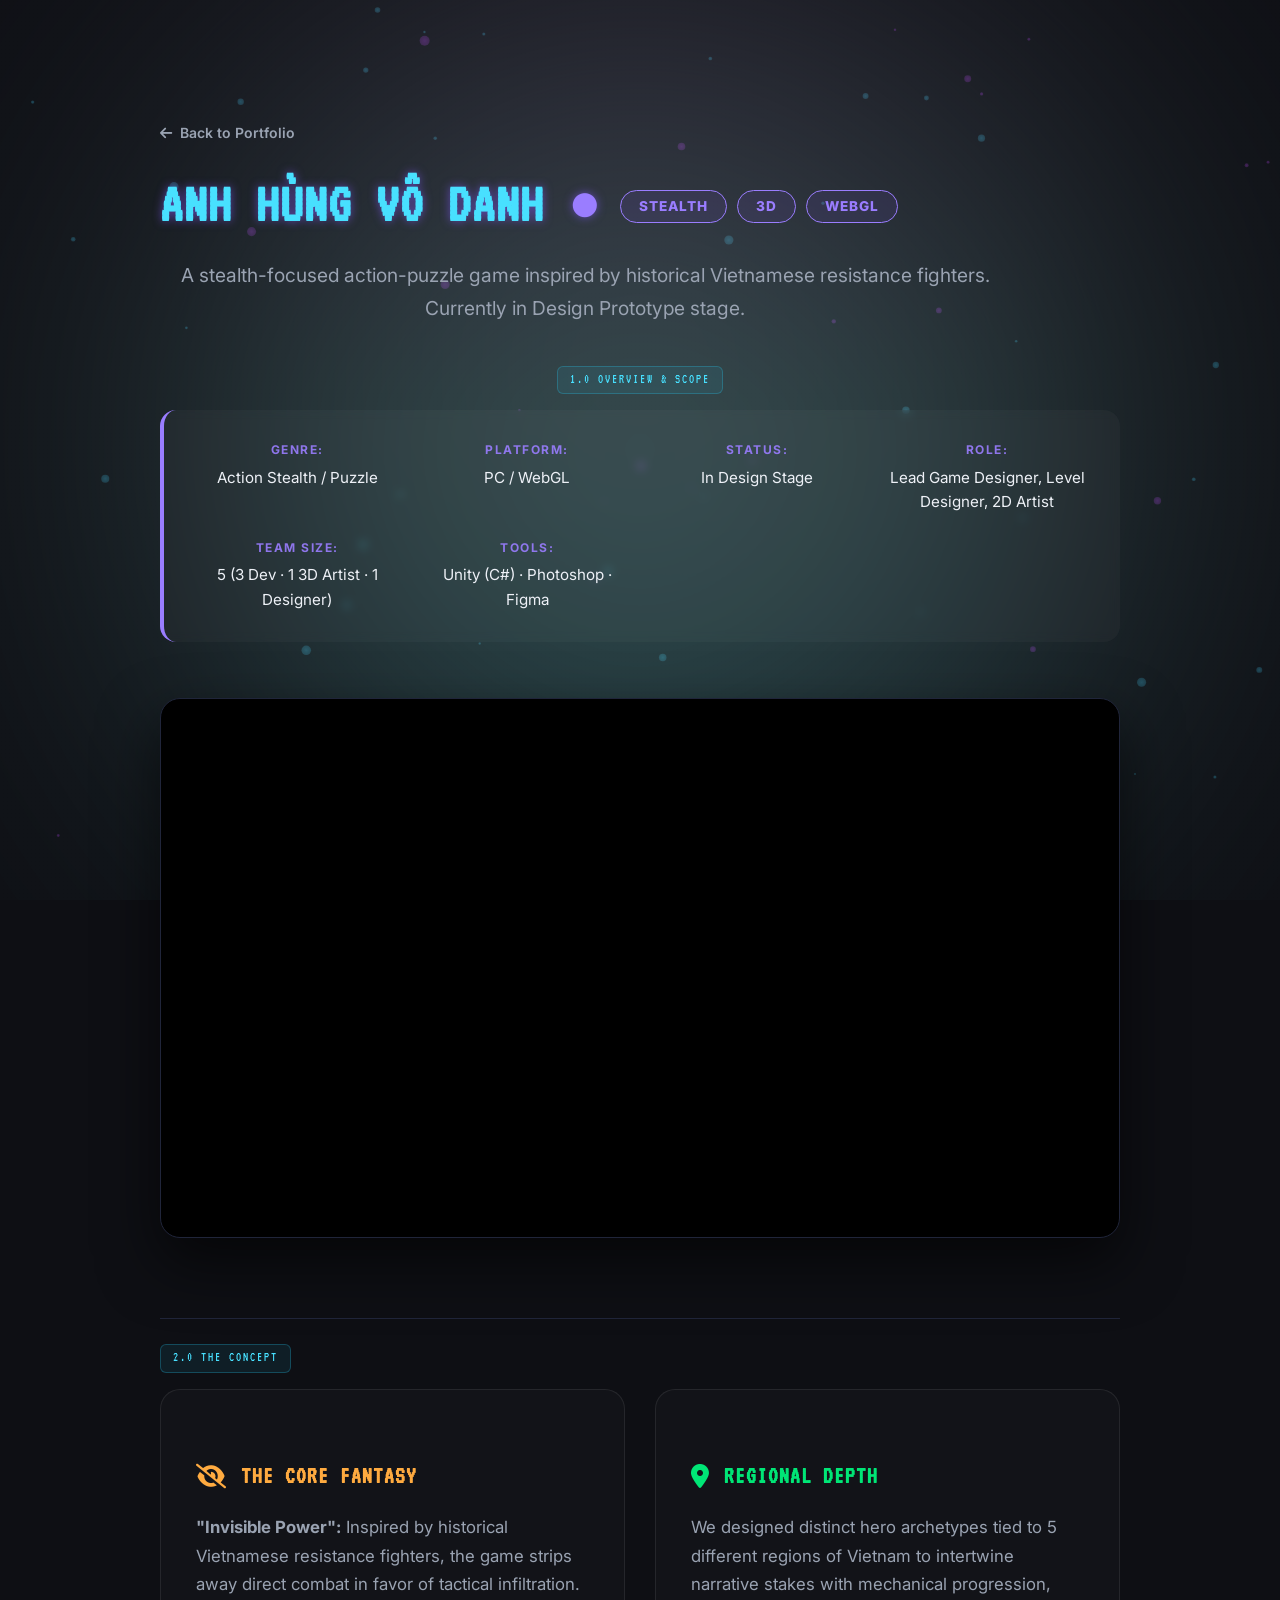
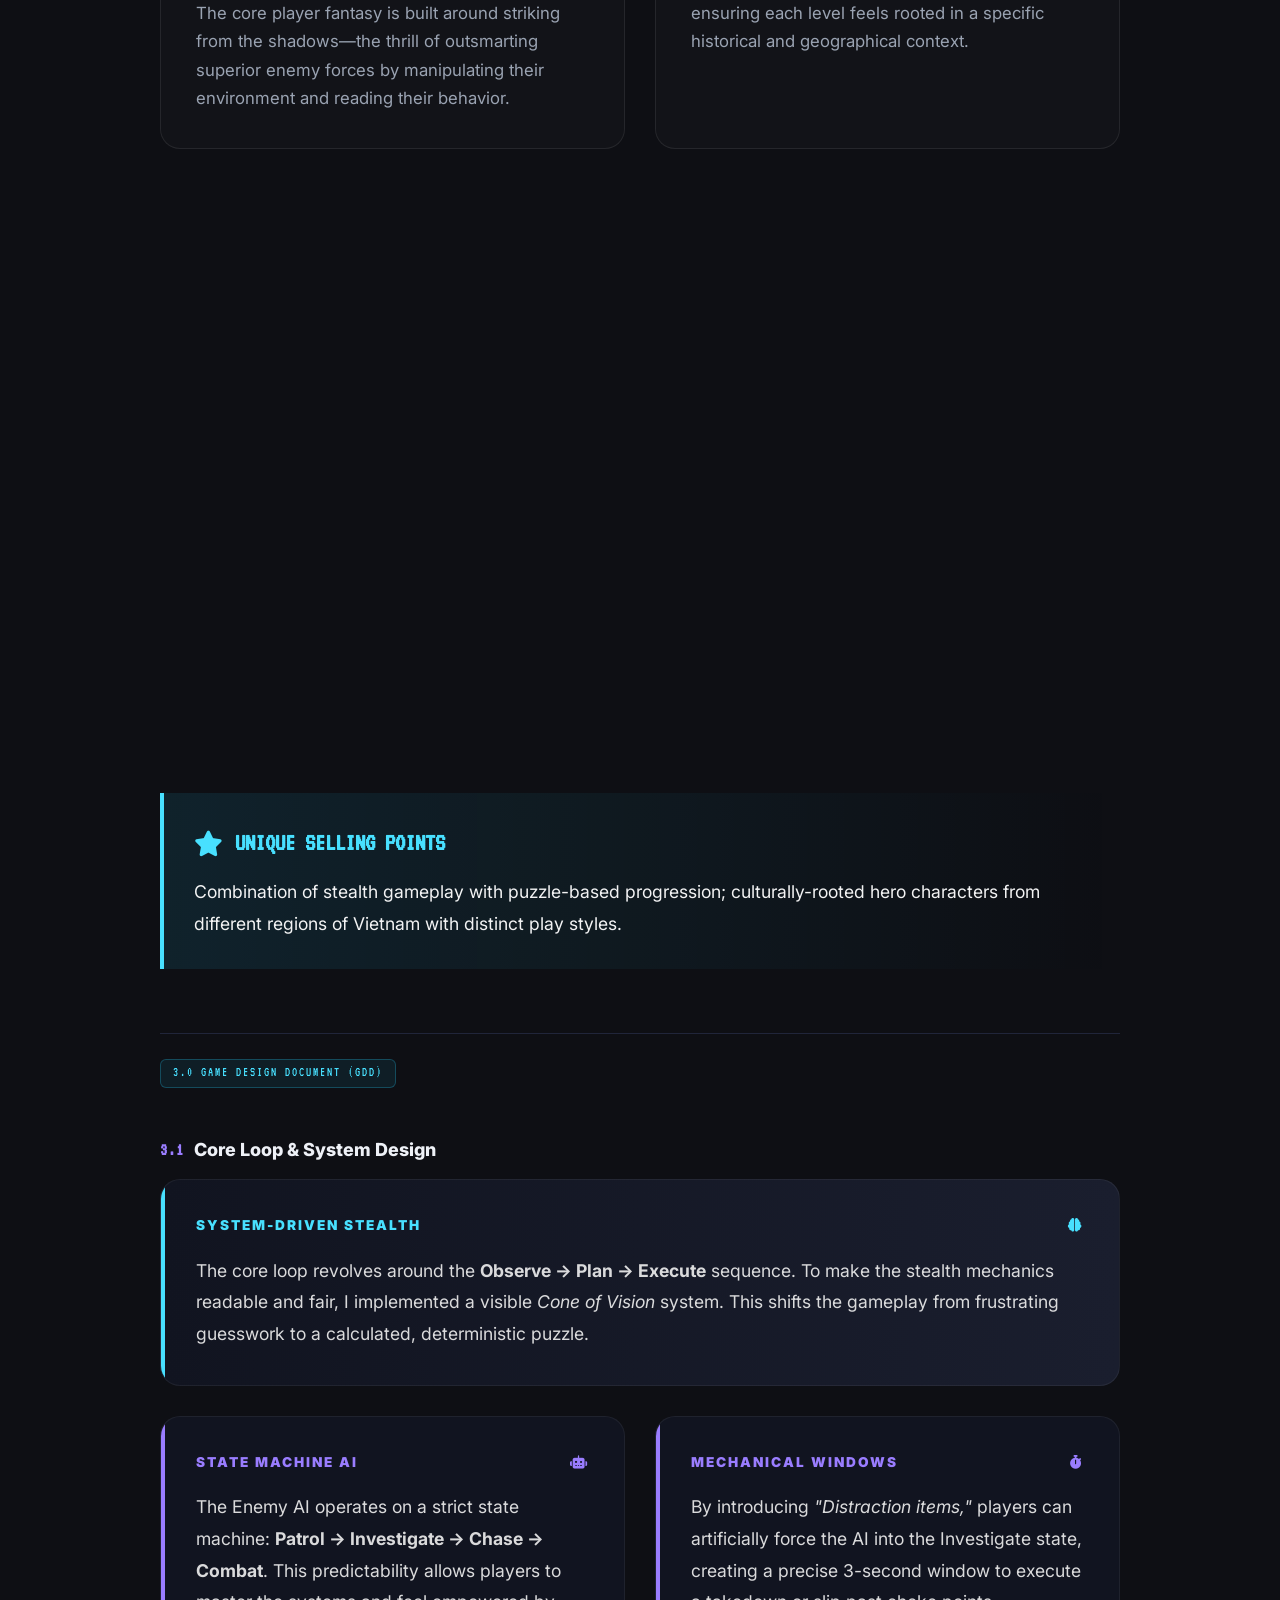
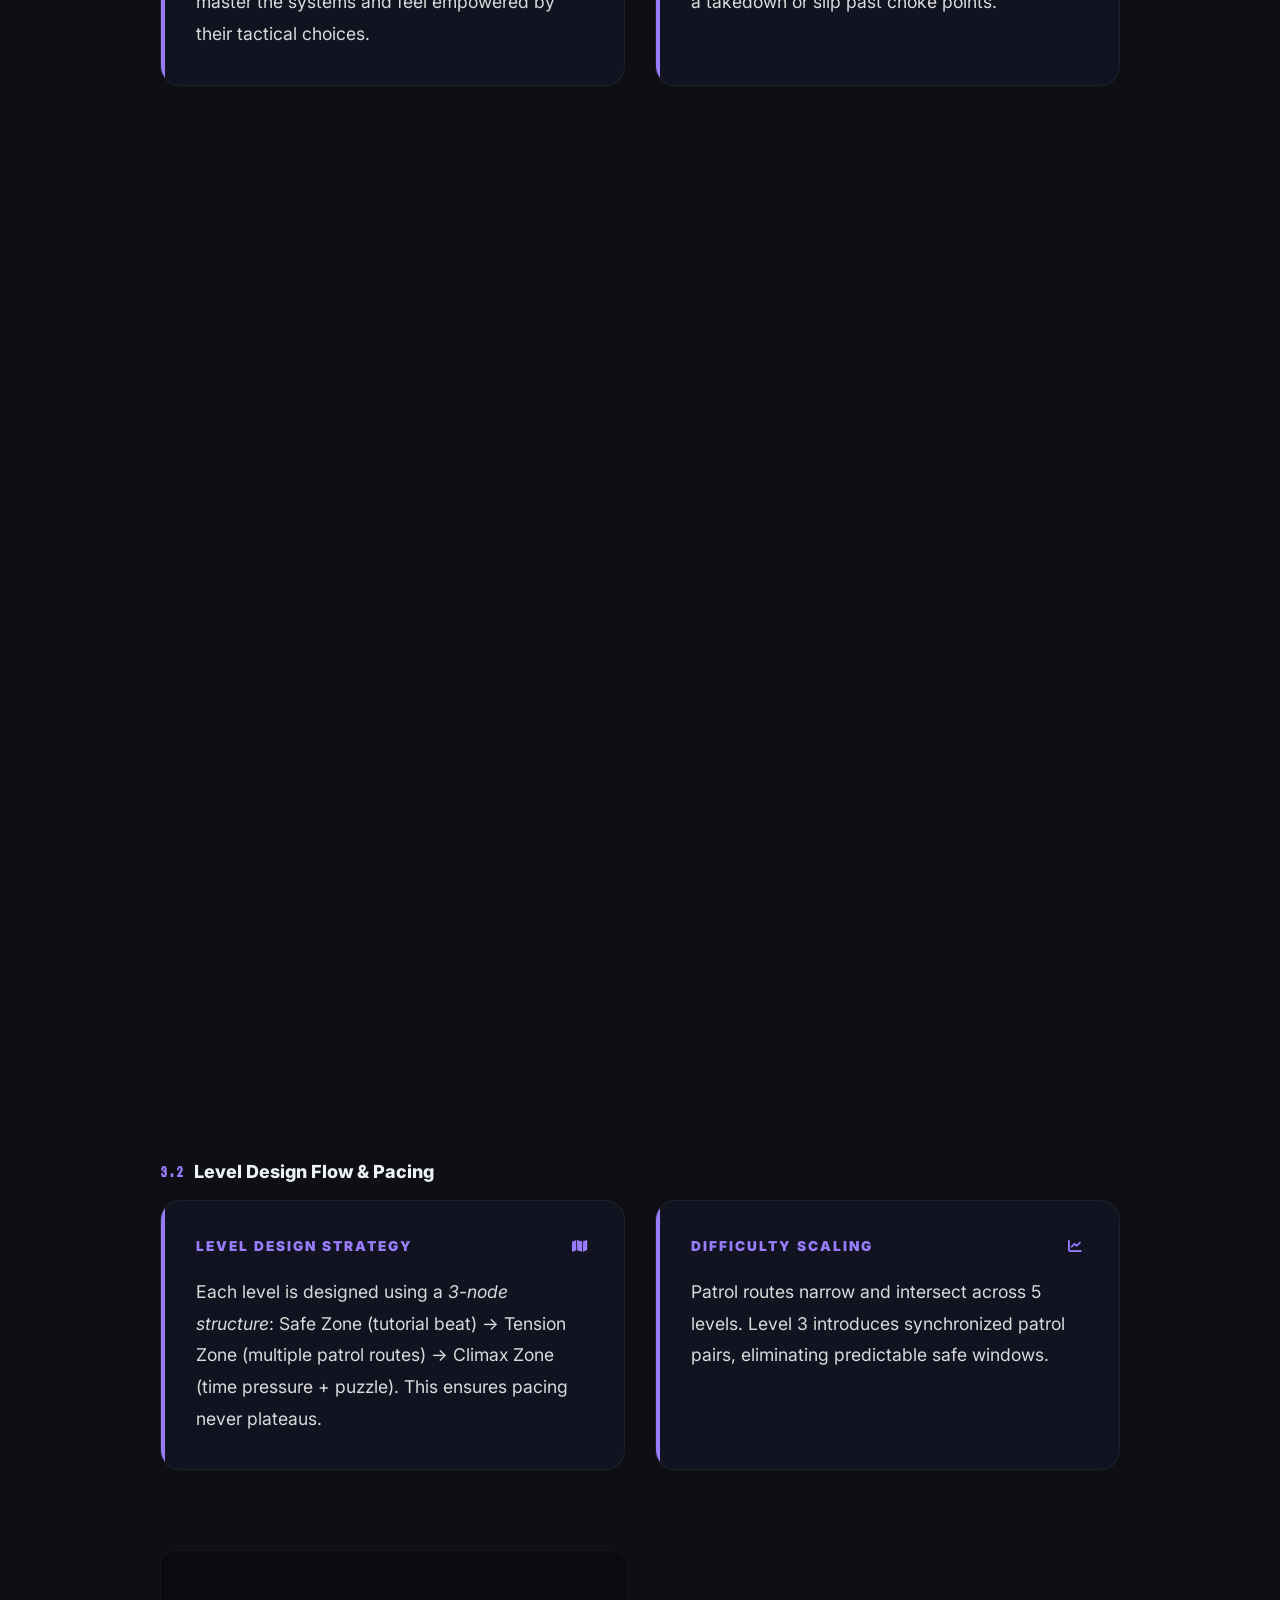
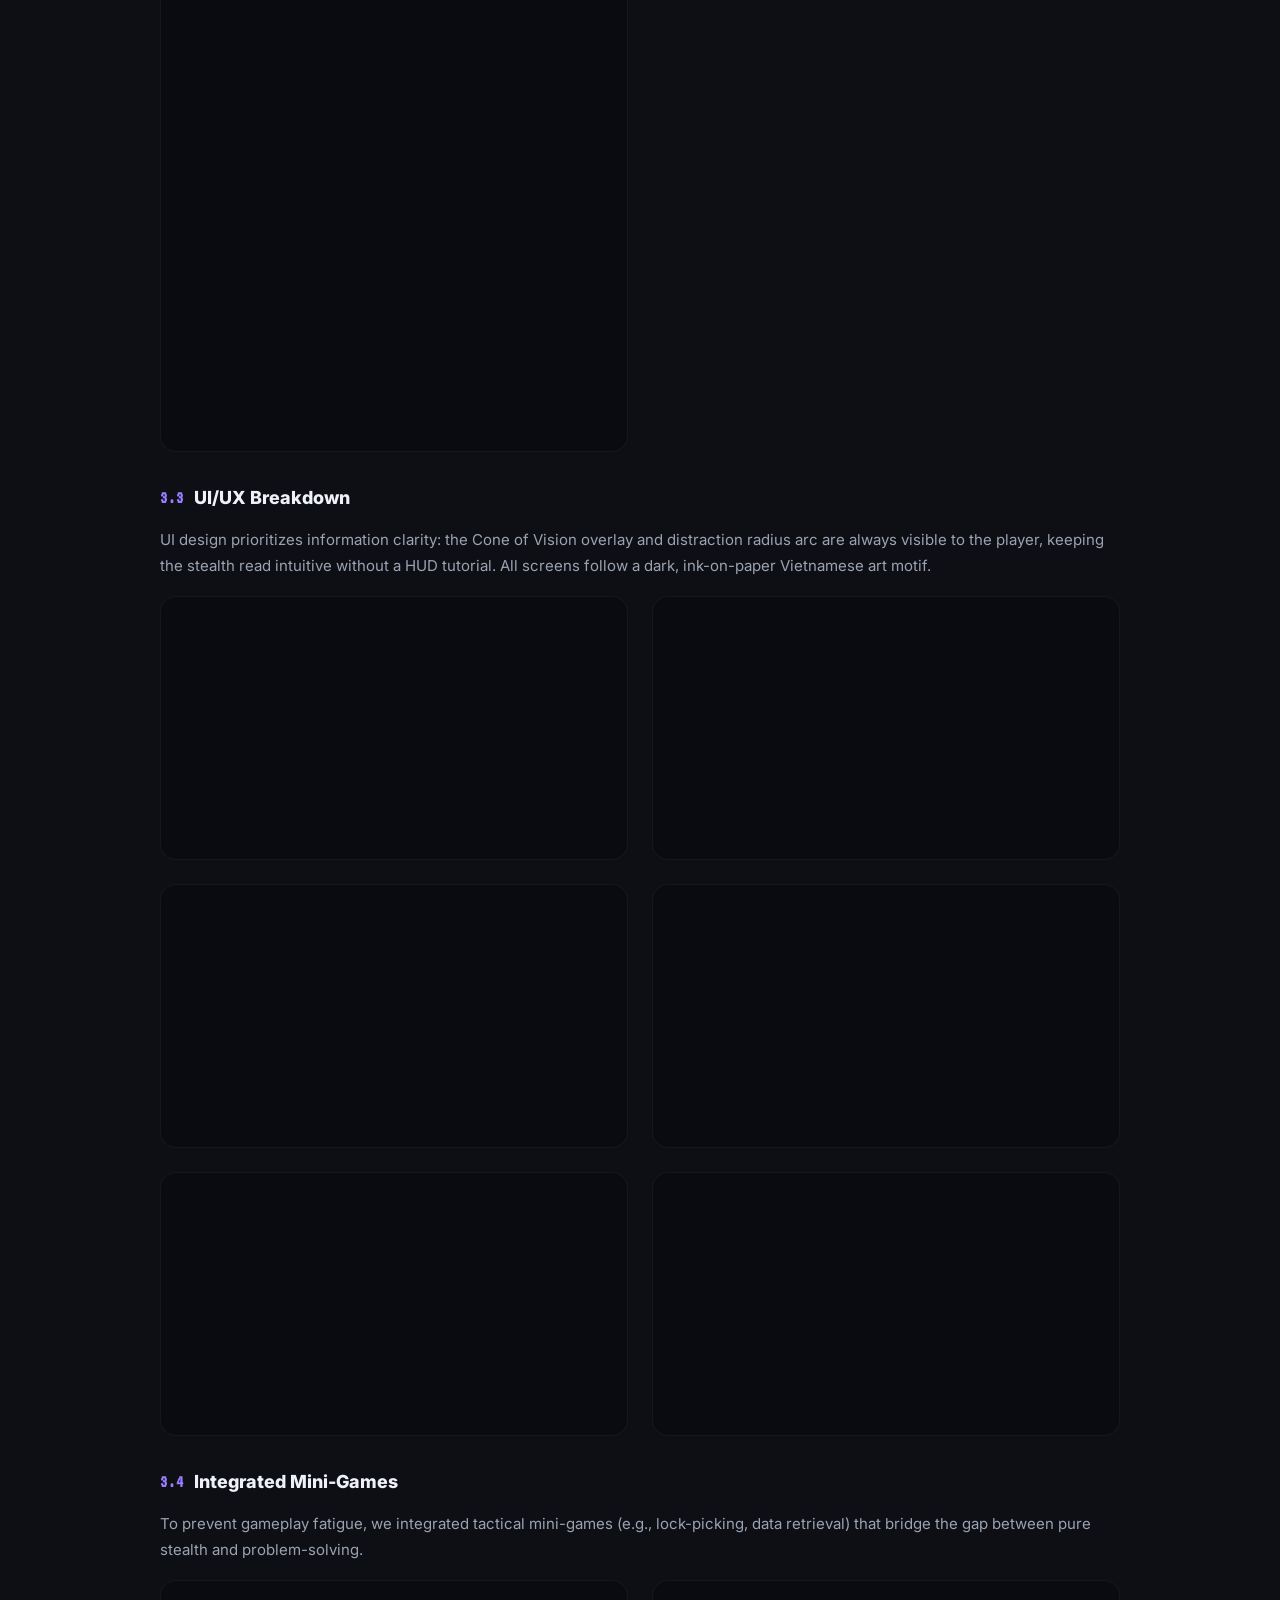
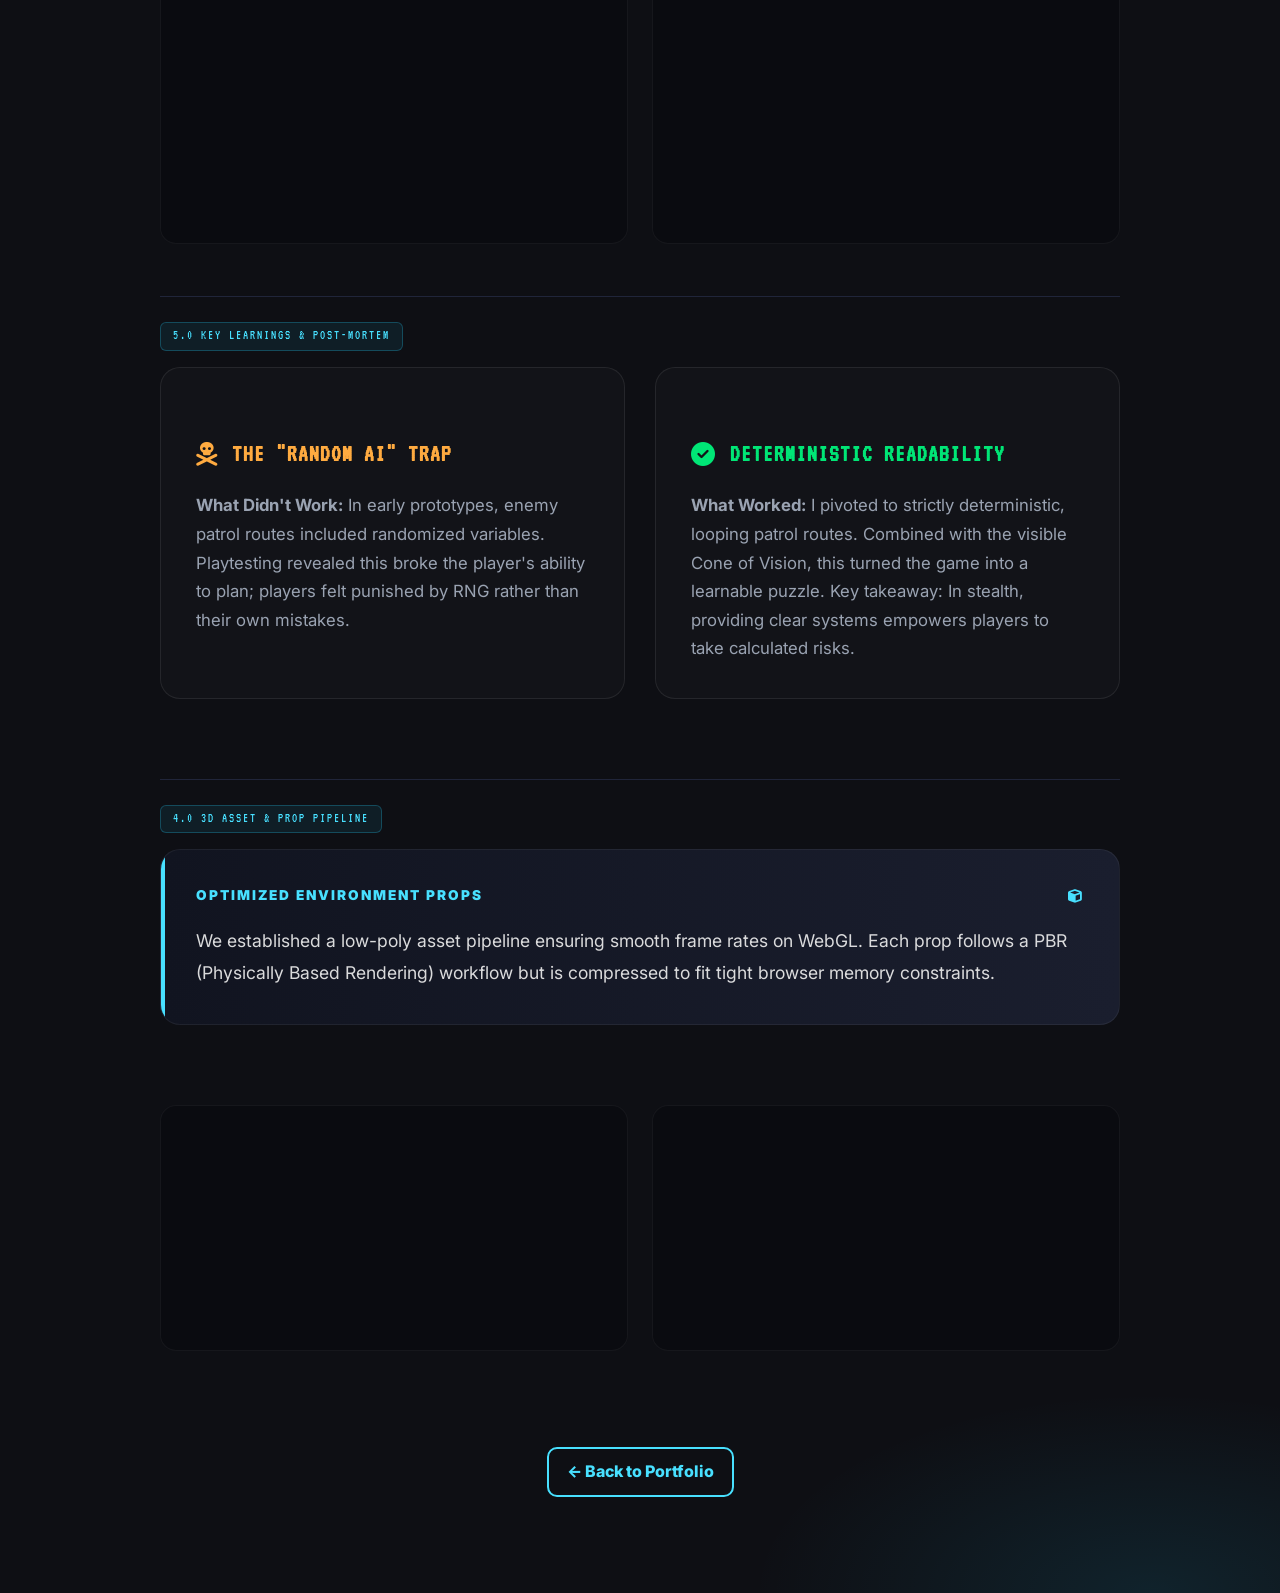
<file: anh-hung-vo-danh.html>
<!DOCTYPE html>
<html lang="en">

<head>
    <meta charset="utf-8" />
    <meta name="viewport" content="width=device-width, initial-scale=1" />
    <title>Anh Hùng Vô Danh · Case Study · NHSSON</title>
    <link rel="stylesheet" href="https://cdnjs.cloudflare.com/ajax/libs/font-awesome/6.5.1/css/all.min.css" />
    <link rel="stylesheet" href="css/site.css" />
    <script defer src="js/site.js"></script>
</head>

<body class="dark">
    <section class="project-detail">
        <div class="container container--narrow">

            <!-- ── Back nav ── -->
            <nav class="detail-breadcrumb">
                <a href="index.html"><i class="fas fa-arrow-left"></i> Back to Portfolio</a>
            </nav>

            <!-- ══════════════════════════════════════
                 SECTION 1.0 — OVERVIEW & SCOPE
            ════════════════════════════════════════ -->
            <header class="project-head">
                <div class="project-title-row">
                    <h1 class="project-title">Anh Hùng Vô Danh <span>●</span></h1>
                    <ul class="taglist">
                        <li>Stealth</li>
                        <li>3D</li>
                        <li>WebGL</li>
                    </ul>
                </div>
                <p class="project-desc">A stealth-focused action-puzzle game inspired by historical Vietnamese resistance fighters. Currently in Design Prototype stage.</p>

                <div class="section-label">1.0 Overview &amp; Scope</div>
                <div class="project-meta-grid">
                    <div><strong>Genre:</strong> Action Stealth / Puzzle</div>
                    <div><strong>Platform:</strong> PC / WebGL</div>
                    <div><strong>Status:</strong> In Design Stage</div>
                    <div><strong>Role:</strong> Lead Game Designer, Level Designer, 2D Artist</div>
                    <div><strong>Team Size:</strong> 5 (3 Dev · 1 3D Artist · 1 Designer)</div>
                    <div><strong>Tools:</strong> Unity (C#) · Photoshop · Figma</div>
                </div>

            </header>

            <!-- ══════════════════════════════════════
                 SECTION 1.5 — VIDEO SHOWCASE
            ════════════════════════════════════════ -->
            <div class="media-showcase-v2">
                <div class="cinema-box">
                    <iframe src="https://www.youtube.com/embed/cMkoh6FQ1zY"
                        allow="accelerometer; autoplay; clipboard-write; encrypted-media; gyroscope; picture-in-picture"
                        allowfullscreen></iframe>
                </div>
            </div>

            <!-- ══════════════════════════════════════
                 SECTION 2.0 — THE CONCEPT
            ════════════════════════════════════════ -->
            <div class="gdd-section">
                <div class="section-label">2.0 The Concept</div>
                <div class="designer-insights">
                    <div class="insight-box challenge">
                        <h4><i class="fas fa-eye-slash"></i> THE CORE FANTASY</h4>
                        <p><strong>"Invisible Power":</strong> Inspired by historical Vietnamese resistance fighters, the game strips away direct combat in favor of tactical infiltration. The core player fantasy is built around striking from the shadows—the thrill of outsmarting superior enemy forces by manipulating their environment and reading their behavior.</p>
                    </div>
                    <div class="insight-box solution">
                        <h4><i class="fas fa-map-marker-alt"></i> REGIONAL DEPTH</h4>
                        <p>We designed distinct hero archetypes tied to 5 different regions of Vietnam to intertwine narrative stakes with mechanical progression, ensuring each level feels rooted in a specific historical and geographical context.</p>
                    </div>
                </div>
                <div class="placeholder-block">
                    <img src="images/AnhHungVoDanh/Anh Hùng Vô Danh.png" alt="Anh Hùng Vô Danh Concept" />
                </div>

                <div class="usp-banner">
                    <h3><i class="fas fa-star"></i> UNIQUE SELLING POINTS</h3>
                    <p>Combination of stealth gameplay with puzzle-based progression; culturally-rooted hero characters from different regions of Vietnam with distinct play styles.</p>
                </div>
            </div>

            <!-- ══════════════════════════════════════
                 SECTION 3.0 — GAME DESIGN DOCUMENT
            ════════════════════════════════════════ -->
            <div class="gdd-section">
                <div class="section-label">3.0 Game Design Document (GDD)</div>

                <!-- 3.1 Core Loop -->
                <h3 class="gdd-sub-title"><span class="sub-num">3.1</span> Core Loop &amp; System Design</h3>
                <div class="gdd-grid">
                    <div class="gdd-card full-width">
                        <h3>SYSTEM-DRIVEN STEALTH <i class="fas fa-brain"></i></h3>
                        <p>The core loop revolves around the <strong>Observe → Plan → Execute</strong> sequence. To make the stealth mechanics readable and fair, I implemented a visible <em>Cone of Vision</em> system. This shifts the gameplay from frustrating guesswork to a calculated, deterministic puzzle.</p>
                    </div>
                    <div class="gdd-card">
                        <h3>STATE MACHINE AI <i class="fas fa-robot"></i></h3>
                        <p>The Enemy AI operates on a strict state machine: <strong>Patrol → Investigate → Chase → Combat</strong>. This predictability allows players to master the systems and feel empowered by their tactical choices.</p>
                    </div>
                    <div class="gdd-card">
                        <h3>MECHANICAL WINDOWS <i class="fas fa-stopwatch"></i></h3>
                        <p>By introducing <em>"Distraction items,"</em> players can artificially force the AI into the Investigate state, creating a precise 3-second window to execute a takedown or slip past choke points.</p>
                    </div>
                </div>
                <div class="placeholder-block">
                    <img src="images/AnhHungVoDanh/Core Loop AHVD.png" alt="Core Loop Visualization" />
                </div>

                <!-- 3.2 Level Design -->
                <h3 class="gdd-sub-title"><span class="sub-num">3.2</span> Level Design Flow &amp; Pacing</h3>
                <div class="gdd-grid">
                    <div class="gdd-card">
                        <h3>LEVEL DESIGN STRATEGY <i class="fas fa-map"></i></h3>
                        <p>Each level is designed using a <em>3-node structure</em>: Safe Zone (tutorial beat) → Tension Zone (multiple patrol routes) → Climax Zone (time pressure + puzzle). This ensures pacing never plateaus.</p>
                    </div>
                    <div class="gdd-card">
                        <h3>DIFFICULTY SCALING <i class="fas fa-chart-line"></i></h3>
                        <p>Patrol routes narrow and intersect across 5 levels. Level 3 introduces synchronized patrol pairs, eliminating predictable safe windows.</p>
                    </div>
                </div>
                <div class="gallery-section">
                    <div class="gallery-grid-v2" id="levelGrid">
                        <div class="gallery-item"><img src="images/AnhHungVoDanh/Thiết kế Map.png" alt="Map Design" /></div>
                    </div>
                </div>

                <!-- 3.3 UI/UX Breakdown -->
                <h3 class="gdd-sub-title"><span class="sub-num">3.3</span> UI/UX Breakdown</h3>
                <p class="gdd-body-text">UI design prioritizes information clarity: the Cone of Vision overlay and distraction radius arc are always visible to the player, keeping the stealth read intuitive without a HUD tutorial. All screens follow a dark, ink-on-paper Vietnamese art motif.</p>
                <div class="gallery-grid-v2" id="uiGrid">
                    <div class="gallery-item"><img src="images/AnhHungVoDanh/Main Screen UI.png" alt="Main UI" /></div>
                    <div class="gallery-item"><img src="images/AnhHungVoDanh/InGame UI.png" alt="InGame UI" /></div>
                    <div class="gallery-item"><img src="images/AnhHungVoDanh/UI Giao nhiệm vụ.png" alt="Quest UI" /></div>
                    <div class="gallery-item"><img src="images/AnhHungVoDanh/UI Hoàn thành màn chơi.png" alt="Complete UI" /></div>
                    <div class="gallery-item"><img src="images/AnhHungVoDanh/UI Lose game.png" alt="Lose UI" /></div>
                    <div class="gallery-item"><img src="images/AnhHungVoDanh/UI Pause game.png" alt="Pause UI" /></div>
                    <div class="gallery-item"><img src="images/AnhHungVoDanh/UI Select Level.png" alt="Level Select" /></div>
                    <div class="gallery-item"><img src="images/AnhHungVoDanh/UI Tương tác.png" alt="Interaction UI" /></div>
                    <div class="gallery-item"><img src="images/AnhHungVoDanh/UI Hướng Dẫn Chơi.png" alt="Tutorial UI" /></div>
                </div>

                <!-- 3.4 Mini-Game Design -->
                <h3 class="gdd-sub-title"><span class="sub-num">3.4</span> Integrated Mini-Games</h3>
                <p class="gdd-body-text">To prevent gameplay fatigue, we integrated tactical mini-games (e.g., lock-picking, data retrieval) that bridge the gap between pure stealth and problem-solving.</p>
                <div class="gallery-grid-v2">
                    <div class="gallery-item"><img src="images/AnhHungVoDanh/UI Mini Game 1 Level 3.png" alt="Mini Game 1" /></div>
                    <div class="gallery-item"><img src="images/AnhHungVoDanh/UI MiniGame 2 Level 3.png" alt="Mini Game 2" /></div>
                </div>


            <!-- ══════════════════════════════════════
                 SECTION 5.0 — KEY LEARNINGS
            ════════════════════════════════════════ -->
            <div class="gdd-section">
                <div class="section-label">5.0 Key Learnings &amp; Post-Mortem</div>
                <div class="designer-insights">
                    <div class="insight-box challenge">
                        <h4><i class="fas fa-skull-crossbones"></i> THE "RANDOM AI" TRAP</h4>
                        <p><strong>What Didn't Work:</strong> In early prototypes, enemy patrol routes included randomized variables. Playtesting revealed this broke the player's ability to plan; players felt punished by RNG rather than their own mistakes.</p>
                    </div>
                    <div class="insight-box solution">
                        <h4><i class="fas fa-check-circle"></i> DETERMINISTIC READABILITY</h4>
                        <p><strong>What Worked:</strong> I pivoted to strictly deterministic, looping patrol routes. Combined with the visible Cone of Vision, this turned the game into a learnable puzzle. Key takeaway: In stealth, providing clear systems empowers players to take calculated risks.</p>
                    </div>
                </div>
            </div>


            <!-- ══════════════════════════════════════
                 SECTION 4.0 — 3D ASSET OPTIMIZATION
            ════════════════════════════════════════ -->
            <div class="gdd-section">
                <div class="section-label">4.0 3D Asset & Prop Pipeline</div>
                <div class="gdd-grid">
                    <div class="gdd-card full-width">
                        <h3>OPTIMIZED ENVIRONMENT PROPS <i class="fas fa-cube"></i></h3>
                        <p>We established a low-poly asset pipeline ensuring smooth frame rates on WebGL. Each prop follows a PBR (Physically Based Rendering) workflow but is compressed to fit tight browser memory constraints.</p>
                    </div>
                </div>
                <div class="gallery-grid-v2">
                    <div class="gallery-item"><img src="images/AnhHungVoDanh/Asset 3d.jpg" alt="3D Asset 1" /></div>
                    <div class="gallery-item"><img src="images/AnhHungVoDanh/Asset 3d 1.jpg" alt="3D Asset 2" /></div>
                </div>
            </div>

            <footer class="project-footer">
                <a href="index.html" class="btn-ghost">← Back to Portfolio</a>
            </footer>
        </div>
    </section>
</body>

</html>
</file>
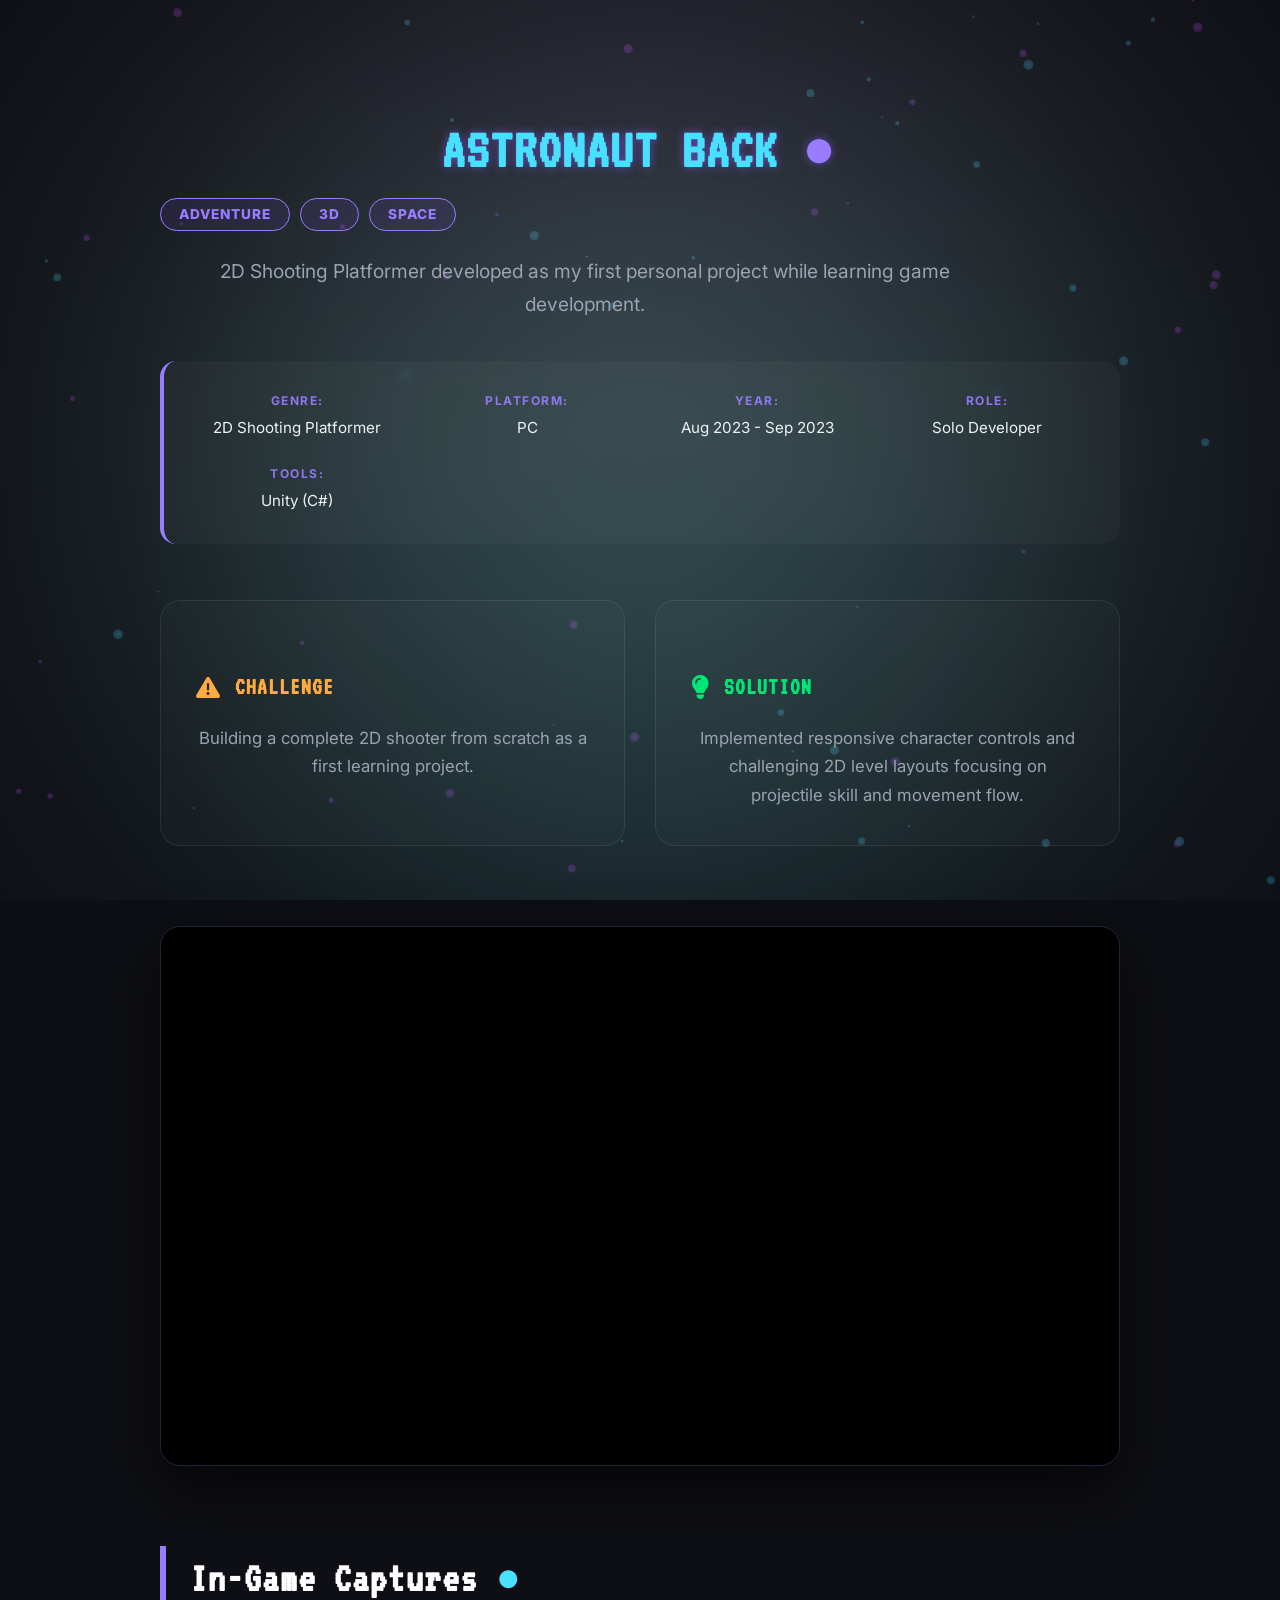
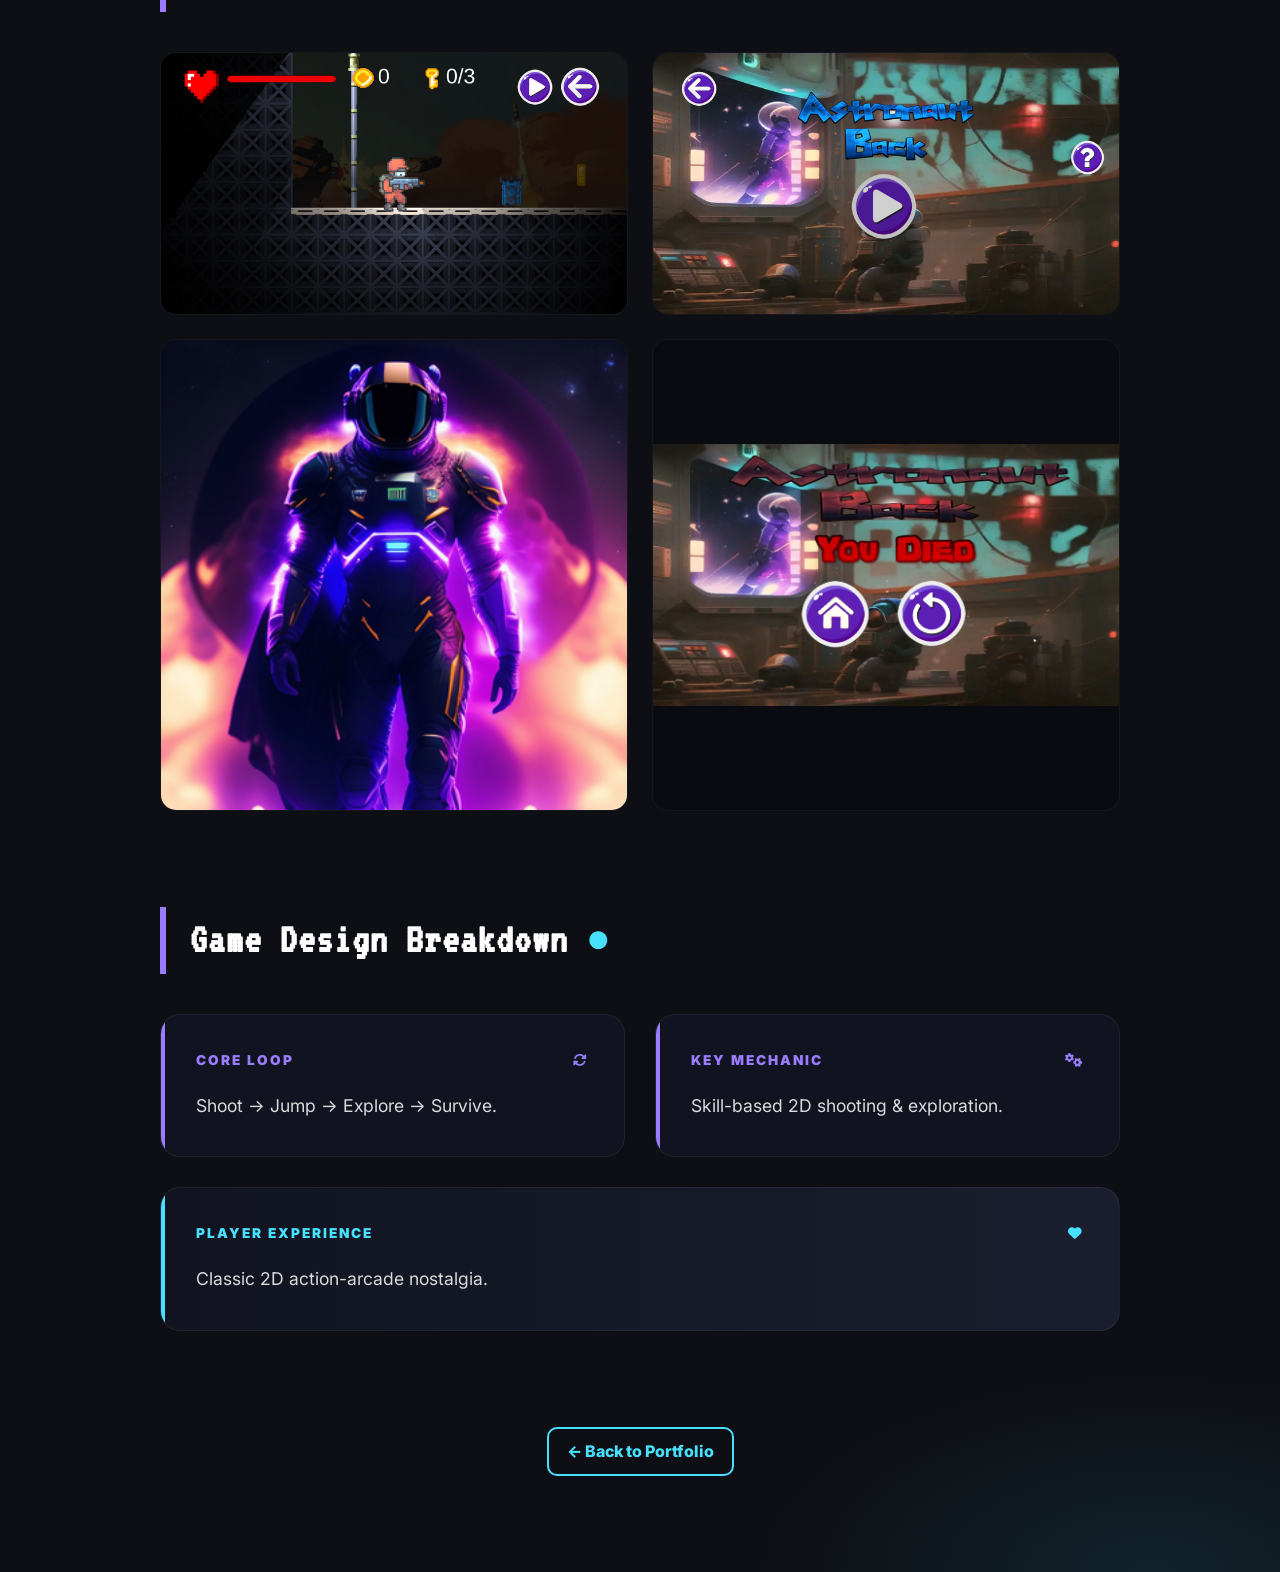
<file: astronaut.html>
<!DOCTYPE html>
<html lang="en">

<head>
    <meta charset="utf-8" />
    <meta name="viewport" content="width=device-width, initial-scale=1" />
    <title>Astronaut Back · NHSSON Portfolio</title>
    <link rel="stylesheet" href="https://cdnjs.cloudflare.com/ajax/libs/font-awesome/6.5.1/css/all.min.css" />
    <link rel="stylesheet" href="css/site.css" />
    <script defer src="js/site.js"></script>
</head>

<body class="dark">
    <section class="project-detail">
        <div class="container container--narrow">
            <header class="project-head">
                <h1 class="project-title">Astronaut Back <span>●</span></h1>
                <ul class="taglist">
                    <li>Adventure</li>
                    <li>3D</li>
                    <li>Space</li>
                </ul>
                <p class="project-desc">2D Shooting Platformer developed as my first personal project while learning
                    game development.</p>
                <div class="project-meta-grid">
                    <div><strong>Genre:</strong> 2D Shooting Platformer</div>
                    <div><strong>Platform:</strong> PC</div>
                    <div><strong>Year:</strong> Aug 2023 - Sep 2023</div>
                    <div><strong>Role:</strong> Solo Developer</div>
                    <div><strong>Tools:</strong> Unity (C#)</div>
                </div>

                <div class="designer-insights">
                    <div class="insight-box challenge">
                        <h4><i class="fas fa-exclamation-triangle"></i> CHALLENGE</h4>
                        <p>Building a complete 2D shooter from scratch as a first learning project.</p>
                    </div>
                    <div class="insight-box solution">
                        <h4><i class="fas fa-lightbulb"></i> SOLUTION</h4>
                        <p>Implemented responsive character controls and challenging 2D level layouts focusing on
                            projectile skill and movement flow.</p>
                    </div>
                </div>
            </header>

            <div class="media-showcase-v2">
                <div class="cinema-box">
                    <iframe src="https://www.youtube.com/embed/FYkWITFaCJo"
                        allow="accelerometer; autoplay; clipboard-write; encrypted-media; gyroscope; picture-in-picture"
                        allowfullscreen></iframe>
                </div>
            </div>

            <div class="gallery-section">
                <h2 class="section-title">In-Game Captures <span>●</span></h2>
                <div class="gallery-wrapper">
                    <div class="gallery-grid-v2">
                        <div class="gallery-item"><img src="images/Astronaut Back/Astro1.png" alt="InGame" /></div>
                        <div class="gallery-item"><img src="images/Astronaut Back/Astro2.png" alt="InGame" /></div>
                        <div class="gallery-item"><img src="images/Astronaut Back/Astro3.png" alt="InGame" /></div>
                        <div class="gallery-item"><img src="images/Astronaut Back/Astro4.png" alt="InGame" /></div>
                    </div>
                </div>
            </div>

            <div class="blueprint-section">
                <h2 class="section-title">Game Design Breakdown <span>●</span></h2>
                <div class="gdd-grid">
                    <div class="gdd-card">
                        <h3>CORE LOOP <i class="fas fa-sync-alt"></i></h3>
                        <p>Shoot -> Jump -> Explore -> Survive.</p>
                    </div>
                    <div class="gdd-card">
                        <h3>KEY MECHANIC <i class="fas fa-cogs"></i></h3>
                        <p>Skill-based 2D shooting & exploration.</p>
                    </div>
                    <div class="gdd-card full-width">
                        <h3>PLAYER EXPERIENCE <i class="fas fa-heart"></i></h3>
                        <p>Classic 2D action-arcade nostalgia.</p>
                    </div>
                </div>
            </div>

            <footer class="project-footer">
                <a href="index.html" class="btn-ghost">← Back to Portfolio</a>
            </footer>
        </div>
    </section>
</body>

</html>
</file>
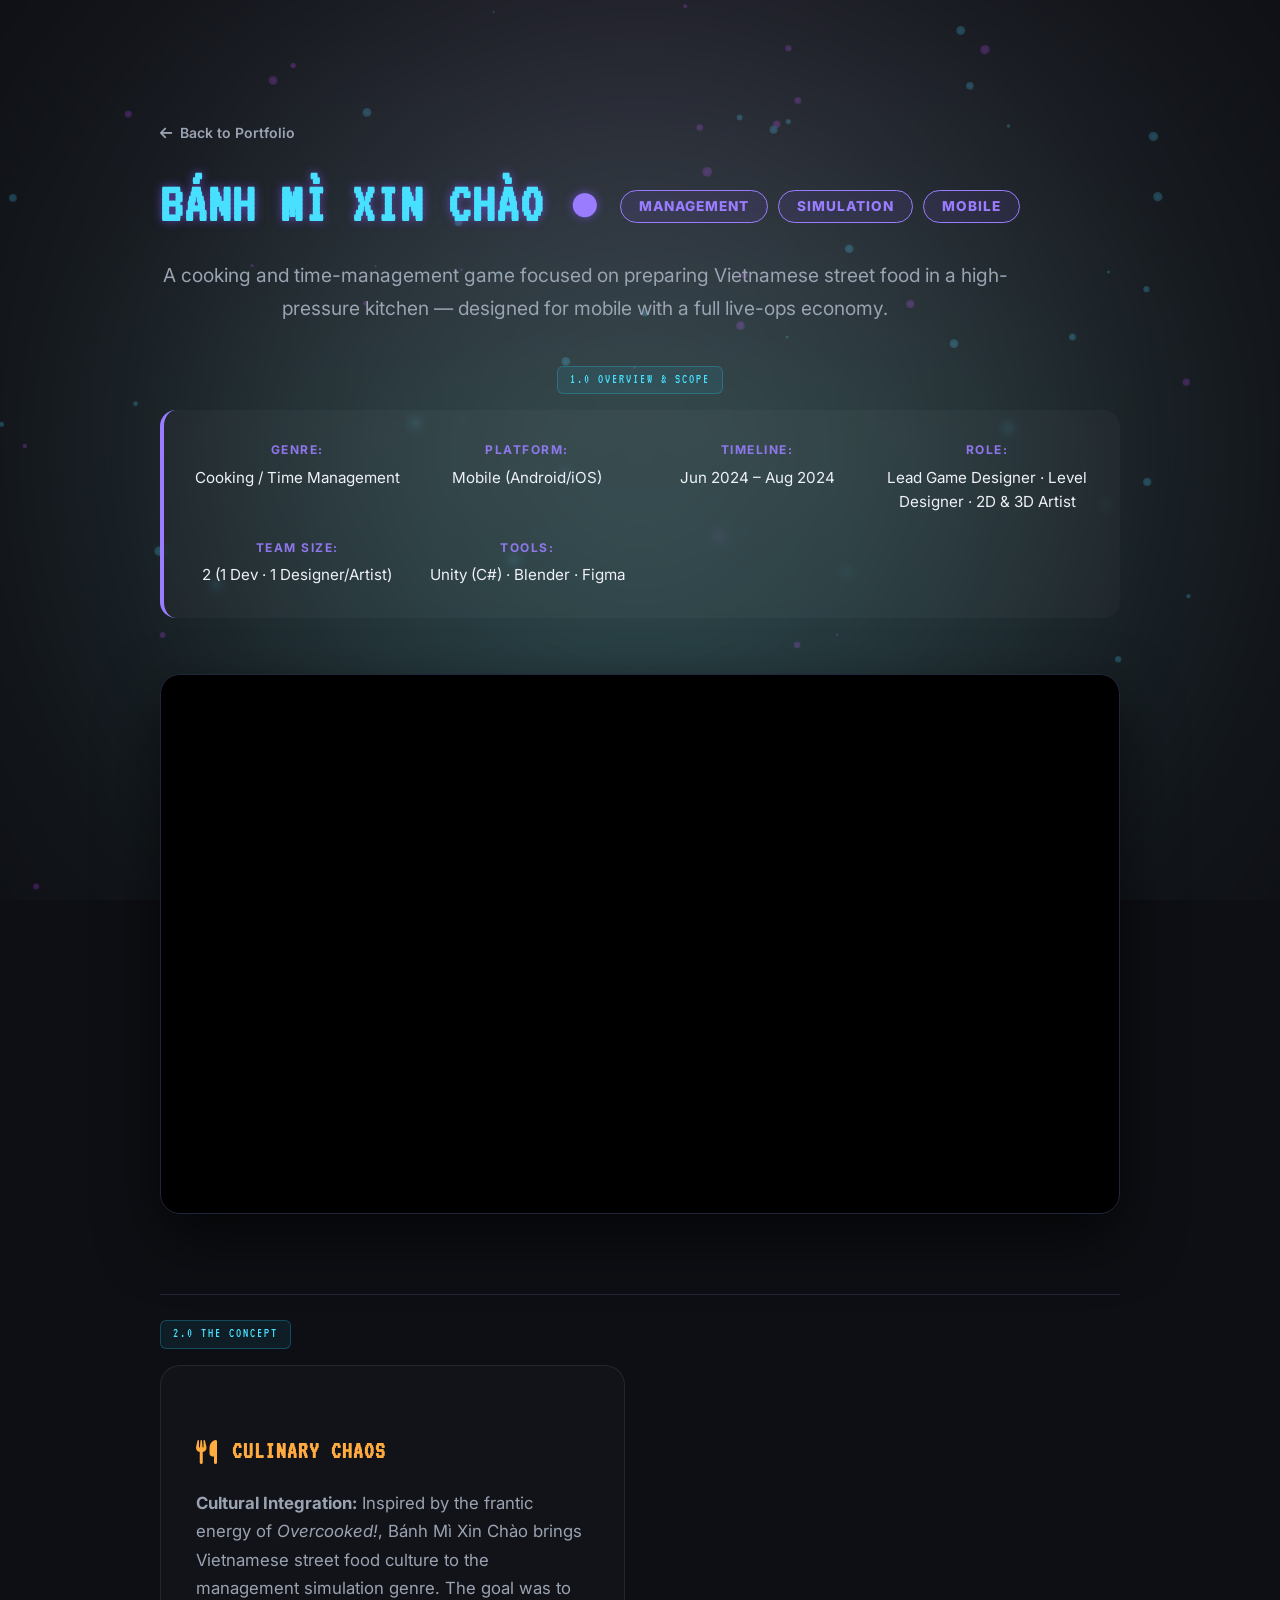
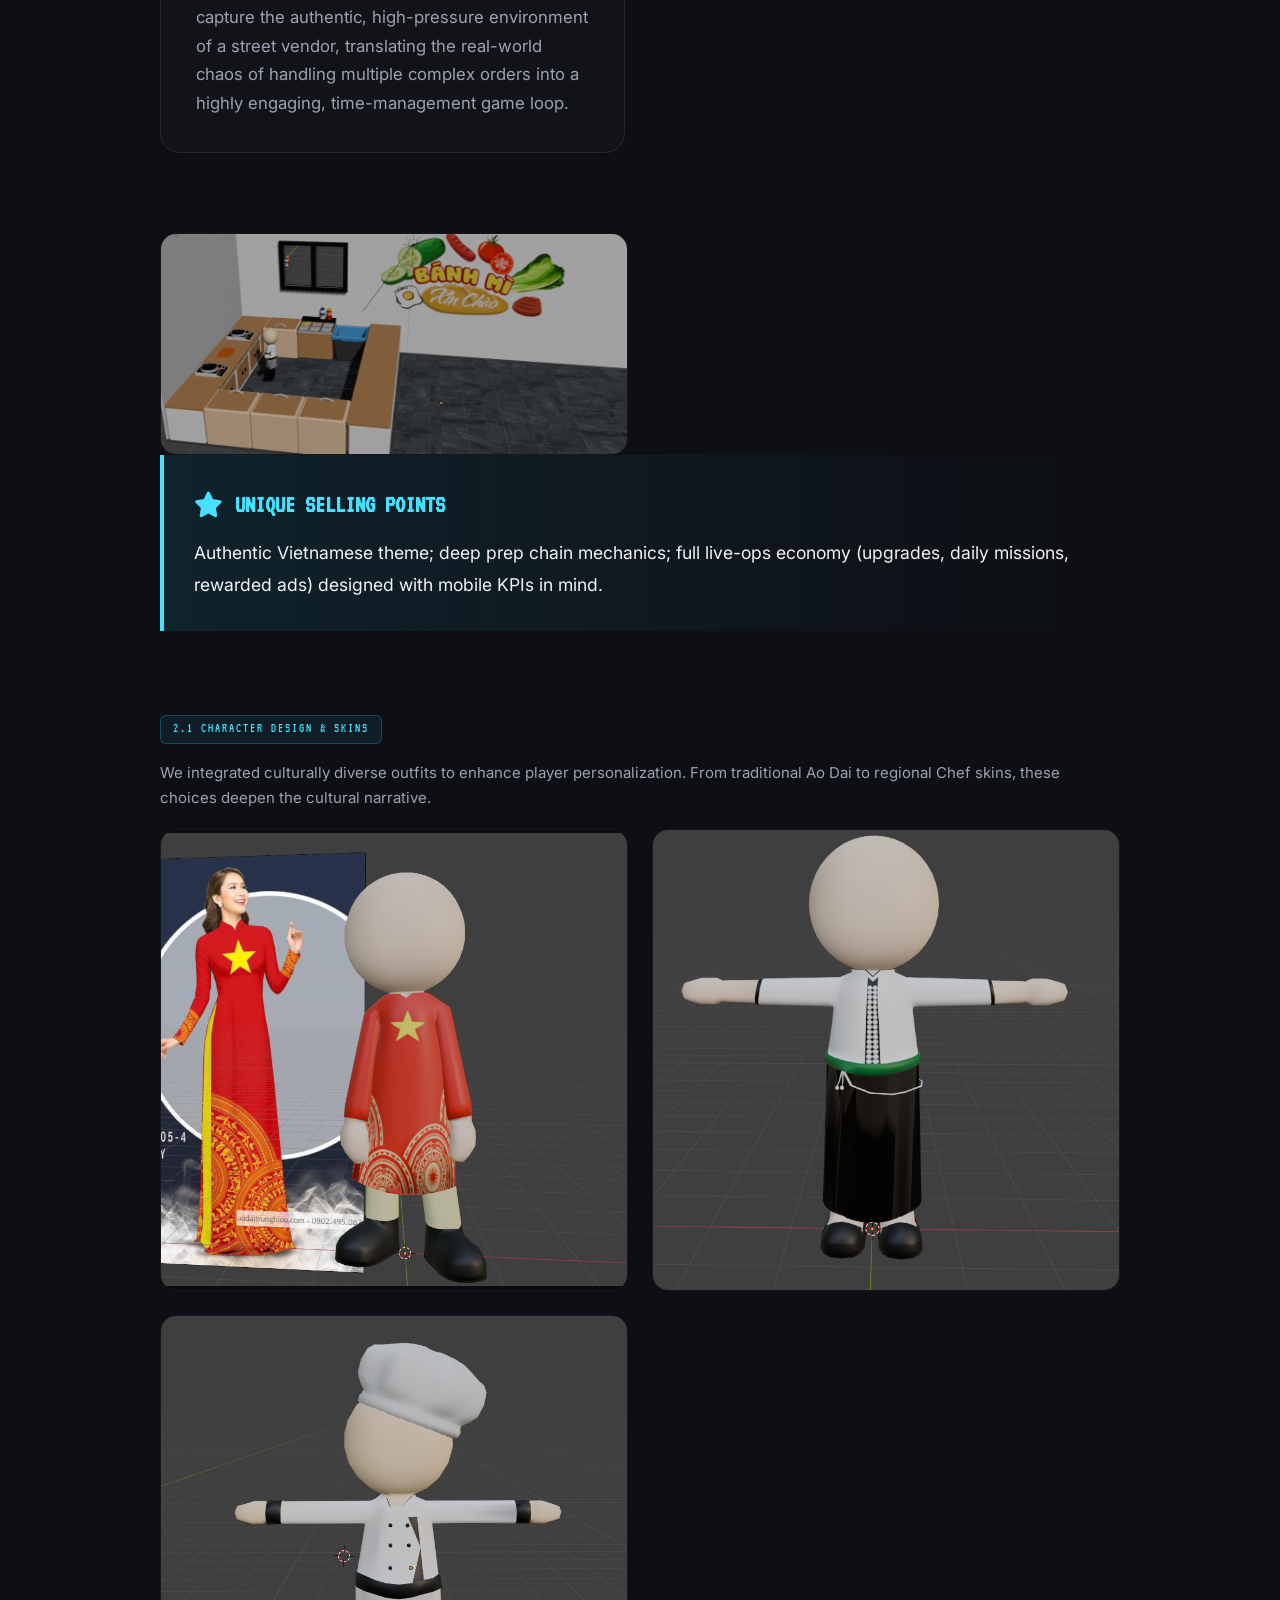
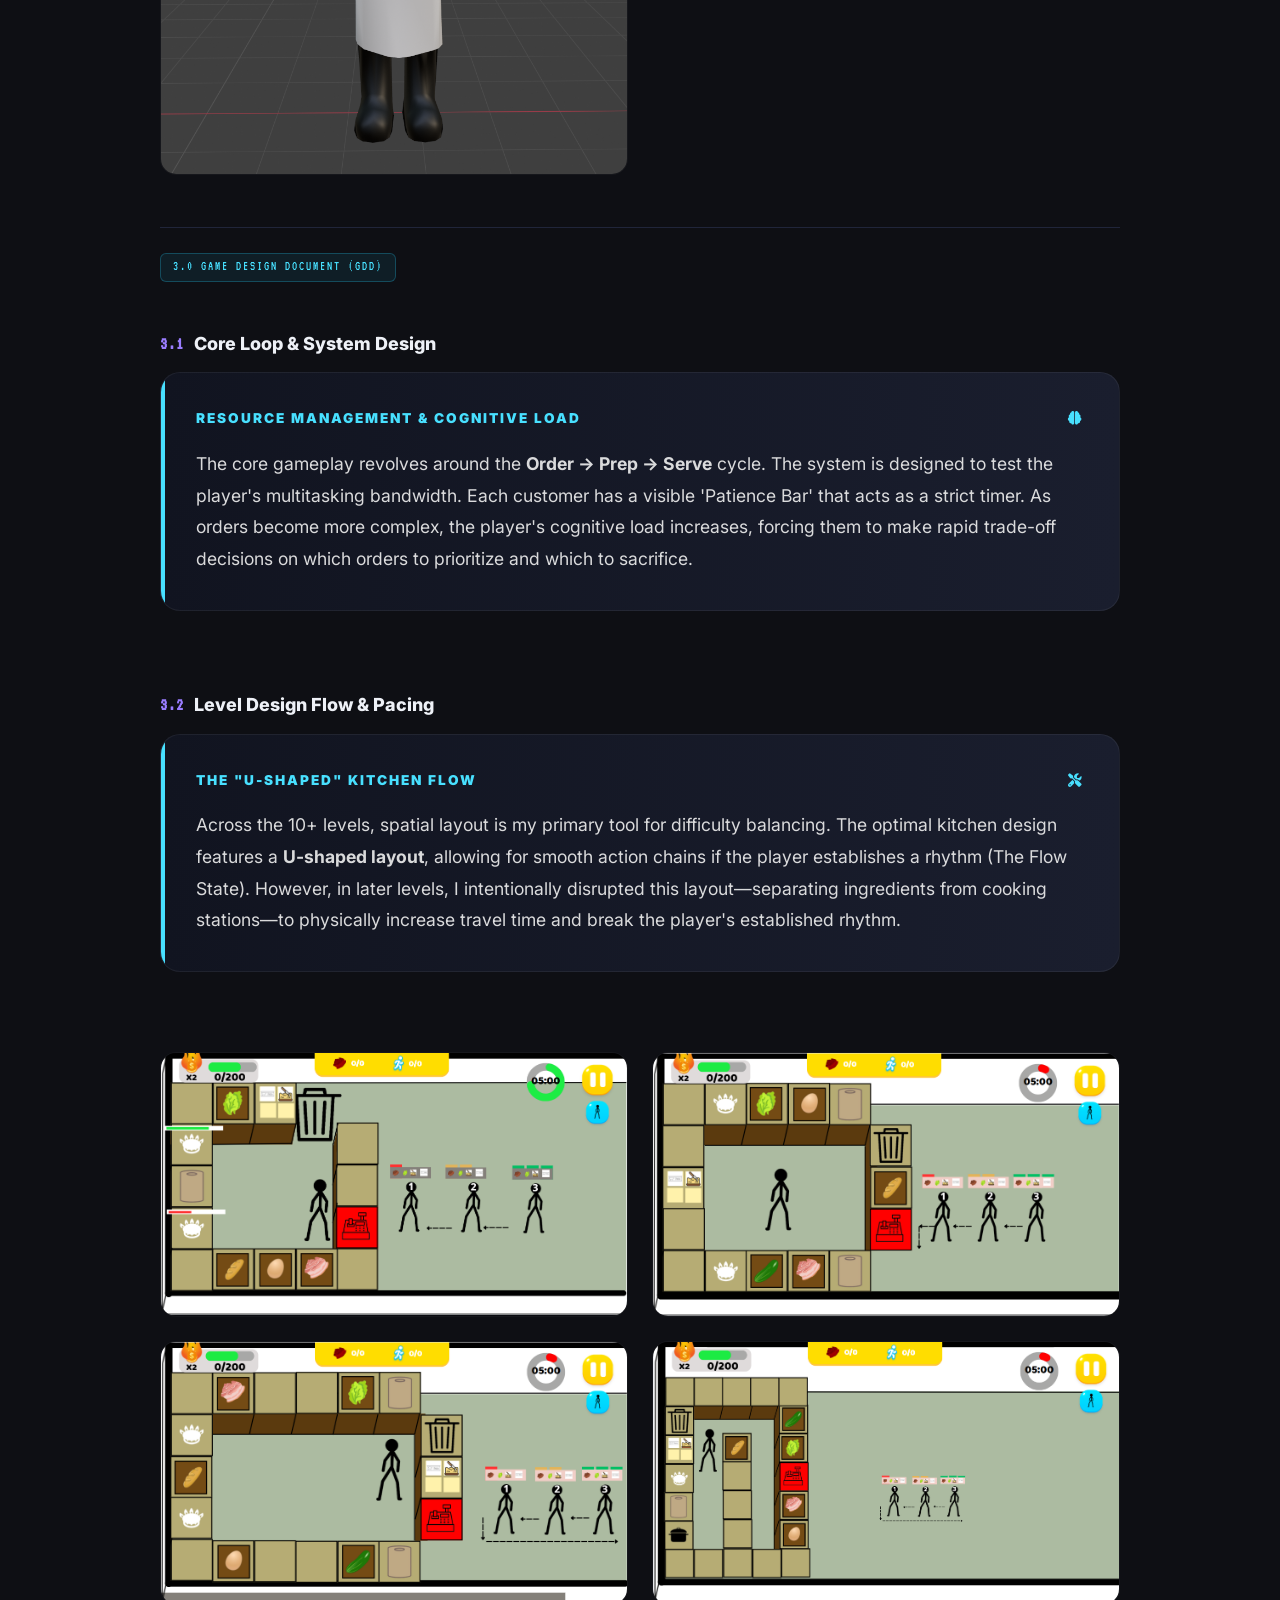
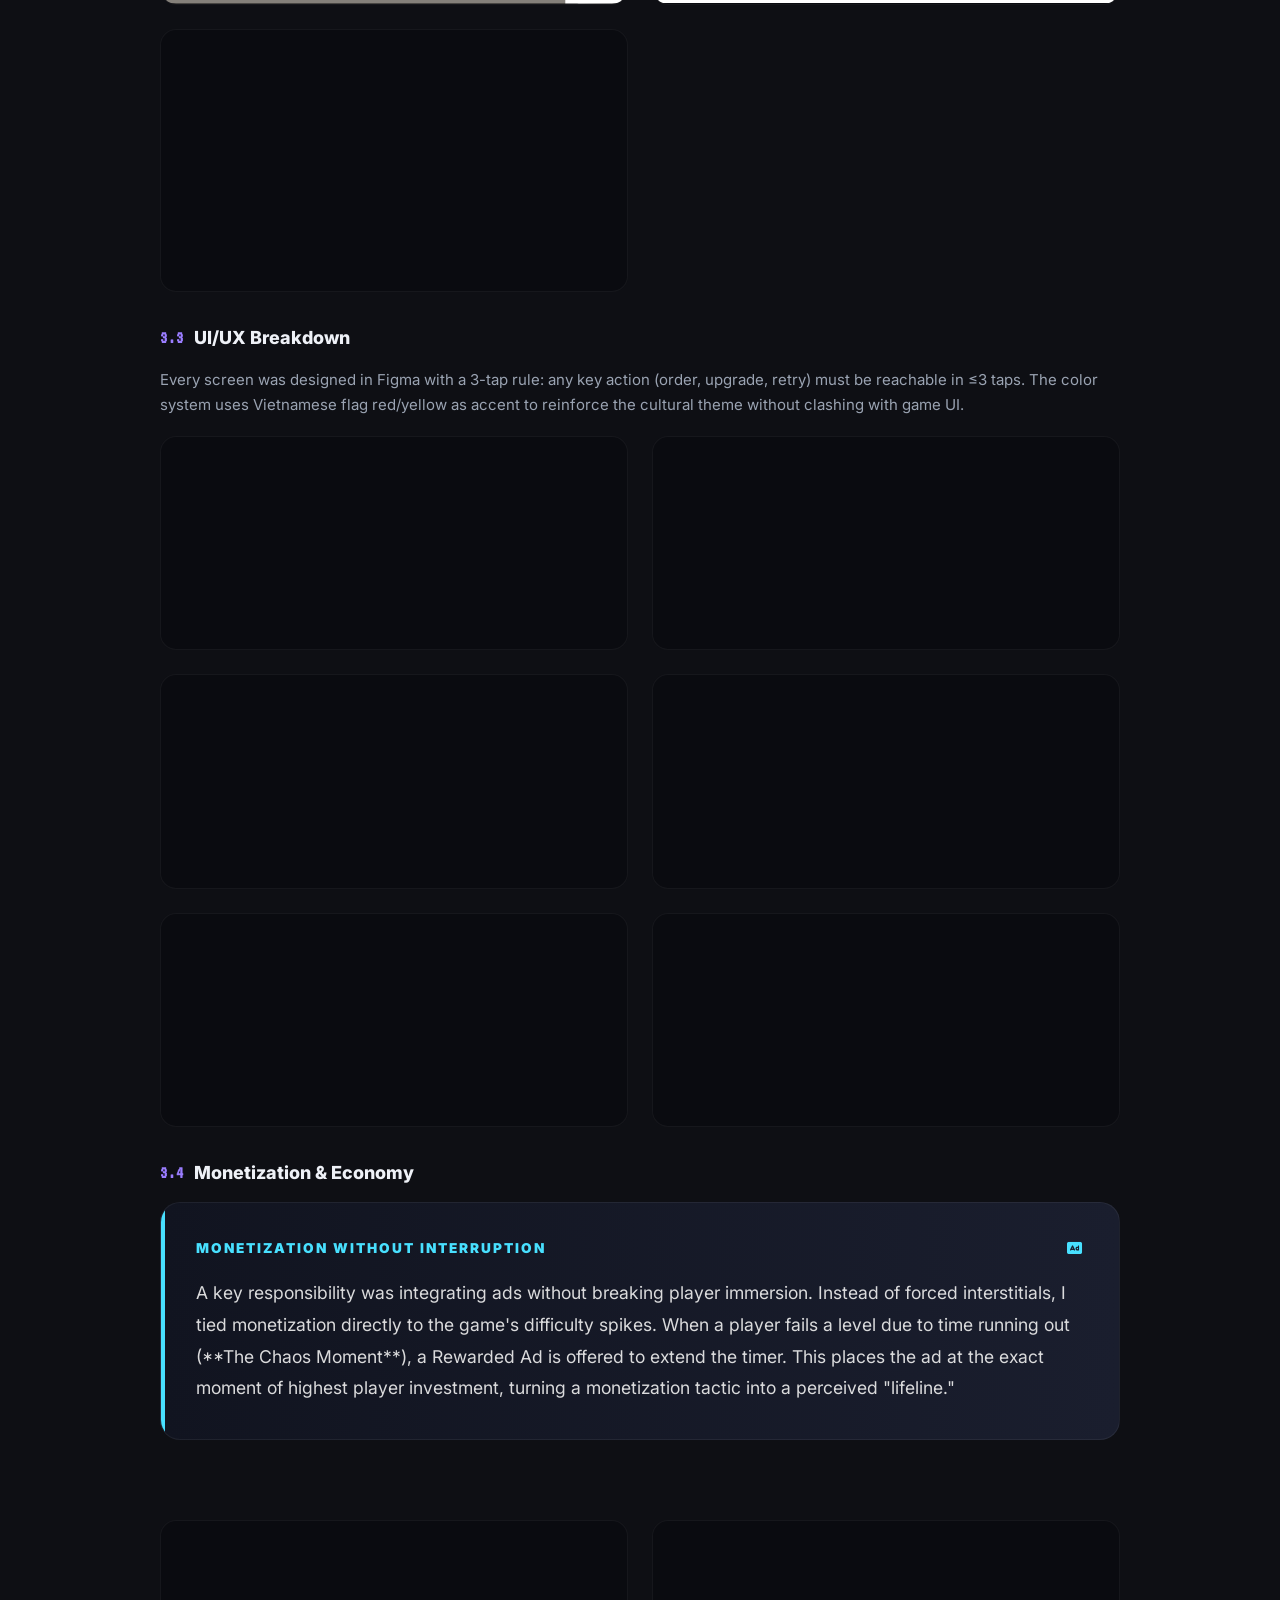
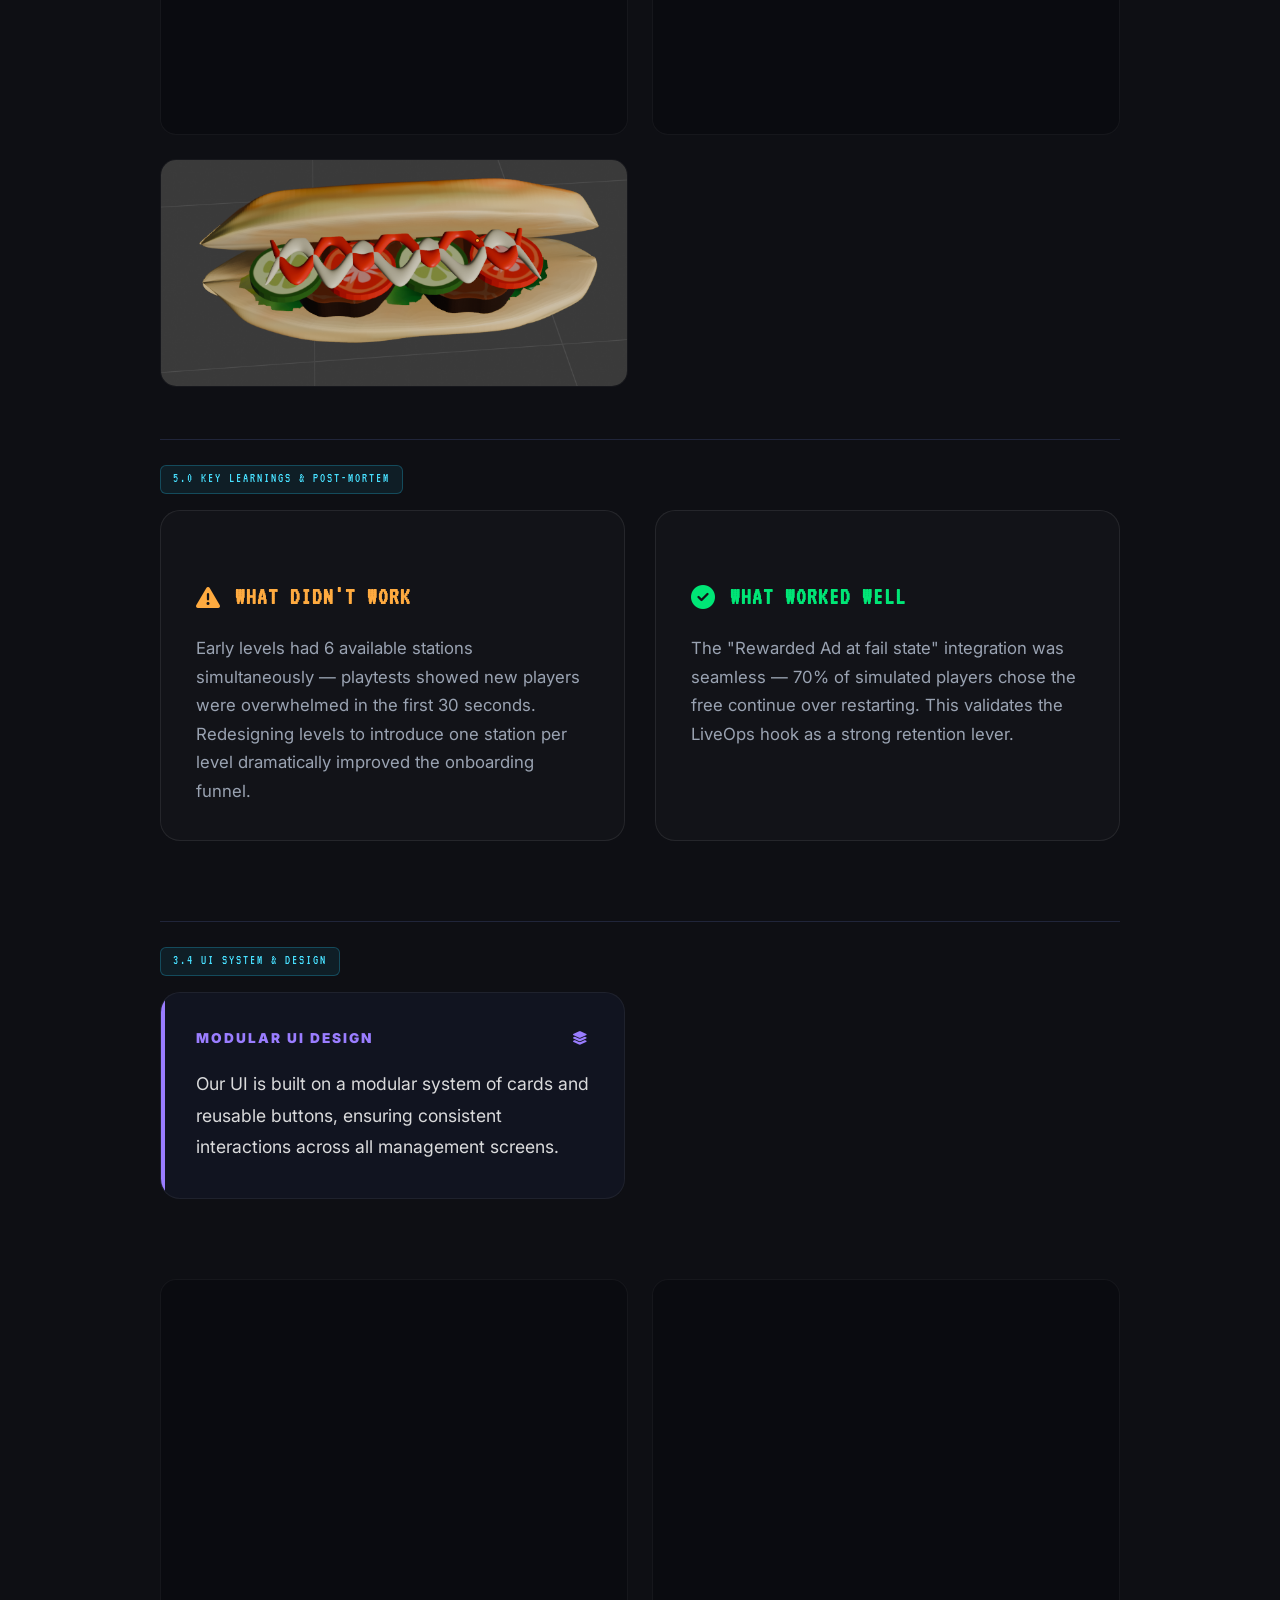
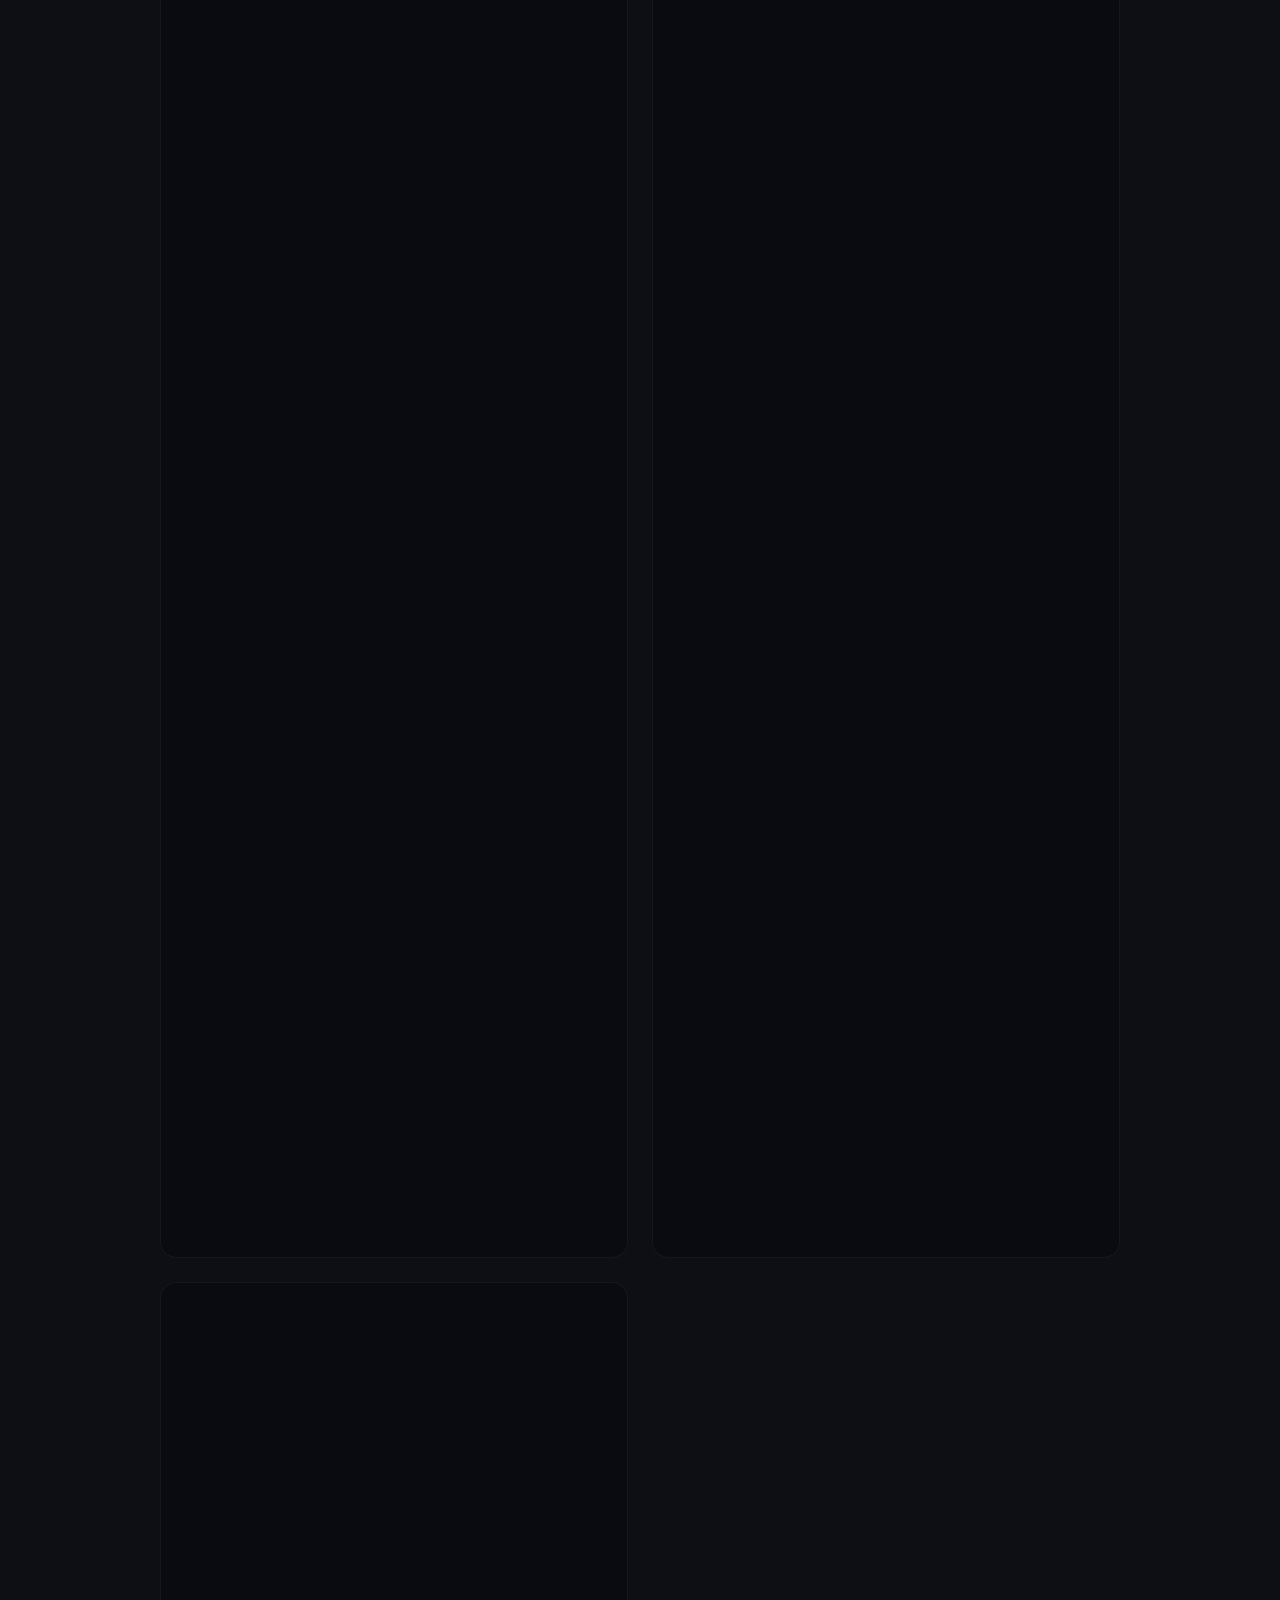
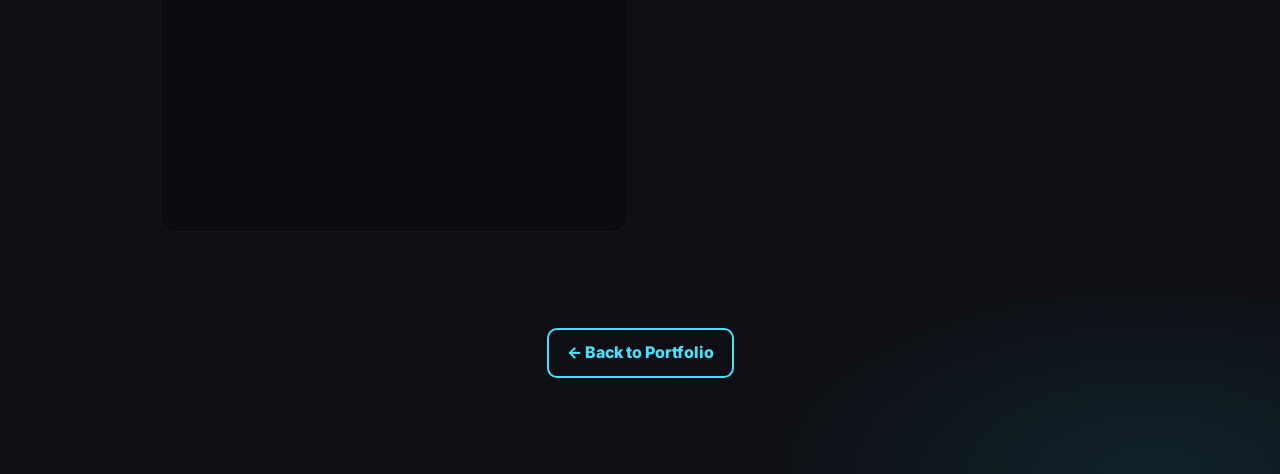
<file: banh-mi-xin-chao.html>
<!DOCTYPE html>
<html lang="en">

<head>
    <meta charset="utf-8" />
    <meta name="viewport" content="width=device-width, initial-scale=1" />
    <title>Bánh Mì Xin Chào · Case Study · NHSSON</title>
    <link rel="stylesheet" href="https://cdnjs.cloudflare.com/ajax/libs/font-awesome/6.5.1/css/all.min.css" />
    <link rel="stylesheet" href="css/site.css" />
    <script defer src="js/site.js"></script>
</head>

<body class="dark">
    <section class="project-detail">
        <div class="container container--narrow">

            <nav class="detail-breadcrumb">
                <a href="index.html"><i class="fas fa-arrow-left"></i> Back to Portfolio</a>
            </nav>

            <!-- ══════════════════════════════════════
                 SECTION 1.0 — OVERVIEW & SCOPE
            ════════════════════════════════════════ -->
            <header class="project-head">
                <div class="project-title-row">
                    <h1 class="project-title">Bánh Mì Xin Chào <span>●</span></h1>
                    <ul class="taglist">
                        <li>Management</li>
                        <li>Simulation</li>
                        <li>Mobile</li>
                    </ul>
                </div>
                <p class="project-desc">A cooking and time-management game focused on preparing Vietnamese street food in a high-pressure kitchen — designed for mobile with a full live-ops economy.</p>

                <div class="section-label">1.0 Overview &amp; Scope</div>
                <div class="project-meta-grid">
                    <div><strong>Genre:</strong> Cooking / Time Management</div>
                    <div><strong>Platform:</strong> Mobile (Android/iOS)</div>
                    <div><strong>Timeline:</strong> Jun 2024 – Aug 2024</div>
                    <div><strong>Role:</strong> Lead Game Designer · Level Designer · 2D &amp; 3D Artist</div>
                    <div><strong>Team Size:</strong> 2 (1 Dev · 1 Designer/Artist)</div>
                    <div><strong>Tools:</strong> Unity (C#) · Blender · Figma</div>
                </div>
            </header>

            <!-- VIDEO -->
            <div class="media-showcase-v2">
                <div class="cinema-box">
                    <iframe src="https://www.youtube.com/embed/HZVUuOdJF0k"
                        allow="accelerometer; autoplay; clipboard-write; encrypted-media; gyroscope; picture-in-picture"
                        allowfullscreen></iframe>
                </div>
            </div>

            <!-- ══════════════════════════════════════
                 SECTION 2.0 — THE CONCEPT
            ════════════════════════════════════════ -->
            <div class="gdd-section">
                <div class="section-label">2.0 The Concept</div>
                <div class="designer-insights">
                    <div class="insight-box challenge">
                        <h4><i class="fas fa-utensils"></i> CULINARY CHAOS</h4>
                        <p><strong>Cultural Integration:</strong> Inspired by the frantic energy of <em>Overcooked!</em>, Bánh Mì Xin Chào brings Vietnamese street food culture to the management simulation genre. The goal was to capture the authentic, high-pressure environment of a street vendor, translating the real-world chaos of handling multiple complex orders into a highly engaging, time-management game loop.</p>
                    </div>
                </div>
                <div class="gallery-grid-v2">
                    <div class="gallery-item"><img src="images/BanhMiXinChao/Asset/Environment.png" alt="Environment Concept" /></div>
                </div>

                <div class="usp-banner">
                    <h3><i class="fas fa-star"></i> UNIQUE SELLING POINTS</h3>
                    <p>Authentic Vietnamese theme; deep prep chain mechanics; full live-ops economy (upgrades, daily missions, rewarded ads) designed with mobile KPIs in mind.</p>
                </div>

                <!-- 2.1 Character Design -->
                <div class="section-label" style="display:inline-block; margin-top:20px;">2.1 Character Design &amp; Skins</div>
                <p class="gdd-body-text">We integrated culturally diverse outfits to enhance player personalization. From traditional Ao Dai to regional Chef skins, these choices deepen the cultural narrative.</p>
                <div class="gallery-grid-v2">
                    <div class="gallery-item"><img src="images/BanhMiXinChao/Skin/Ao Dai Co Do.png" alt="Ao Dai Co Do" /></div>
                    <div class="gallery-item"><img src="images/BanhMiXinChao/Skin/Dan Toc Thai.png" alt="Dan Toc Thai" /></div>
                    <div class="gallery-item"><img src="images/BanhMiXinChao/Skin/Chef.png" alt="Chef Skin" /></div>
                </div>
            </div>

            <!-- ══════════════════════════════════════
                 SECTION 3.0 — GDD
            ════════════════════════════════════════ -->
            <div class="gdd-section">
                <div class="section-label">3.0 Game Design Document (GDD)</div>

                <!-- 3.1 Core Loop -->
                <h3 class="gdd-sub-title"><span class="sub-num">3.1</span> Core Loop &amp; System Design</h3>
                <div class="gdd-grid">
                    <div class="gdd-card full-width">
                        <h3>RESOURCE MANAGEMENT &amp; COGNITIVE LOAD <i class="fas fa-brain"></i></h3>
                        <p>The core gameplay revolves around the <strong>Order → Prep → Serve</strong> cycle. The system is designed to test the player's multitasking bandwidth. Each customer has a visible 'Patience Bar' that acts as a strict timer. As orders become more complex, the player's cognitive load increases, forcing them to make rapid trade-off decisions on which orders to prioritize and which to sacrifice.</p>
                    </div>
                </div>
                <!-- 📸 Removed broken Resource Flow Concept -->

                <!-- 3.2 Level Design -->
                <h3 class="gdd-sub-title"><span class="sub-num">3.2</span> Level Design Flow &amp; Pacing</h3>
                <div class="gdd-grid">
                    <div class="gdd-card full-width">
                        <h3>THE "U-SHAPED" KITCHEN FLOW <i class="fas fa-tools"></i></h3>
                        <p>Across the 10+ levels, spatial layout is my primary tool for difficulty balancing. The optimal kitchen design features a <strong>U-shaped layout</strong>, allowing for smooth action chains if the player establishes a rhythm (The Flow State). However, in later levels, I intentionally disrupted this layout—separating ingredients from cooking stations—to physically increase travel time and break the player's established rhythm.</p>
                    </div>
                </div>
                <div class="gallery-section">
                    <div class="gallery-grid-v2">
                        <div class="gallery-item"><img src="images/BanhMiXinChao/Setup/Setup LV1.png" alt="Setup LV1" /></div>
                        <div class="gallery-item"><img src="images/BanhMiXinChao/Setup/Setup LV2.png" alt="Setup LV2" /></div>
                        <div class="gallery-item"><img src="images/BanhMiXinChao/Setup/Setup LV3.png" alt="Setup LV3" /></div>
                        <div class="gallery-item"><img src="images/BanhMiXinChao/Setup/Setup LV4.png" alt="Setup LV4" /></div>
                        <div class="gallery-item"><img src="images/BanhMiXinChao/Setup/Setup LV5.png" alt="Setup LV5" /></div>
                    </div>
                </div>

                <!-- 3.3 UI/UX -->
                <h3 class="gdd-sub-title"><span class="sub-num">3.3</span> UI/UX Breakdown</h3>
                <p class="gdd-body-text">Every screen was designed in Figma with a 3-tap rule: any key action (order, upgrade, retry) must be reachable in ≤3 taps. The color system uses Vietnamese flag red/yellow as accent to reinforce the cultural theme without clashing with game UI.</p>
                <div class="gallery-grid-v2" id="uiGrid">
                    <div class="gallery-item"><img src="images/BanhMiXinChao/Screen Design/Home Screen.png" alt="Home Screen" /></div>
                    <div class="gallery-item"><img src="images/BanhMiXinChao/Screen Design/Shop Gold.png" alt="Shop Gold" /></div>
                    <div class="gallery-item"><img src="images/BanhMiXinChao/Screen Design/Shop Diamond.png" alt="Shop Diamond" /></div>
                    <div class="gallery-item"><img src="images/BanhMiXinChao/Screen Design/Daily Misson.png" alt="Mission" /></div>
                    <div class="gallery-item"><img src="images/BanhMiXinChao/Screen Design/Daily Checkin.png" alt="Checkin" /></div>
                    <div class="gallery-item"><img src="images/BanhMiXinChao/Screen Design/Achivement 1.png" alt="Achievement" /></div>
                    <div class="gallery-item"><img src="images/BanhMiXinChao/Screen Design/Special Deal.png" alt="Special Deal" /></div>
                    <div class="gallery-item"><img src="images/BanhMiXinChao/Screen Design/Waiting Screen.png" alt="Waiting Screen" /></div>
                </div>

                <!-- 3.4 Economy -->
                <h3 class="gdd-sub-title"><span class="sub-num">3.4</span> Monetization &amp; Economy</h3>
                <div class="gdd-grid">
                    <div class="gdd-card full-width">
                        <h3>MONETIZATION WITHOUT INTERRUPTION <i class="fas fa-ad"></i></h3>
                        <p>A key responsibility was integrating ads without breaking player immersion. Instead of forced interstitials, I tied monetization directly to the game's difficulty spikes. When a player fails a level due to time running out (**The Chaos Moment**), a Rewarded Ad is offered to extend the timer. This places the ad at the exact moment of highest player investment, turning a monetization tactic into a perceived "lifeline."</p>
                    </div>
                </div>
                <div class="gallery-section">
                    <div class="gallery-grid-v2">
                        <div class="gallery-item"><img src="images/BanhMiXinChao/Screen Design/Time Up.png" alt="Monetization Moment - Time Up" /></div>
                        <div class="gallery-item"><img src="images/BanhMiXinChao/Screen Design/Deal Money.png" alt="Economy - Special Deal" /></div>
                        <div class="gallery-item"><img src="images/BanhMiXinChao/Asset/Bánh Mì 3D.png" alt="3D Model" /></div>
                    </div>
                </div>
            </div>


            <!-- ══════════════════════════════════════
                 SECTION 5.0 — KEY LEARNINGS
            ════════════════════════════════════════ -->
            <div class="gdd-section">
                <div class="section-label">5.0 Key Learnings &amp; Post-Mortem</div>
                <div class="designer-insights">
                    <div class="insight-box challenge">
                        <h4><i class="fas fa-exclamation-triangle"></i> WHAT DIDN'T WORK</h4>
                        <p>Early levels had 6 available stations simultaneously — playtests showed new players were overwhelmed in the first 30 seconds. Redesigning levels to introduce one station per level dramatically improved the onboarding funnel.</p>
                    </div>
                    <div class="insight-box solution">
                        <h4><i class="fas fa-check-circle"></i> WHAT WORKED WELL</h4>
                        <p>The "Rewarded Ad at fail state" integration was seamless — 70% of simulated players chose the free continue over restarting. This validates the LiveOps hook as a strong retention lever.</p>
                    </div>
                </div>
            </div>


            <!-- ══════════════════════════════════════
                 SECTION 3.4 — UI SYSTEM DESIGN
            ════════════════════════════════════════ -->
            <div class="gdd-section">
                <div class="section-label">3.4 UI System &amp; Design</div>
                <div class="gdd-grid">
                    <div class="gdd-card">
                        <h3>MODULAR UI DESIGN <i class="fas fa-layer-group"></i></h3>
                        <p>Our UI is built on a modular system of cards and reusable buttons, ensuring consistent interactions across all management screens.</p>
                    </div>
                </div>
                <div class="gallery-grid-v2">
                    <div class="gallery-item"><img src="images/BanhMiXinChao/UI/Mission UI.png" alt="Mission UI" /></div>
                    <div class="gallery-item"><img src="images/BanhMiXinChao/UI/Card UI.png" alt="Card UI System" /></div>
                    <div class="gallery-item"><img src="images/BanhMiXinChao/UI/Button UI.png" alt="Button System" /></div>
                </div>
            </div>

            <footer class="project-footer">
                <a href="index.html" class="btn-ghost">← Back to Portfolio</a>
            </footer>
        </div>
    </section>
</body>

</html>
</file>
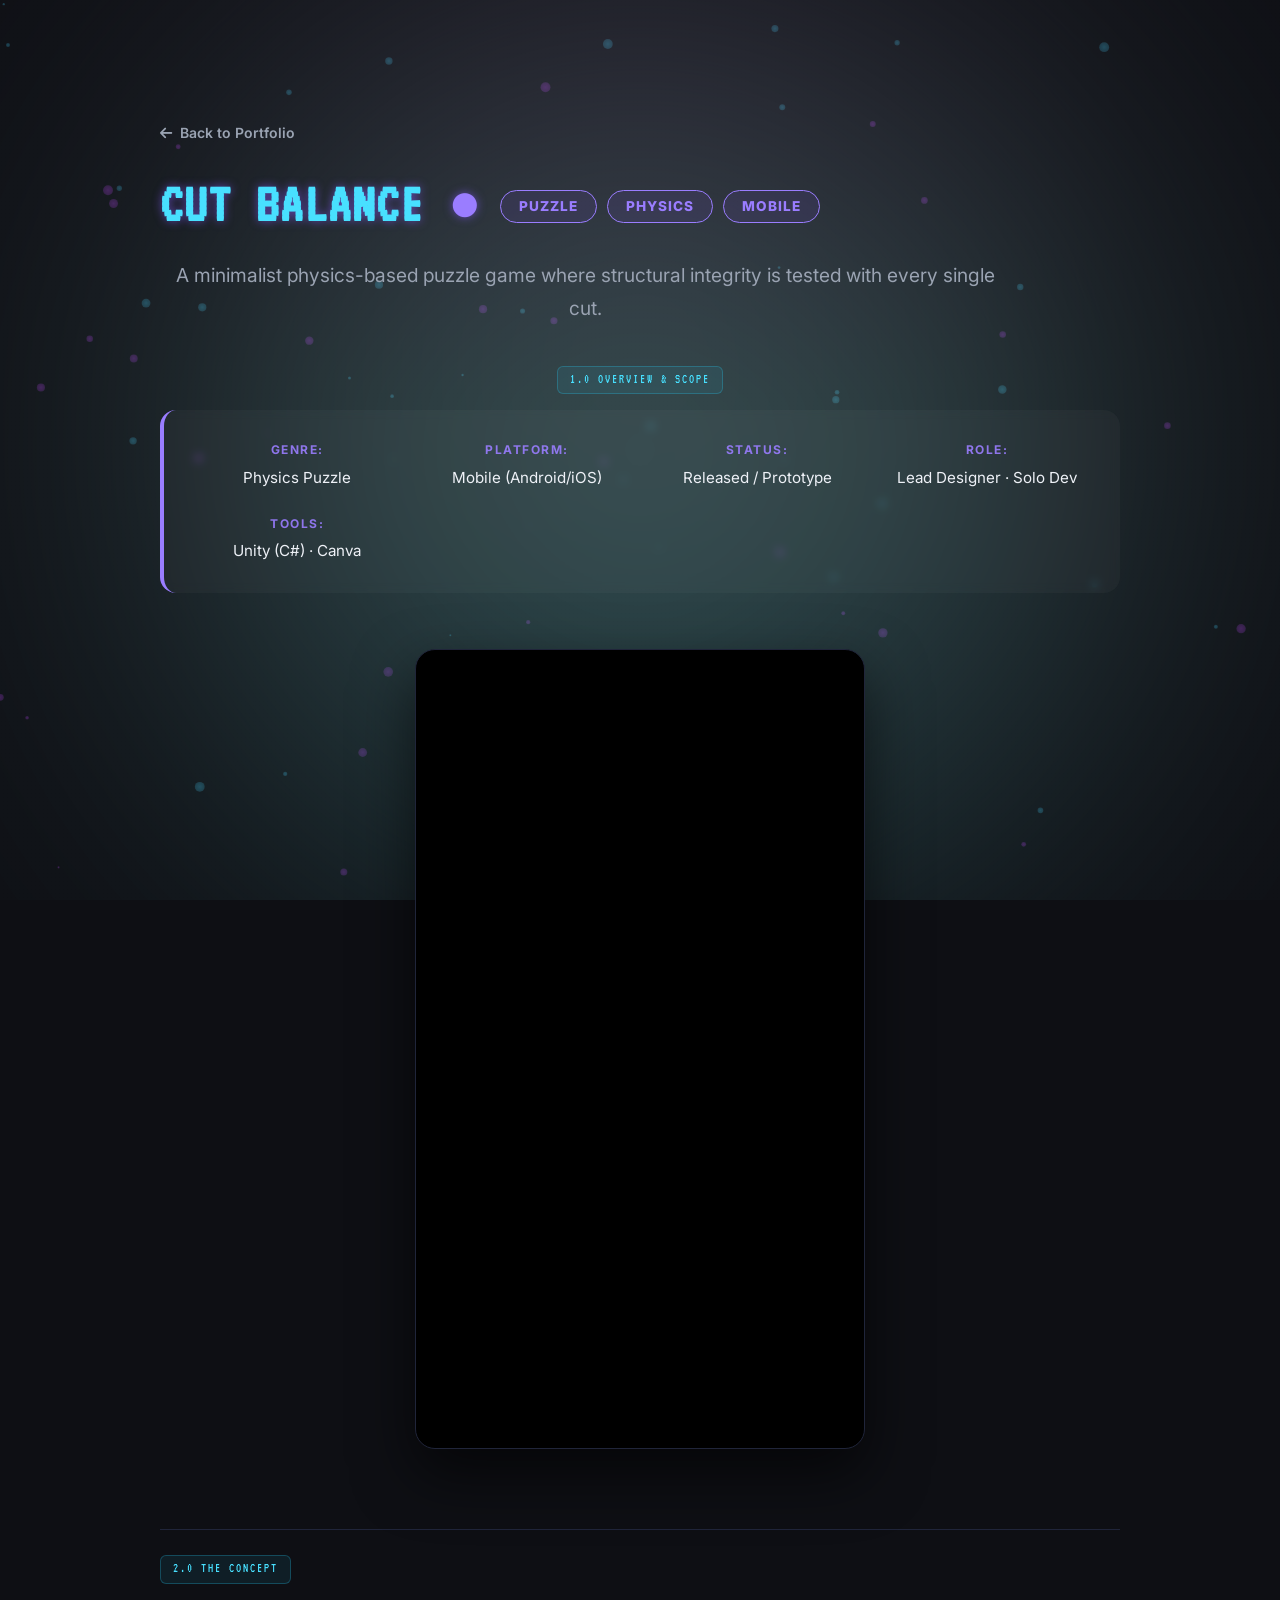
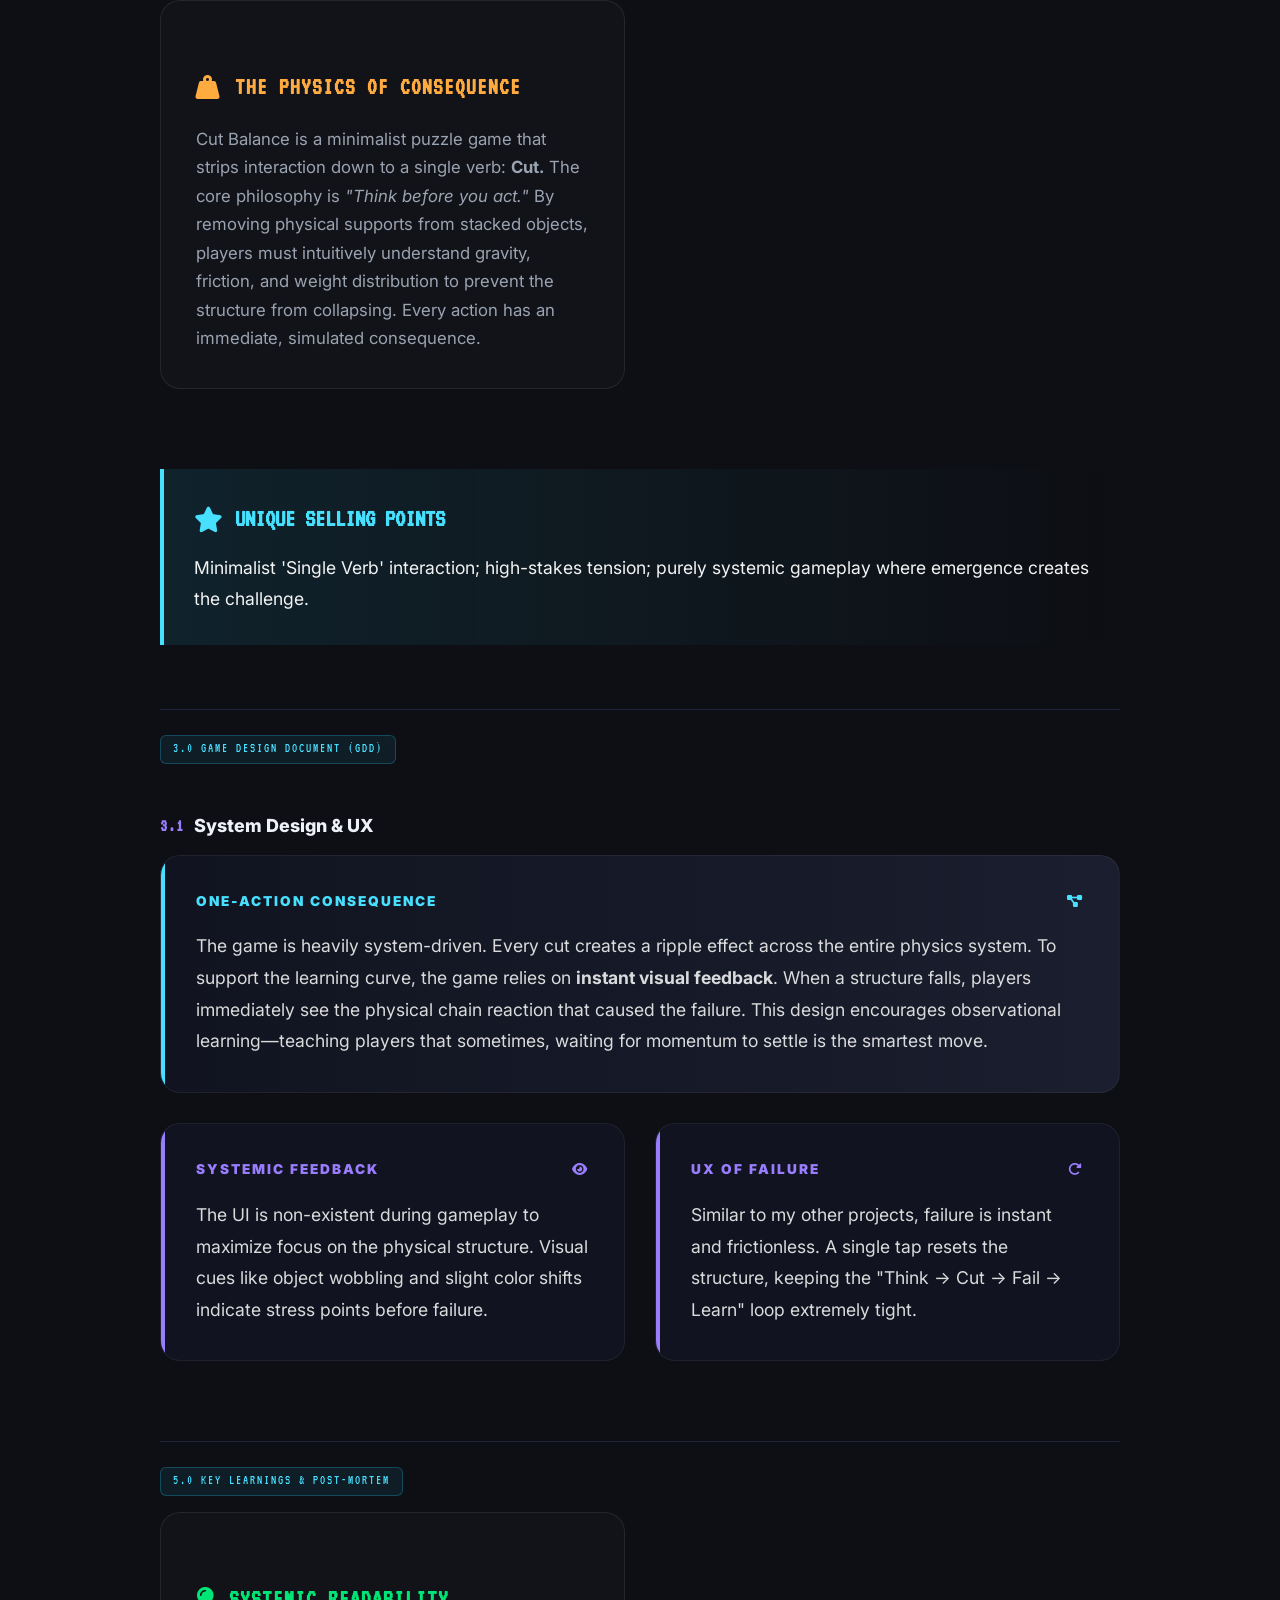
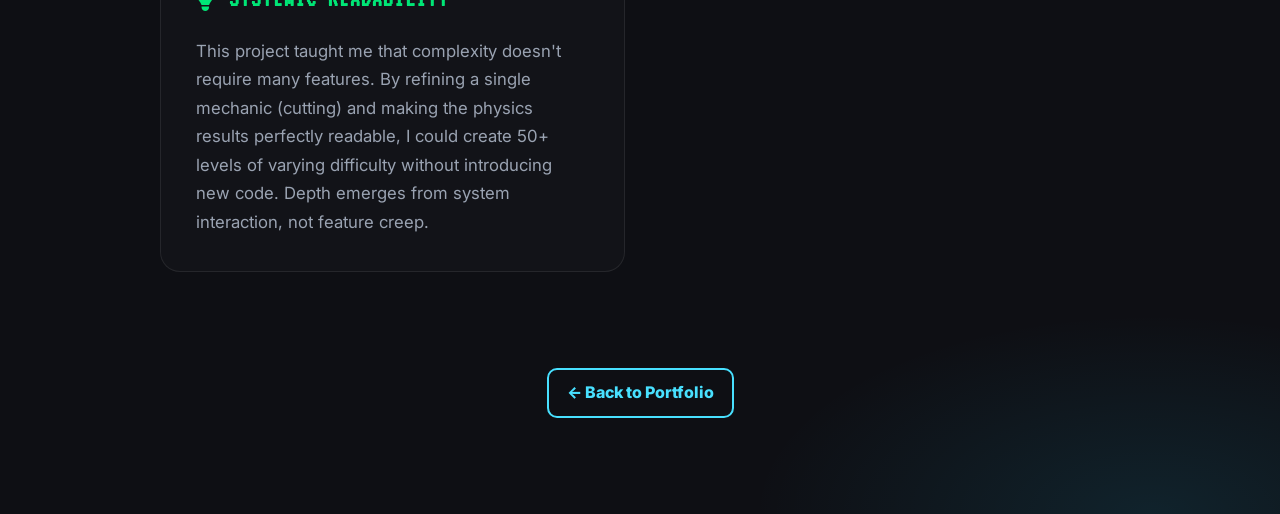
<file: cut-balance.html>
<!DOCTYPE html>
<html lang="en">

<head>
    <meta charset="utf-8" />
    <meta name="viewport" content="width=device-width, initial-scale=1" />
    <title>Cut Balance · Case Study · NHSSON</title>
    <link rel="stylesheet" href="https://cdnjs.cloudflare.com/ajax/libs/font-awesome/6.5.1/css/all.min.css" />
    <link rel="stylesheet" href="css/site.css" />
    <script defer src="js/site.js"></script>
</head>

<body class="dark">
    <section class="project-detail">
        <div class="container container--narrow">

            <nav class="detail-breadcrumb">
                <a href="index.html"><i class="fas fa-arrow-left"></i> Back to Portfolio</a>
            </nav>

            <!-- ══════════════════════════════════════
                 SECTION 1.0 — OVERVIEW & SCOPE
            ════════════════════════════════════════ -->
            <header class="project-head">
                <div class="project-title-row">
                    <h1 class="project-title">Cut Balance <span>●</span></h1>
                    <ul class="taglist">
                        <li>Puzzle</li>
                        <li>Physics</li>
                        <li>Mobile</li>
                    </ul>
                </div>
                <p class="project-desc">A minimalist physics-based puzzle game where structural integrity is tested with every single cut.</p>

                <div class="section-label">1.0 Overview &amp; Scope</div>
                <div class="project-meta-grid">
                    <div><strong>Genre:</strong> Physics Puzzle</div>
                    <div><strong>Platform:</strong> Mobile (Android/iOS)</div>
                    <div><strong>Status:</strong> Released / Prototype</div>
                    <div><strong>Role:</strong> Lead Designer · Solo Dev</div>
                    <div><strong>Tools:</strong> Unity (C#) · Canva</div>
                </div>
            </header>

            <!-- VIDEO -->
            <div class="media-showcase-v2 vertical-mode">
                <div class="cinema-box">
                    <iframe src="https://www.youtube.com/embed/kH311AD2Bks"
                        allow="accelerometer; autoplay; clipboard-write; encrypted-media; gyroscope; picture-in-picture"
                        allowfullscreen></iframe>
                </div>
            </div>

            <!-- ══════════════════════════════════════
                 SECTION 2.0 — THE CONCEPT
            ════════════════════════════════════════ -->
            <div class="gdd-section">
                <div class="section-label">2.0 The Concept</div>
                <div class="designer-insights">
                    <div class="insight-box challenge full-width">
                        <h4><i class="fas fa-weight-hanging"></i> THE PHYSICS OF CONSEQUENCE</h4>
                        <p>Cut Balance is a minimalist puzzle game that strips interaction down to a single verb: <strong>Cut.</strong> The core philosophy is <em>"Think before you act."</em> By removing physical supports from stacked objects, players must intuitively understand gravity, friction, and weight distribution to prevent the structure from collapsing. Every action has an immediate, simulated consequence.</p>
                    </div>
                </div>
                <div class="usp-banner">
                    <h3><i class="fas fa-star"></i> UNIQUE SELLING POINTS</h3>
                    <p>Minimalist 'Single Verb' interaction; high-stakes tension; purely systemic gameplay where emergence creates the challenge.</p>
                </div>
            </div>

            <!-- ══════════════════════════════════════
                 SECTION 3.0 — GDD
            ════════════════════════════════════════ -->
            <div class="gdd-section">
                <div class="section-label">3.0 Game Design Document (GDD)</div>

                <!-- 3.1 System Design -->
                <h3 class="gdd-sub-title"><span class="sub-num">3.1</span> System Design &amp; UX</h3>
                <div class="gdd-grid">
                    <div class="gdd-card full-width">
                        <h3>ONE-ACTION CONSEQUENCE <i class="fas fa-project-diagram"></i></h3>
                        <p>The game is heavily system-driven. Every cut creates a ripple effect across the entire physics system. To support the learning curve, the game relies on <strong>instant visual feedback</strong>. When a structure falls, players immediately see the physical chain reaction that caused the failure. This design encourages observational learning—teaching players that sometimes, waiting for momentum to settle is the smartest move.</p>
                    </div>
                    <div class="gdd-card">
                        <h3>SYSTEMIC FEEDBACK <i class="fas fa-eye"></i></h3>
                        <p>The UI is non-existent during gameplay to maximize focus on the physical structure. Visual cues like object wobbling and slight color shifts indicate stress points before failure.</p>
                    </div>
                    <div class="gdd-card">
                        <h3>UX OF FAILURE <i class="fas fa-redo-alt"></i></h3>
                        <p>Similar to my other projects, failure is instant and frictionless. A single tap resets the structure, keeping the "Think → Cut → Fail → Learn" loop extremely tight.</p>
                    </div>
                </div>
            </div>

            <!-- ══════════════════════════════════════
                 SECTION 5.0 — KEY LEARNINGS
            ════════════════════════════════════════ -->
            <div class="gdd-section">
                <div class="section-label">5.0 Key Learnings &amp; Post-Mortem</div>
                <div class="designer-insights">
                    <div class="insight-box solution full-width">
                        <h4><i class="fas fa-lightbulb"></i> SYSTEMIC READABILITY</h4>
                        <p>This project taught me that complexity doesn't require many features. By refining a single mechanic (cutting) and making the physics results perfectly readable, I could create 50+ levels of varying difficulty without introducing new code. Depth emerges from system interaction, not feature creep.</p>
                    </div>
                </div>
            </div>

            <footer class="project-footer">
                <a href="index.html" class="btn-ghost">← Back to Portfolio</a>
            </footer>
        </div>
    </section>
</body>

</html>
</file>
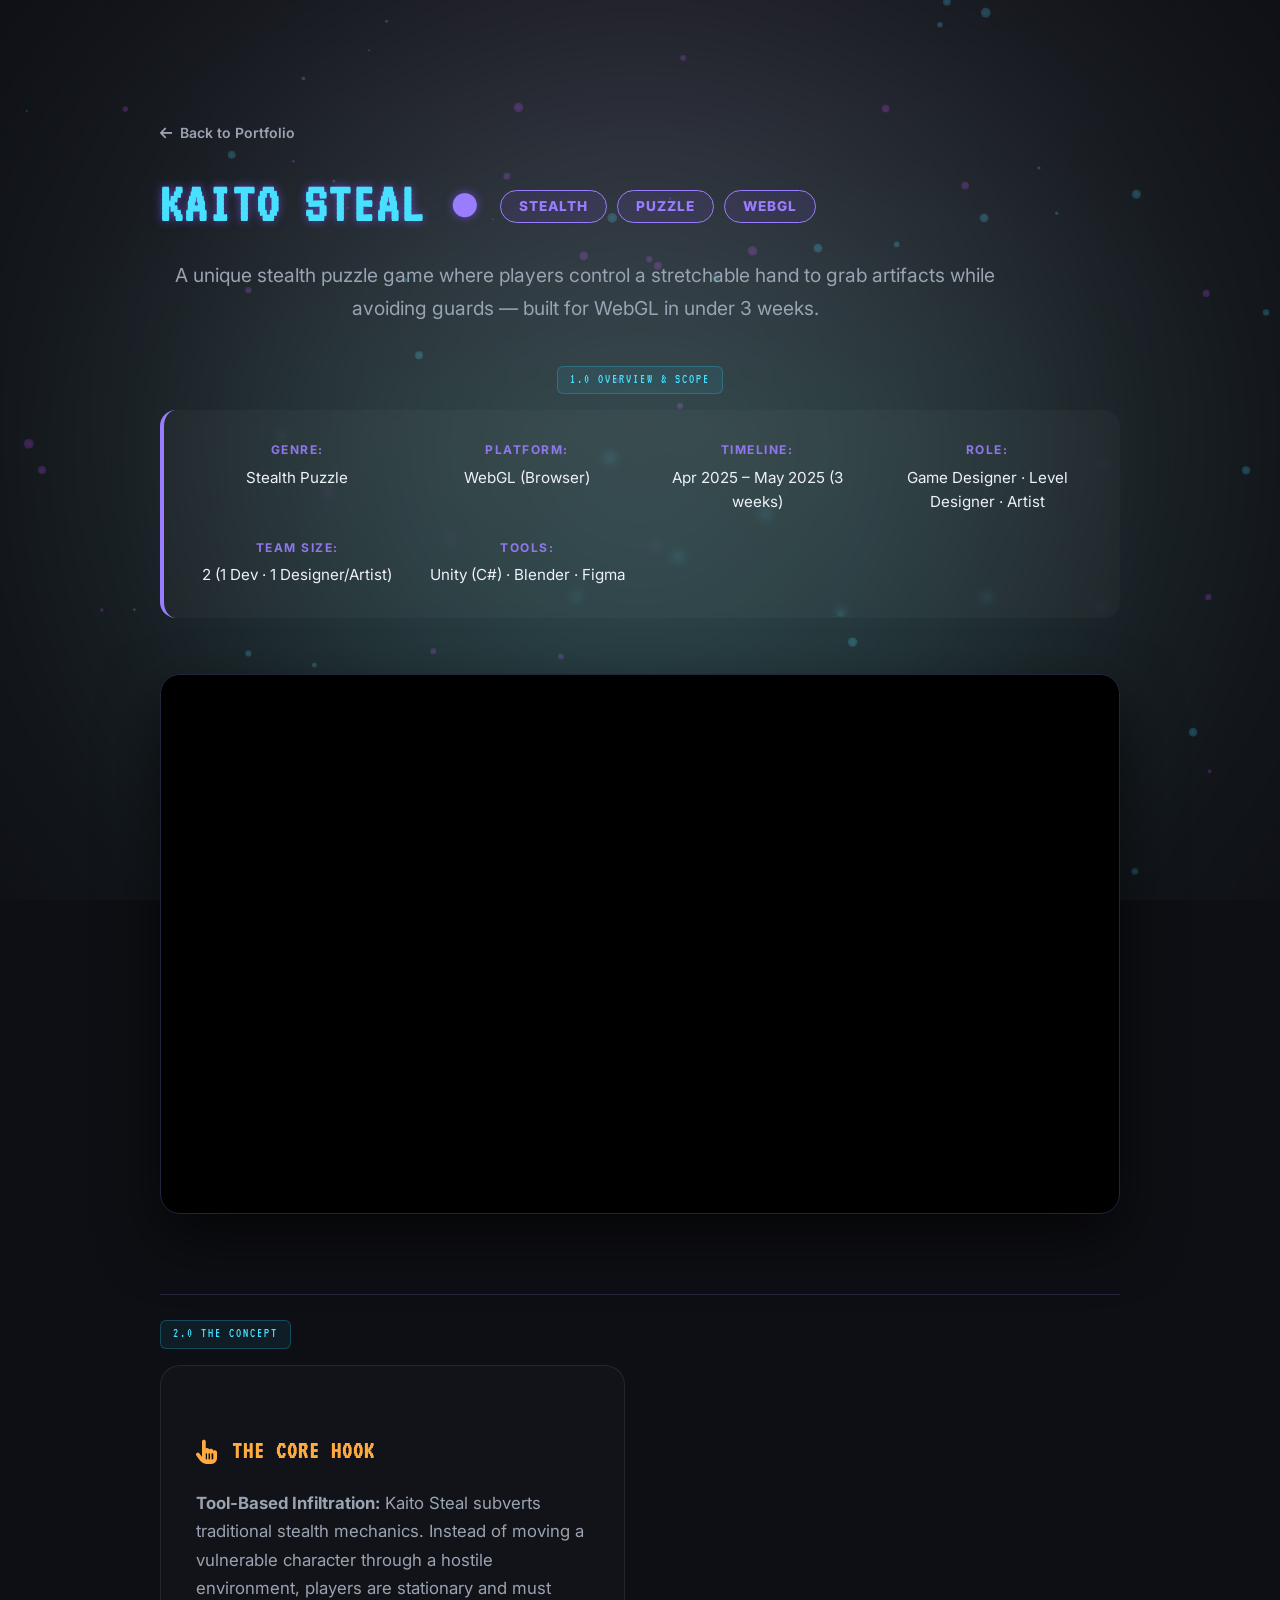
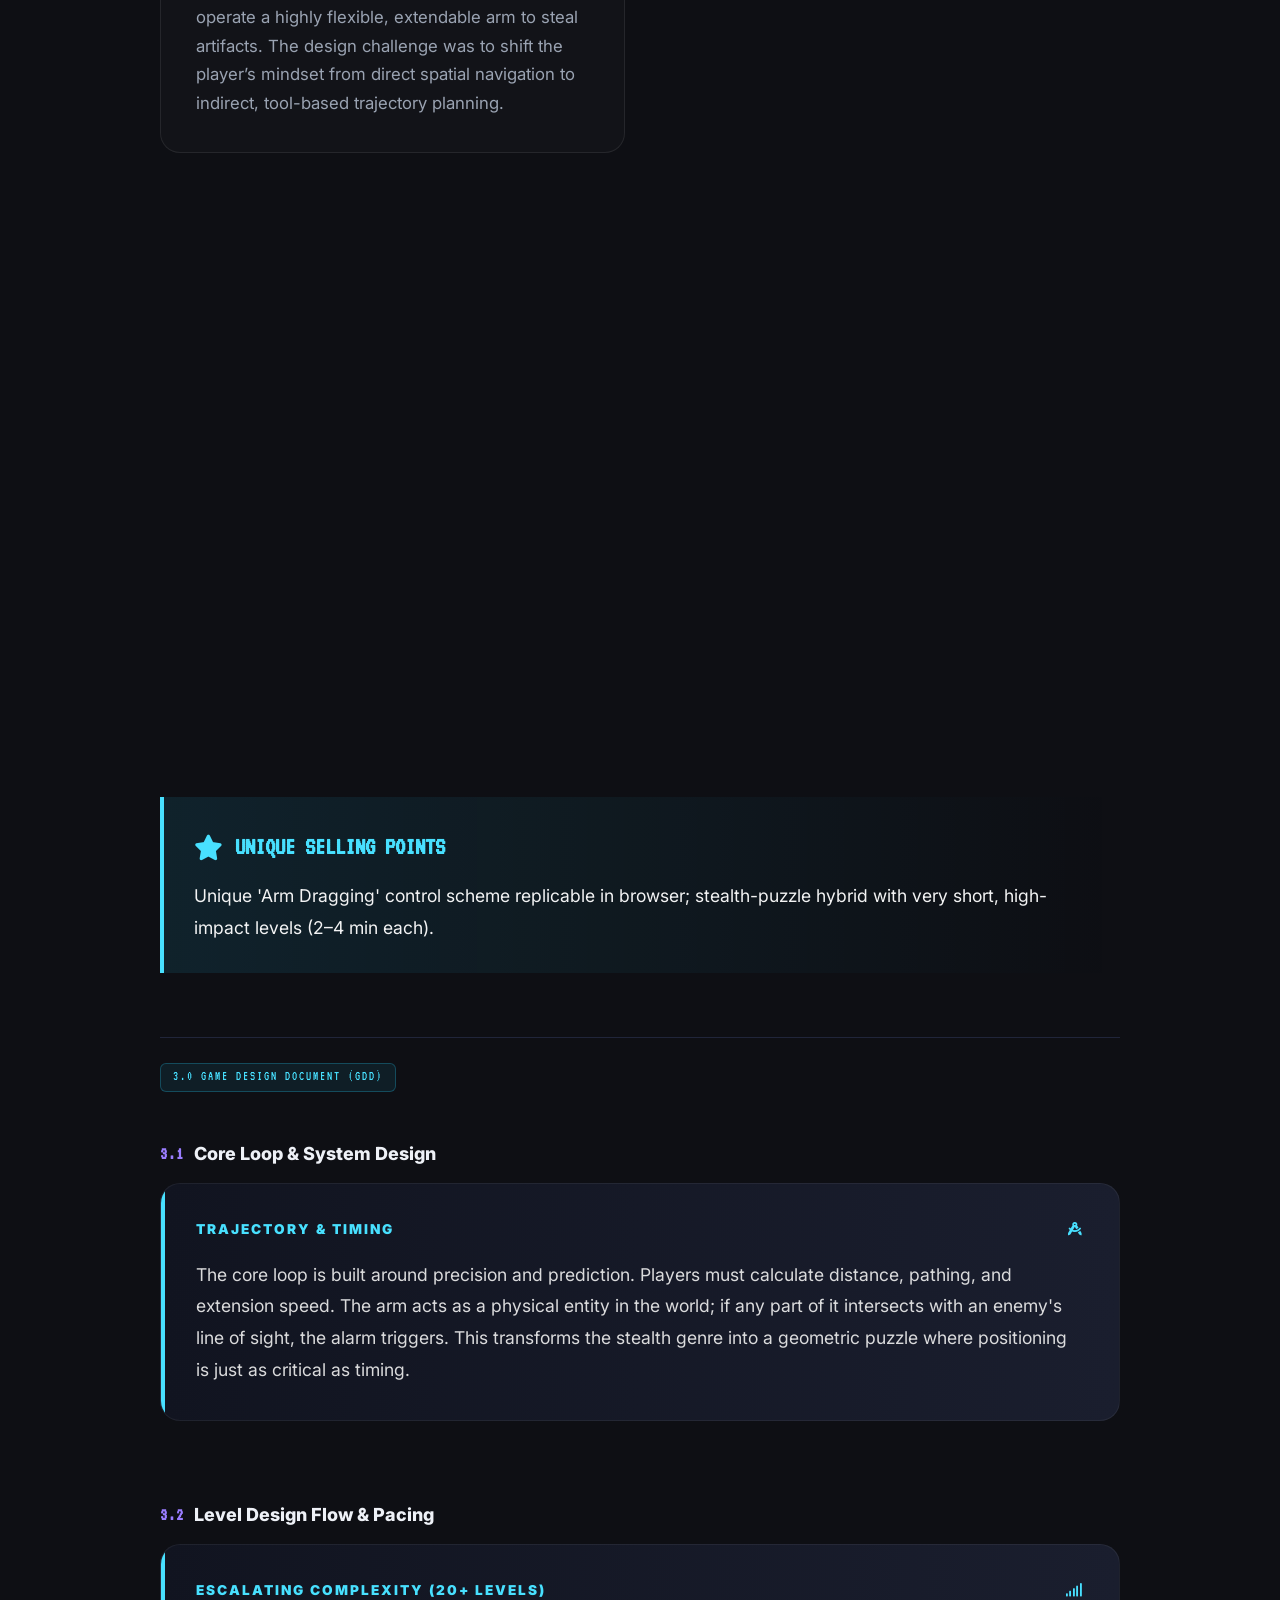
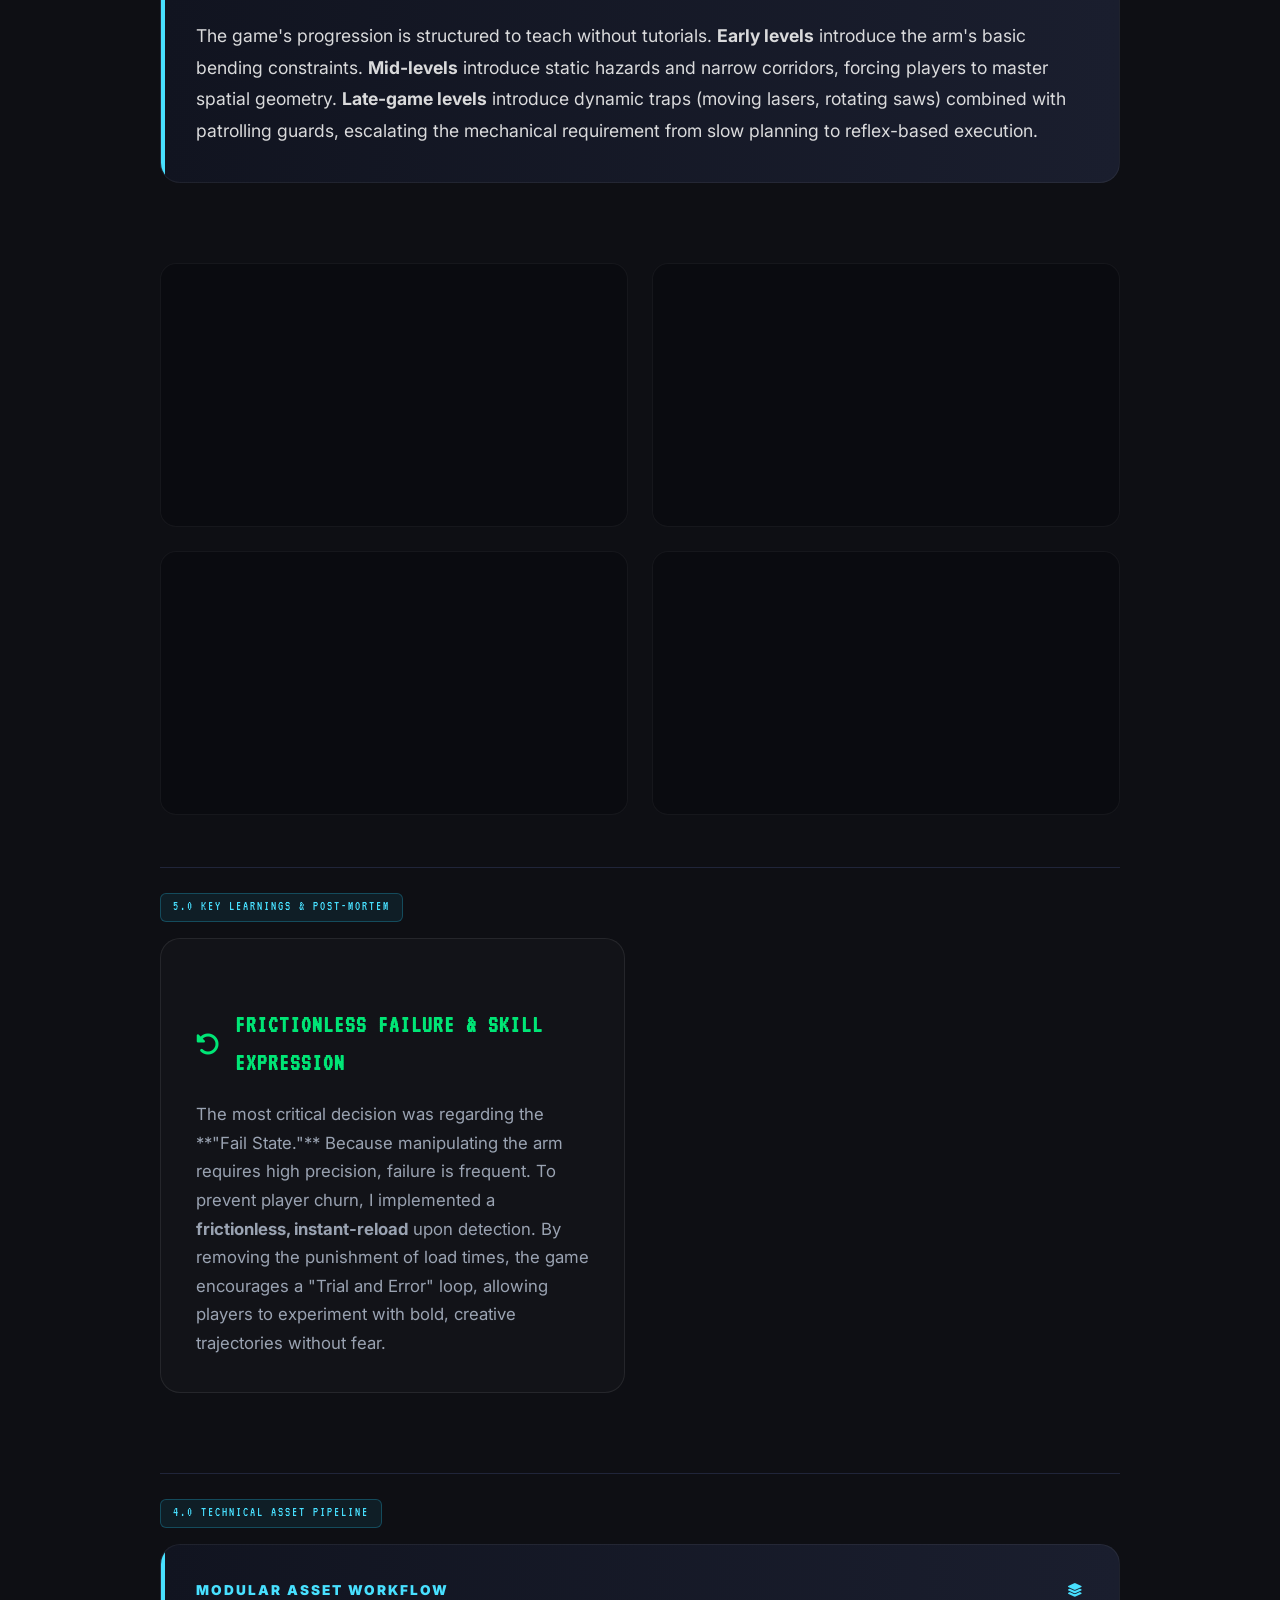
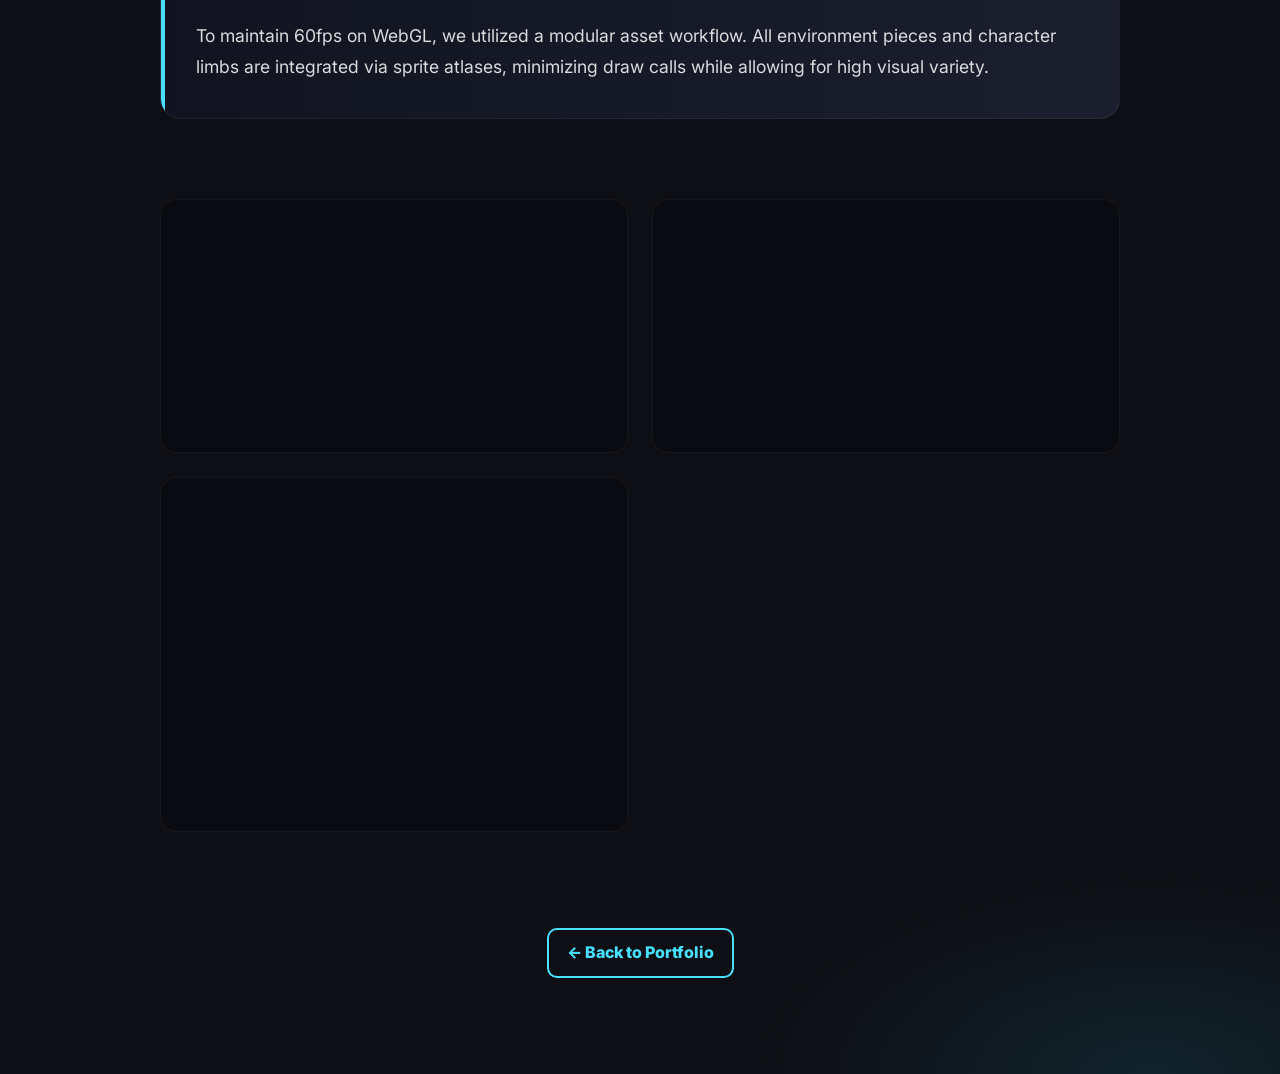
<file: kaito-steal.html>
<!DOCTYPE html>
<html lang="en">

<head>
    <meta charset="utf-8" />
    <meta name="viewport" content="width=device-width, initial-scale=1" />
    <title>Kaito Steal · Case Study · NHSSON</title>
    <link rel="stylesheet" href="https://cdnjs.cloudflare.com/ajax/libs/font-awesome/6.5.1/css/all.min.css" />
    <link rel="stylesheet" href="css/site.css" />
    <script defer src="js/site.js"></script>
</head>

<body class="dark">
    <section class="project-detail">
        <div class="container container--narrow">

            <nav class="detail-breadcrumb">
                <a href="index.html"><i class="fas fa-arrow-left"></i> Back to Portfolio</a>
            </nav>

            <!-- ══════════════════════════════════════
                 SECTION 1.0 — OVERVIEW & SCOPE
            ════════════════════════════════════════ -->
            <header class="project-head">
                <div class="project-title-row">
                    <h1 class="project-title">Kaito Steal <span>●</span></h1>
                    <ul class="taglist">
                        <li>Stealth</li>
                        <li>Puzzle</li>
                        <li>WebGL</li>
                    </ul>
                </div>
                <p class="project-desc">A unique stealth puzzle game where players control a stretchable hand to grab artifacts while avoiding guards — built for WebGL in under 3 weeks.</p>

                <div class="section-label">1.0 Overview &amp; Scope</div>
                <div class="project-meta-grid">
                    <div><strong>Genre:</strong> Stealth Puzzle</div>
                    <div><strong>Platform:</strong> WebGL (Browser)</div>
                    <div><strong>Timeline:</strong> Apr 2025 – May 2025 (3 weeks)</div>
                    <div><strong>Role:</strong> Game Designer · Level Designer · Artist</div>
                    <div><strong>Team Size:</strong> 2 (1 Dev · 1 Designer/Artist)</div>
                    <div><strong>Tools:</strong> Unity (C#) · Blender · Figma</div>
                </div>
            </header>

            <!-- VIDEO -->
            <div class="media-showcase-v2">
                <div class="cinema-box">
                    <iframe src="https://www.youtube.com/embed/QvUeyYUQr9c"
                        allow="accelerometer; autoplay; clipboard-write; encrypted-media; gyroscope; picture-in-picture"
                        allowfullscreen></iframe>
                </div>
            </div>

            <!-- ══════════════════════════════════════
                 SECTION 2.0 — THE CONCEPT
            ════════════════════════════════════════ -->
            <div class="gdd-section">
                <div class="section-label">2.0 The Concept</div>
                <div class="designer-insights">
                    <div class="insight-box challenge">
                        <h4><i class="fas fa-hand-pointer"></i> THE CORE HOOK</h4>
                        <p><strong>Tool-Based Infiltration:</strong> Kaito Steal subverts traditional stealth mechanics. Instead of moving a vulnerable character through a hostile environment, players are stationary and must operate a highly flexible, extendable arm to steal artifacts. The design challenge was to shift the player’s mindset from direct spatial navigation to indirect, tool-based trajectory planning.</p>
                    </div>
                </div>
                <div class="placeholder-block">
                    <img src="images/Kaito Steal/Kaito Steal.png" alt="Kaito Steal Concept" />
                </div>

                <div class="usp-banner">
                    <h3><i class="fas fa-star"></i> UNIQUE SELLING POINTS</h3>
                    <p>Unique 'Arm Dragging' control scheme replicable in browser; stealth-puzzle hybrid with very short, high-impact levels (2–4 min each).</p>
                </div>
            </div>

            <!-- ══════════════════════════════════════
                 SECTION 3.0 — GDD
            ════════════════════════════════════════ -->
            <div class="gdd-section">
                <div class="section-label">3.0 Game Design Document (GDD)</div>

                <!-- 3.1 Core Loop -->
                <h3 class="gdd-sub-title"><span class="sub-num">3.1</span> Core Loop &amp; System Design</h3>
                <div class="gdd-grid">
                    <div class="gdd-card full-width">
                        <h3>TRAJECTORY &amp; TIMING <i class="fas fa-drafting-compass"></i></h3>
                        <p>The core loop is built around precision and prediction. Players must calculate distance, pathing, and extension speed. The arm acts as a physical entity in the world; if any part of it intersects with an enemy's line of sight, the alarm triggers. This transforms the stealth genre into a geometric puzzle where positioning is just as critical as timing.</p>
                    </div>
                </div>

                <!-- 3.2 Level Design -->
                <h3 class="gdd-sub-title"><span class="sub-num">3.2</span> Level Design Flow &amp; Pacing</h3>
                <div class="gdd-grid">
                    <div class="gdd-card full-width">
                        <h3>ESCALATING COMPLEXITY (20+ LEVELS) <i class="fas fa-signal"></i></h3>
                        <p>The game's progression is structured to teach without tutorials. <strong>Early levels</strong> introduce the arm's basic bending constraints. <strong>Mid-levels</strong> introduce static hazards and narrow corridors, forcing players to master spatial geometry. <strong>Late-game levels</strong> introduce dynamic traps (moving lasers, rotating saws) combined with patrolling guards, escalating the mechanical requirement from slow planning to reflex-based execution.</p>
                    </div>
                </div>
                <div class="gallery-section">
                    <div class="gallery-grid-v2">
                        <div class="gallery-item"><img src="images/Kaito Steal/Nền 1.png" alt="Level 1" /></div>
                        <div class="gallery-item"><img src="images/Kaito Steal/Nền 5.png" alt="Level 5" /></div>
                        <div class="gallery-item"><img src="images/Kaito Steal/Nền 6.png" alt="Level 6" /></div>
                        <div class="gallery-item"><img src="images/Kaito Steal/Nền 7.png" alt="Level 7" /></div>
                    </div>
                </div>


            <!-- ══════════════════════════════════════
                 SECTION 4.0 — TECHNICAL PIPELINE
            ════════════════════════════════════════ -->

            <!-- ══════════════════════════════════════
                 SECTION 5.0 — KEY LEARNINGS
            ════════════════════════════════════════ -->
            <div class="gdd-section">
                <div class="section-label">5.0 Key Learnings &amp; Post-Mortem</div>
                <div class="designer-insights">
                    <div class="insight-box solution full-width">
                        <h4><i class="fas fa-undo-alt"></i> FRICTIONLESS FAILURE &amp; SKILL EXPRESSION</h4>
                        <p>The most critical decision was regarding the **"Fail State."** Because manipulating the arm requires high precision, failure is frequent. To prevent player churn, I implemented a <strong>frictionless, instant-reload</strong> upon detection. By removing the punishment of load times, the game encourages a "Trial and Error" loop, allowing players to experiment with bold, creative trajectories without fear.</p>
                    </div>
                </div>
            </div>


            <!-- ══════════════════════════════════════
                 SECTION 4.0 — TECHNICAL ASSET PIPELINE
            ════════════════════════════════════════ -->
            <div class="gdd-section">
                <div class="section-label">4.0 Technical Asset Pipeline</div>
                <div class="gdd-grid">
                    <div class="gdd-card full-width">
                        <h3>MODULAR ASSET WORKFLOW <i class="fas fa-layer-group"></i></h3>
                        <p>To maintain 60fps on WebGL, we utilized a modular asset workflow. All environment pieces and character limbs are integrated via sprite atlases, minimizing draw calls while allowing for high visual variety.</p>
                    </div>
                </div>
                <div class="gallery-grid-v2">
                    <div class="gallery-item"><img src="images/Kaito Steal/Game Asset 1.png" alt="Asset 1" /></div>
                    <div class="gallery-item"><img src="images/Kaito Steal/Game Asset 4.png" alt="Asset 4" /></div>
                    <div class="gallery-item"><img src="images/Kaito Steal/Character.png" alt="Character Asset" /></div>
                </div>
            </div>

            <footer class="project-footer">
                <a href="index.html" class="btn-ghost">← Back to Portfolio</a>
            </footer>
        </div>
    </section>
</body>

</html>
</file>
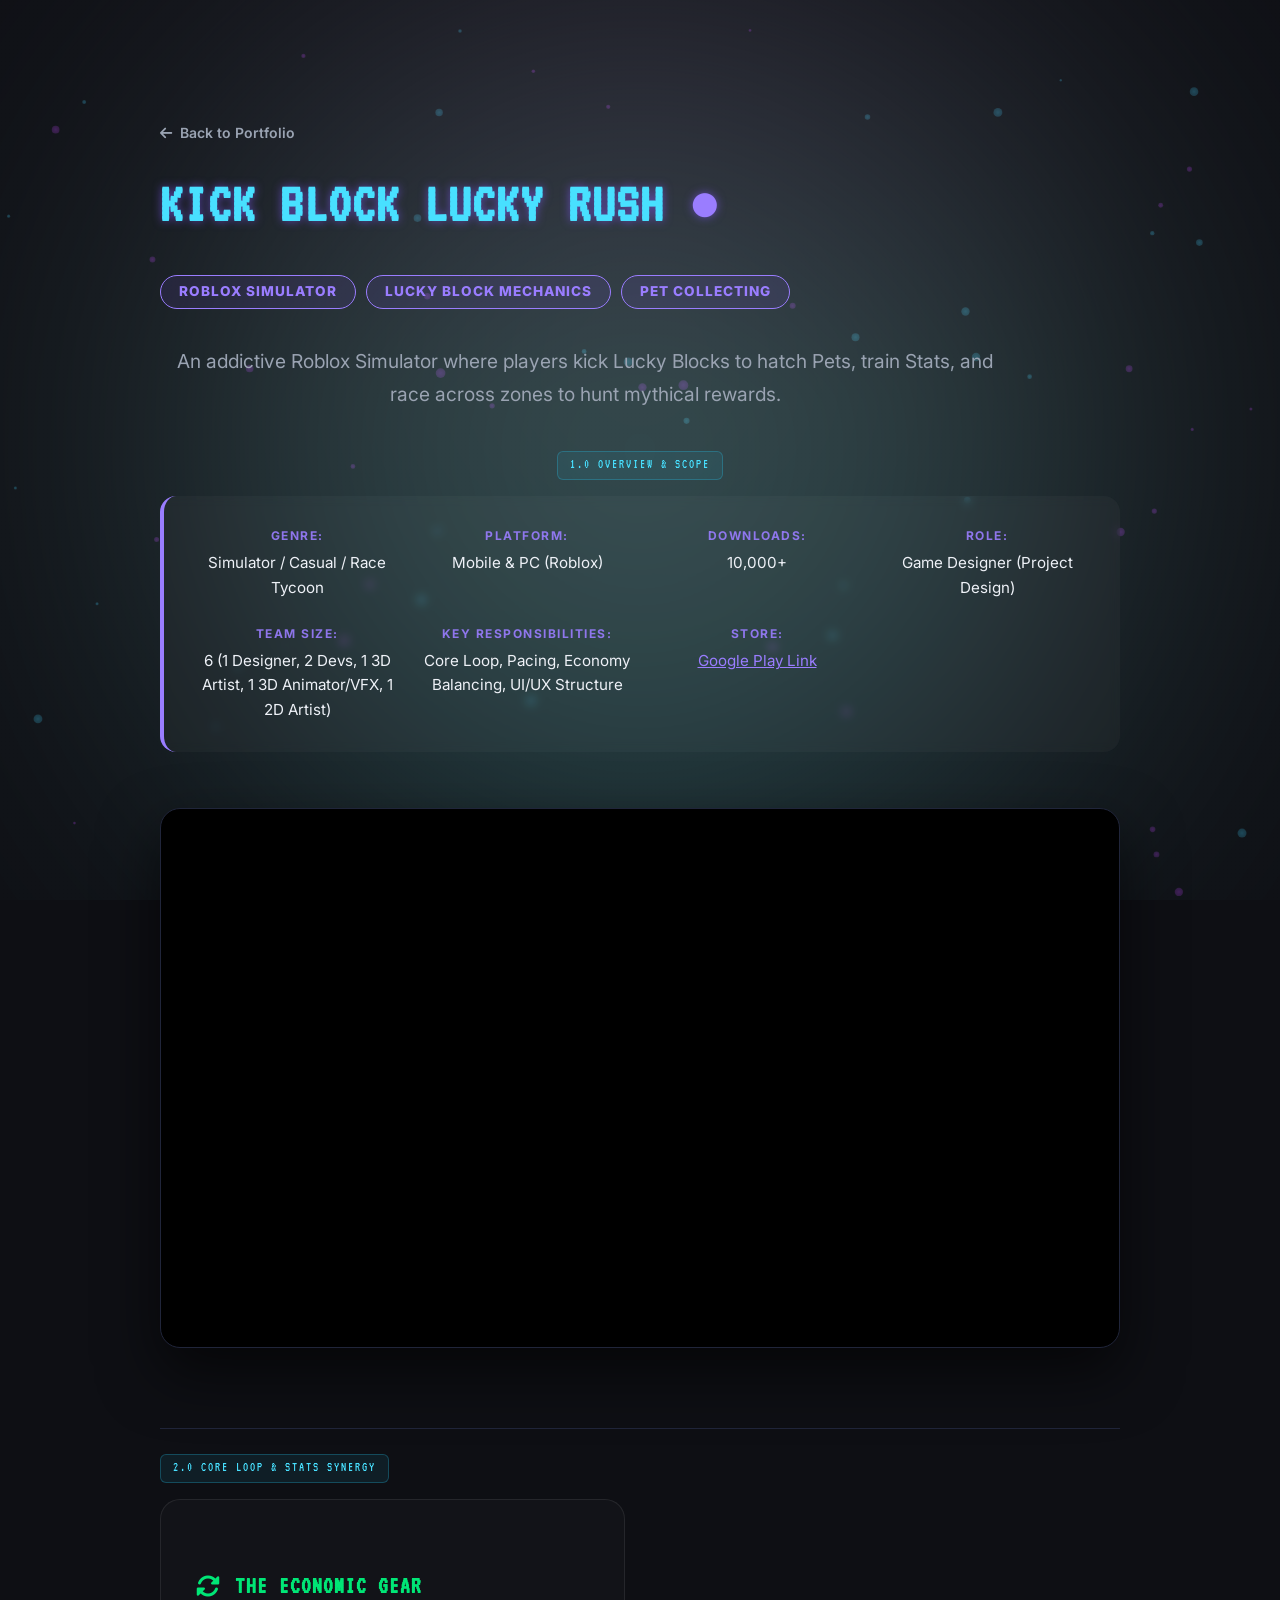
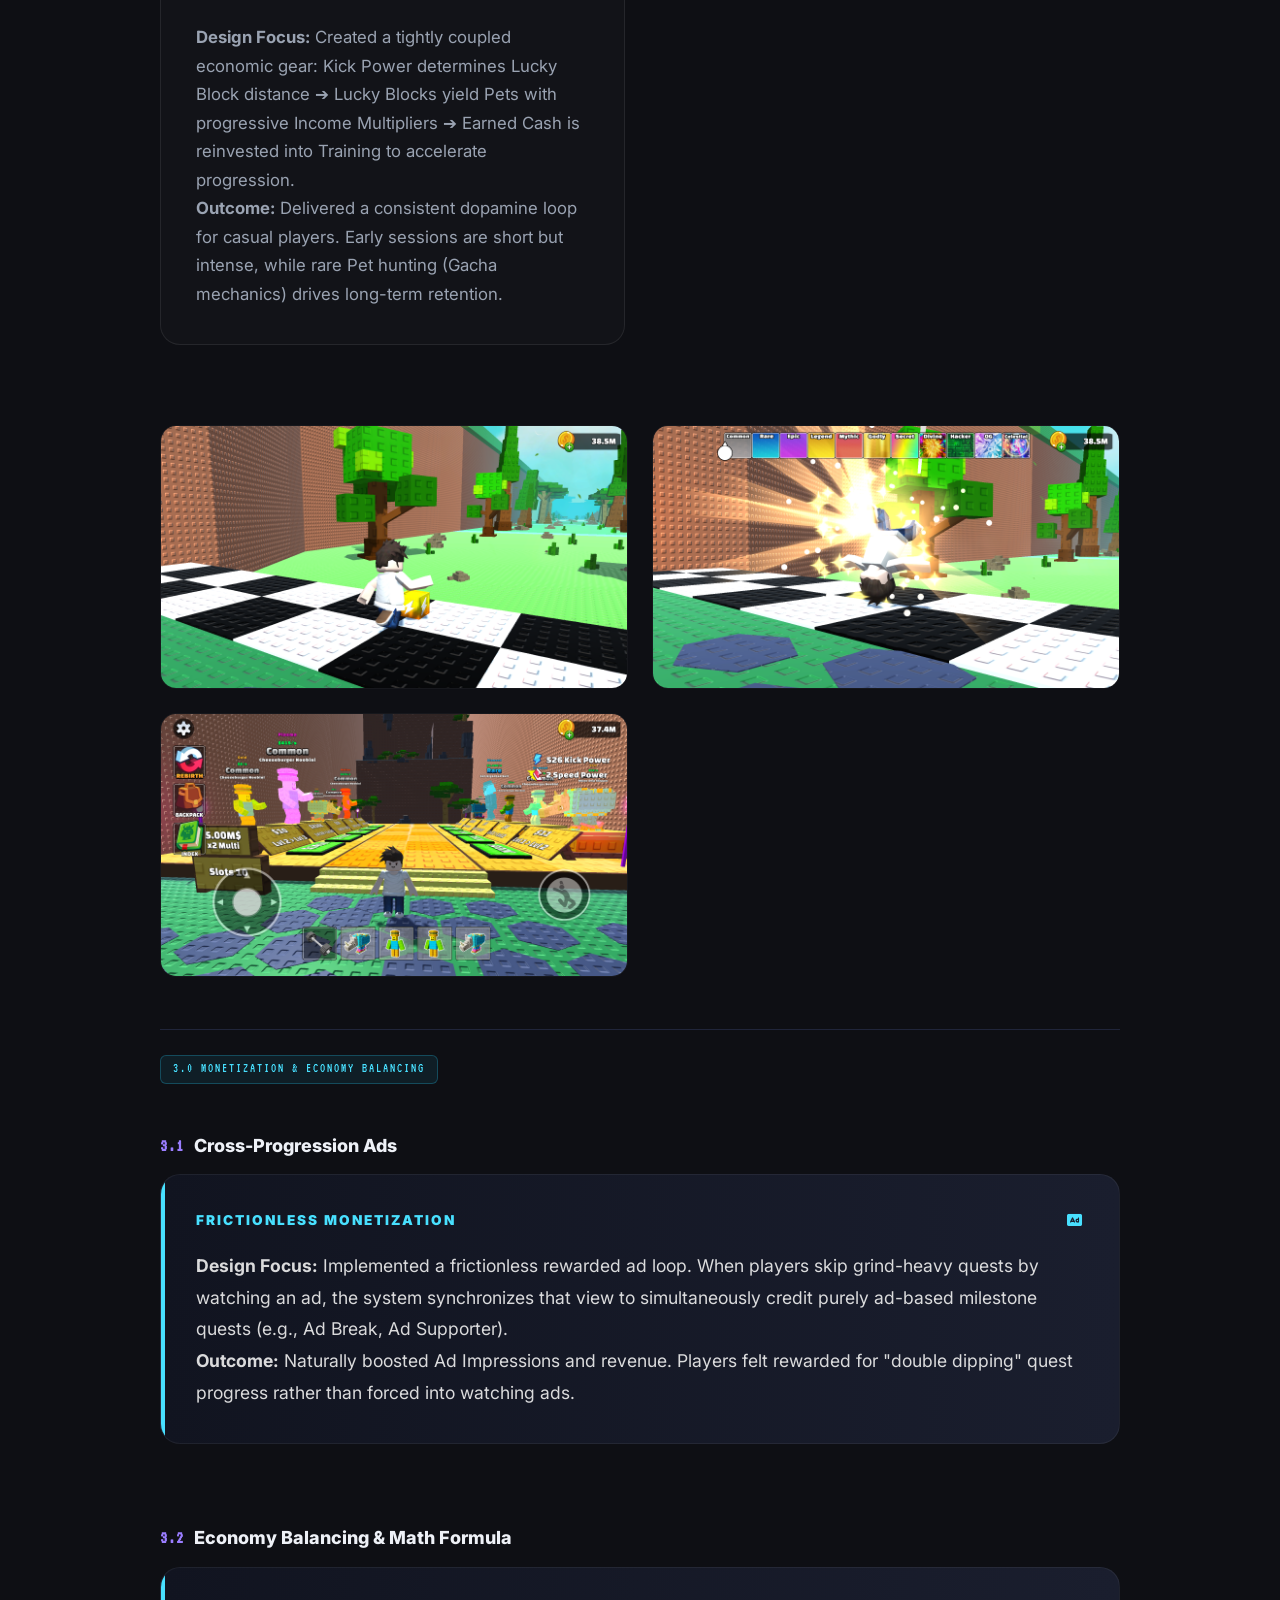
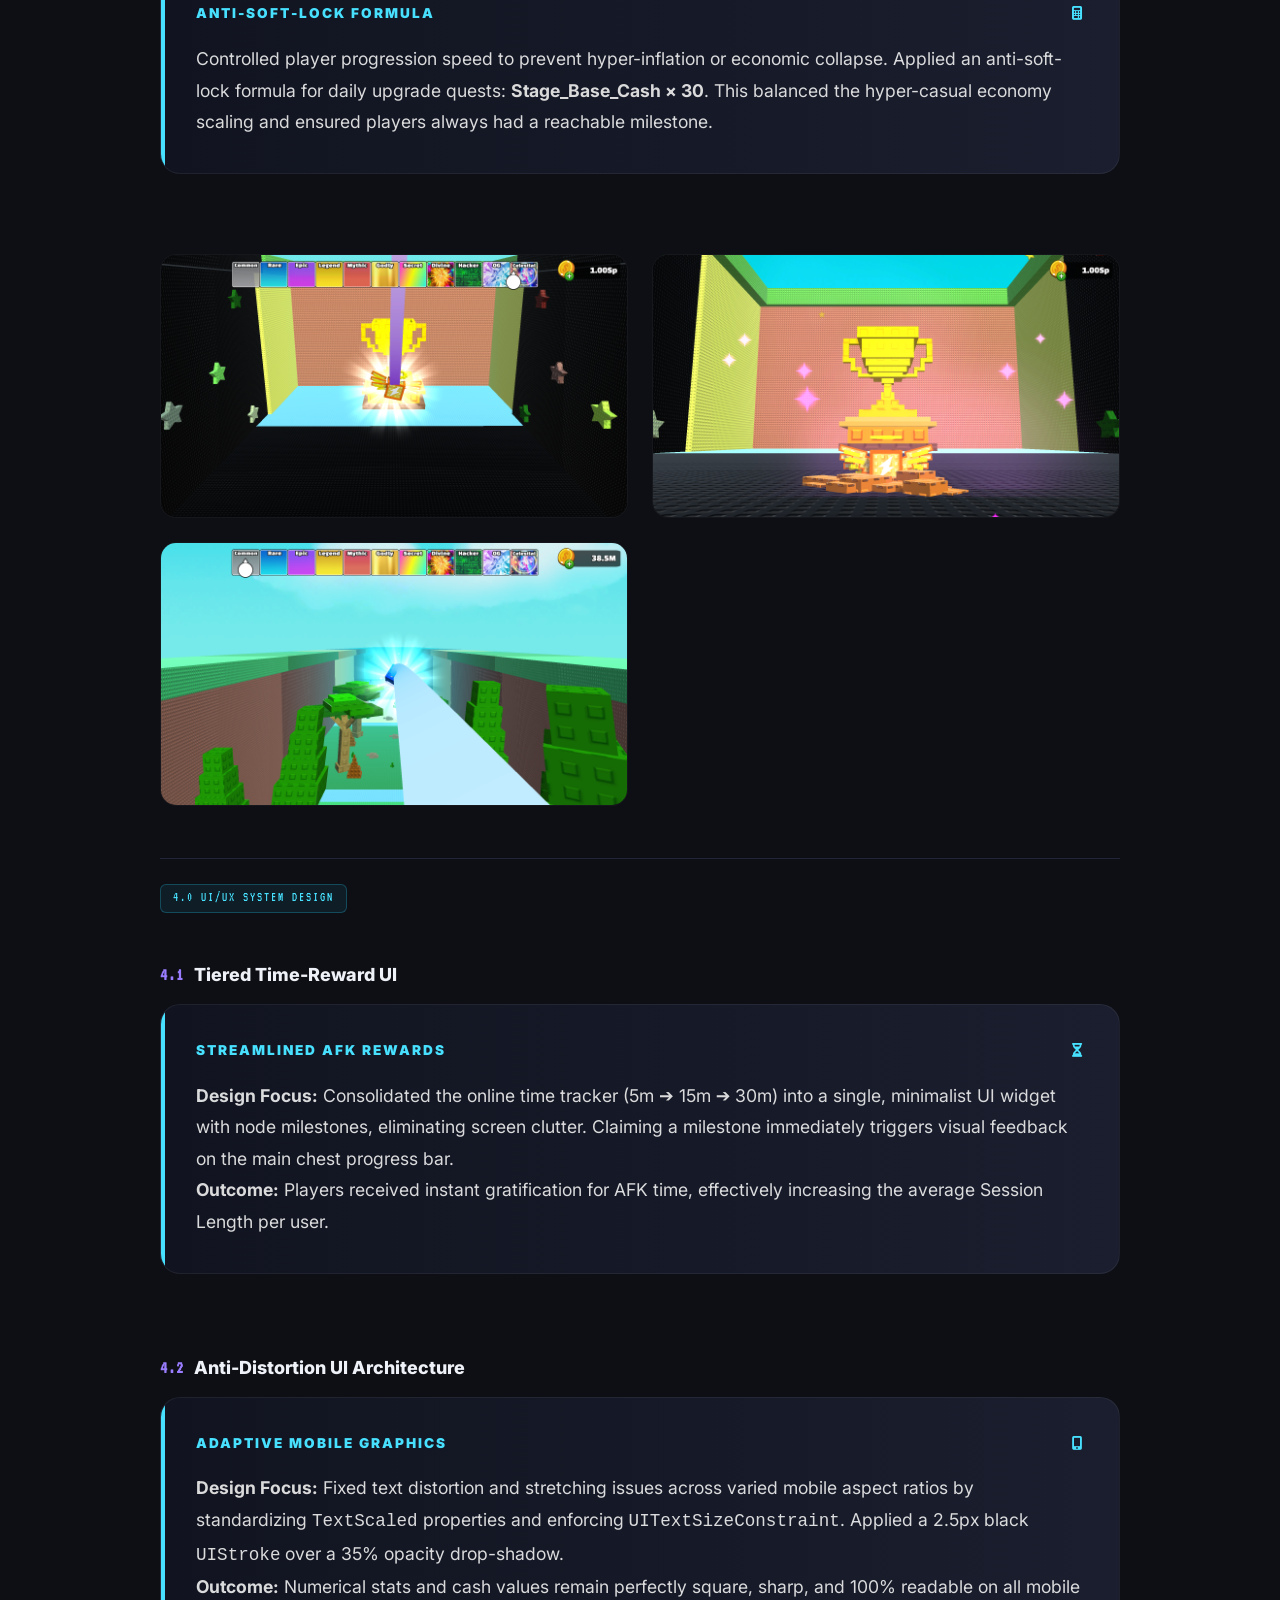
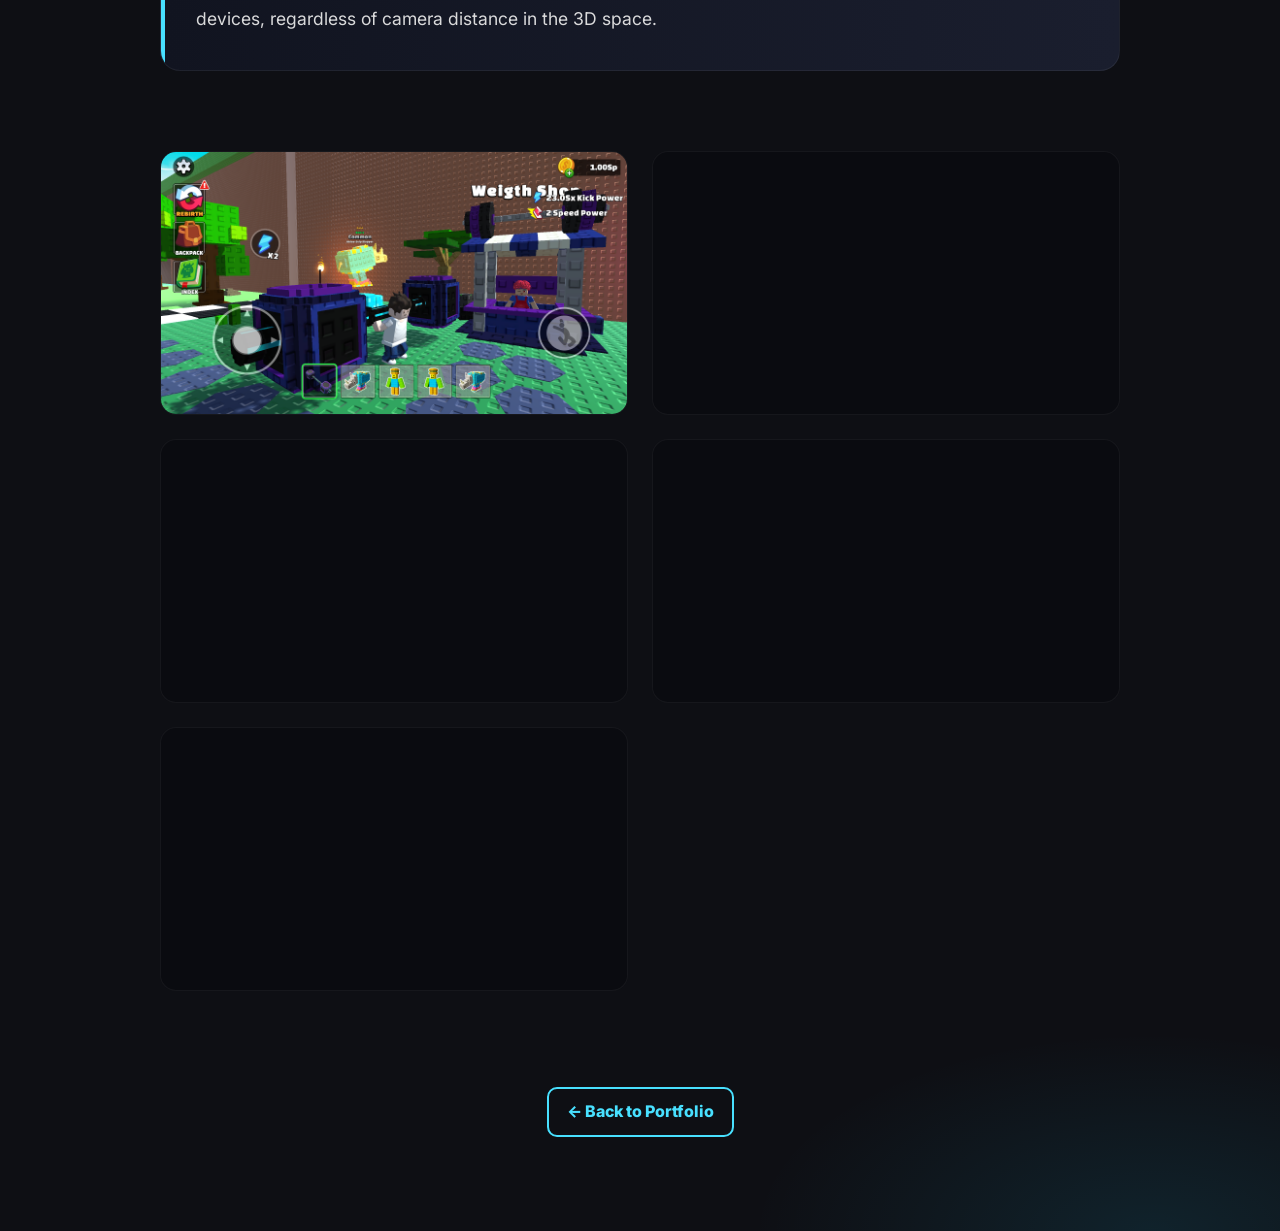
<file: kick-block-lucky-rush.html>
<!DOCTYPE html>
<html lang="en">

<head>
    <meta charset="utf-8" />
    <meta name="viewport" content="width=device-width, initial-scale=1" />
    <title>Kick Block Lucky Rush · Case Study · NHSSON</title>
    <link rel="stylesheet" href="https://cdnjs.cloudflare.com/ajax/libs/font-awesome/6.5.1/css/all.min.css" />
    <link rel="stylesheet" href="css/site.css" />
    <script defer src="js/site.js"></script>
</head>

<body class="dark">
    <section class="project-detail">
        <div class="container container--narrow">

            <nav class="detail-breadcrumb">
                <a href="index.html"><i class="fas fa-arrow-left"></i> Back to Portfolio</a>
            </nav>

            <!-- ══════════════════════════════════════
                 SECTION 1.0 — OVERVIEW & SCOPE
            ════════════════════════════════════════ -->
            <header class="project-head">
                <div class="project-title-row">
                    <h1 class="project-title">Kick Block Lucky Rush <span>●</span></h1>
                    <ul class="taglist">
                        <li>Roblox Simulator</li>
                        <li>Lucky Block Mechanics</li>
                        <li>Pet Collecting</li>
                    </ul>
                </div>
                <p class="project-desc">An addictive Roblox Simulator where players kick Lucky Blocks to hatch Pets, train Stats, and race across zones to hunt mythical rewards.</p>

                <div class="section-label">1.0 Overview &amp; Scope</div>
                <div class="project-meta-grid">
                    <div><strong>Genre:</strong> Simulator / Casual / Race Tycoon</div>
                    <div><strong>Platform:</strong> Mobile &amp; PC (Roblox)</div>
                    <div><strong>Downloads:</strong> 10,000+</div>
                    <div><strong>Role:</strong> Game Designer (Project Design)</div>
                    <div><strong>Team Size:</strong> 6 (1 Designer, 2 Devs, 1 3D Artist, 1 3D Animator/VFX, 1 2D Artist)</div>
                    <div><strong>Key Responsibilities:</strong> Core Loop, Pacing, Economy Balancing, UI/UX Structure</div>
                    <div><strong>Store:</strong> <a href="https://play.google.com/store/search?q=kick+block+lucky+rush&c=apps&hl=vi" target="_blank" style="color: var(--primary);">Google Play Link</a></div>
                </div>
            </header>

            <!-- MEDIA -->
            <div class="media-showcase-v2">
                <div class="cinema-box">
                    <iframe src="https://www.youtube.com/embed/OVfp3XMb7ME"
                        allow="accelerometer; autoplay; clipboard-write; encrypted-media; gyroscope; picture-in-picture"
                        allowfullscreen title="Kick Block Lucky Rush Gameplay"></iframe>
                </div>
            </div>

            <!-- ══════════════════════════════════════
                 SECTION 2.0 — THE CONCEPT & CORE LOOP
            ════════════════════════════════════════ -->
            <div class="gdd-section">
                <div class="section-label">2.0 Core Loop &amp; Stats Synergy</div>
                <div class="designer-insights">
                    <div class="insight-box solution">
                        <h4><i class="fas fa-sync-alt"></i> THE ECONOMIC GEAR</h4>
                        <p><strong>Design Focus:</strong> Created a tightly coupled economic gear: Kick Power determines Lucky Block distance ➔ Lucky Blocks yield Pets with progressive Income Multipliers ➔ Earned Cash is reinvested into Training to accelerate progression.</p>
                        <p><strong>Outcome:</strong> Delivered a consistent dopamine loop for casual players. Early sessions are short but intense, while rare Pet hunting (Gacha mechanics) drives long-term retention.</p>
                    </div>
                </div>
                
                <div class="gallery-grid-v2">
                    <div class="gallery-item"><img src="images/Kick Block/05-28-2026 11_08_44.png" alt="Core Loop Mechanics" /></div>
                    <div class="gallery-item"><img src="images/Kick Block/05-28-2026 11_12_00.png" alt="Pet Hatching System" /></div>
                    <div class="gallery-item"><img src="images/Kick Block/05-28-2026 11_00_59.png" alt="Training Stats" /></div>
                </div>
            </div>

            <!-- ══════════════════════════════════════
                 SECTION 3.0 — MONETIZATION
            ════════════════════════════════════════ -->
            <div class="gdd-section">
                <div class="section-label">3.0 Monetization &amp; Economy Balancing</div>

                <h3 class="gdd-sub-title"><span class="sub-num">3.1</span> Cross-Progression Ads</h3>
                <div class="gdd-grid">
                    <div class="gdd-card full-width">
                        <h3>FRICTIONLESS MONETIZATION <i class="fas fa-ad"></i></h3>
                        <p><strong>Design Focus:</strong> Implemented a frictionless rewarded ad loop. When players skip grind-heavy quests by watching an ad, the system synchronizes that view to simultaneously credit purely ad-based milestone quests (e.g., Ad Break, Ad Supporter).</p>
                        <p><strong>Outcome:</strong> Naturally boosted Ad Impressions and revenue. Players felt rewarded for "double dipping" quest progress rather than forced into watching ads.</p>
                    </div>
                </div>

                <h3 class="gdd-sub-title"><span class="sub-num">3.2</span> Economy Balancing &amp; Math Formula</h3>
                <div class="gdd-grid">
                    <div class="gdd-card full-width">
                        <h3>ANTI-SOFT-LOCK FORMULA <i class="fas fa-calculator"></i></h3>
                        <p>Controlled player progression speed to prevent hyper-inflation or economic collapse. Applied an anti-soft-lock formula for daily upgrade quests: <strong>Stage_Base_Cash × 30</strong>. This balanced the hyper-casual economy scaling and ensured players always had a reachable milestone.</p>
                    </div>
                </div>
                
                <div class="gallery-grid-v2">
                    <div class="gallery-item"><img src="images/Kick Block/05-28-2026 11_35_47.png" alt="Economy Balancing" /></div>
                    <div class="gallery-item"><img src="images/Kick Block/05-28-2026 11_36_07.png" alt="Ad System UI" /></div>
                    <div class="gallery-item"><img src="images/Kick Block/05-28-2026 11_09_57.png" alt="Progression System" /></div>
                </div>
            </div>

            <!-- ══════════════════════════════════════
                 SECTION 4.0 — UI/UX DESIGN
            ════════════════════════════════════════ -->
            <div class="gdd-section">
                <div class="section-label">4.0 UI/UX System Design</div>

                <h3 class="gdd-sub-title"><span class="sub-num">4.1</span> Tiered Time-Reward UI</h3>
                <div class="gdd-grid">
                    <div class="gdd-card full-width">
                        <h3>STREAMLINED AFK REWARDS <i class="fas fa-hourglass-half"></i></h3>
                        <p><strong>Design Focus:</strong> Consolidated the online time tracker (5m ➔ 15m ➔ 30m) into a single, minimalist UI widget with node milestones, eliminating screen clutter. Claiming a milestone immediately triggers visual feedback on the main chest progress bar.</p>
                        <p><strong>Outcome:</strong> Players received instant gratification for AFK time, effectively increasing the average Session Length per user.</p>
                    </div>
                </div>

                <h3 class="gdd-sub-title"><span class="sub-num">4.2</span> Anti-Distortion UI Architecture</h3>
                <div class="gdd-grid">
                    <div class="gdd-card full-width">
                        <h3>ADAPTIVE MOBILE GRAPHICS <i class="fas fa-mobile-alt"></i></h3>
                        <p><strong>Design Focus:</strong> Fixed text distortion and stretching issues across varied mobile aspect ratios by standardizing <code>TextScaled</code> properties and enforcing <code>UITextSizeConstraint</code>. Applied a 2.5px black <code>UIStroke</code> over a 35% opacity drop-shadow.</p>
                        <p><strong>Outcome:</strong> Numerical stats and cash values remain perfectly square, sharp, and 100% readable on all mobile devices, regardless of camera distance in the 3D space.</p>
                    </div>
                </div>
                
                <div class="gallery-grid-v2">
                    <div class="gallery-item"><img src="images/Kick Block/05-28-2026 11_33_57.png" alt="Clean UI Layout" /></div>
                    <div class="gallery-item"><img src="images/Kick Block/05-28-2026 11_19_22.png" alt="Anti-Distortion UI Elements" /></div>
                    <div class="gallery-item"><img src="images/Kick Block/05-28-2026 11_36_29.png" alt="Mobile Aspect Ratio Test" /></div>
                    <div class="gallery-item"><img src="images/Kick Block/05-28-2026 11_10_12.png" alt="In-Game HUD" /></div>
                    <div class="gallery-item"><img src="images/Kick Block/05-28-2026 11_14_55.png" alt="Action Screen" /></div>
                </div>
            </div>

            <footer class="project-footer">
                <a href="index.html" class="btn-ghost">← Back to Portfolio</a>
            </footer>
        </div>
    </section>
</body>

</html>
</file>
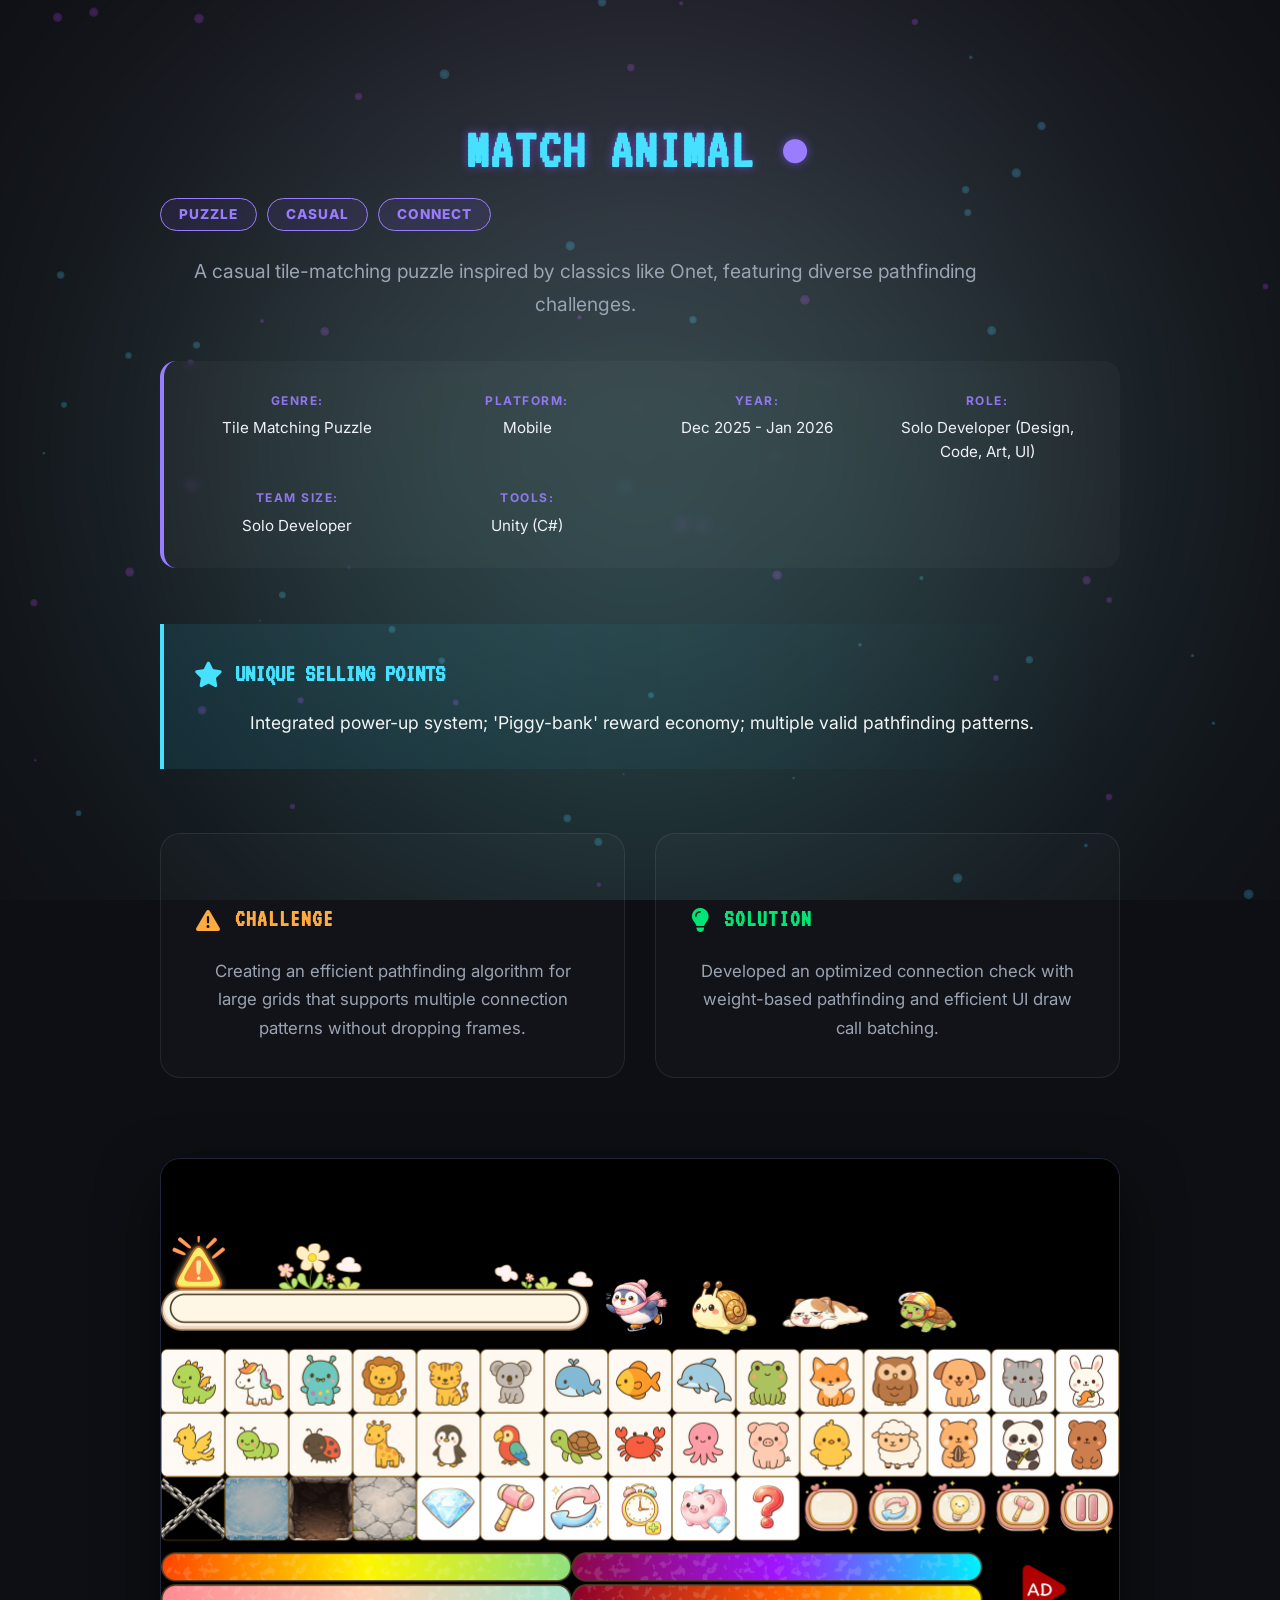
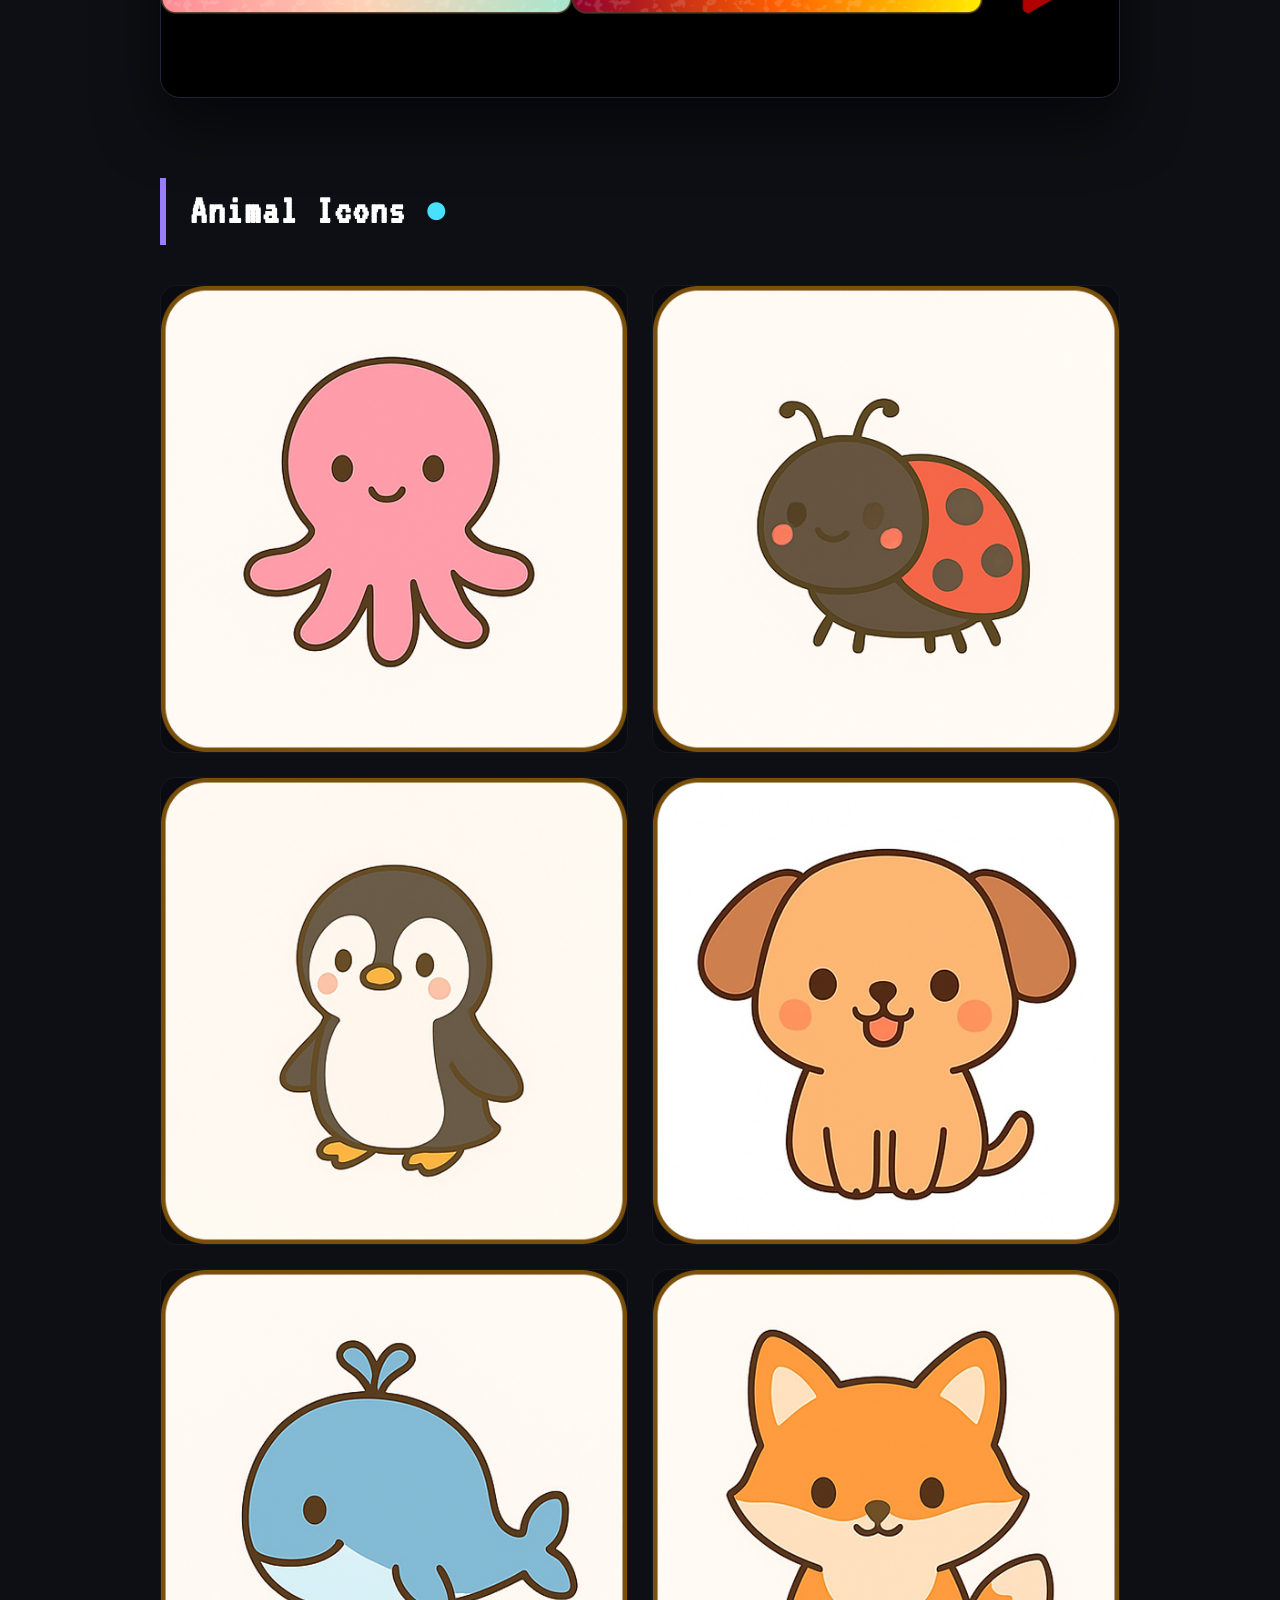
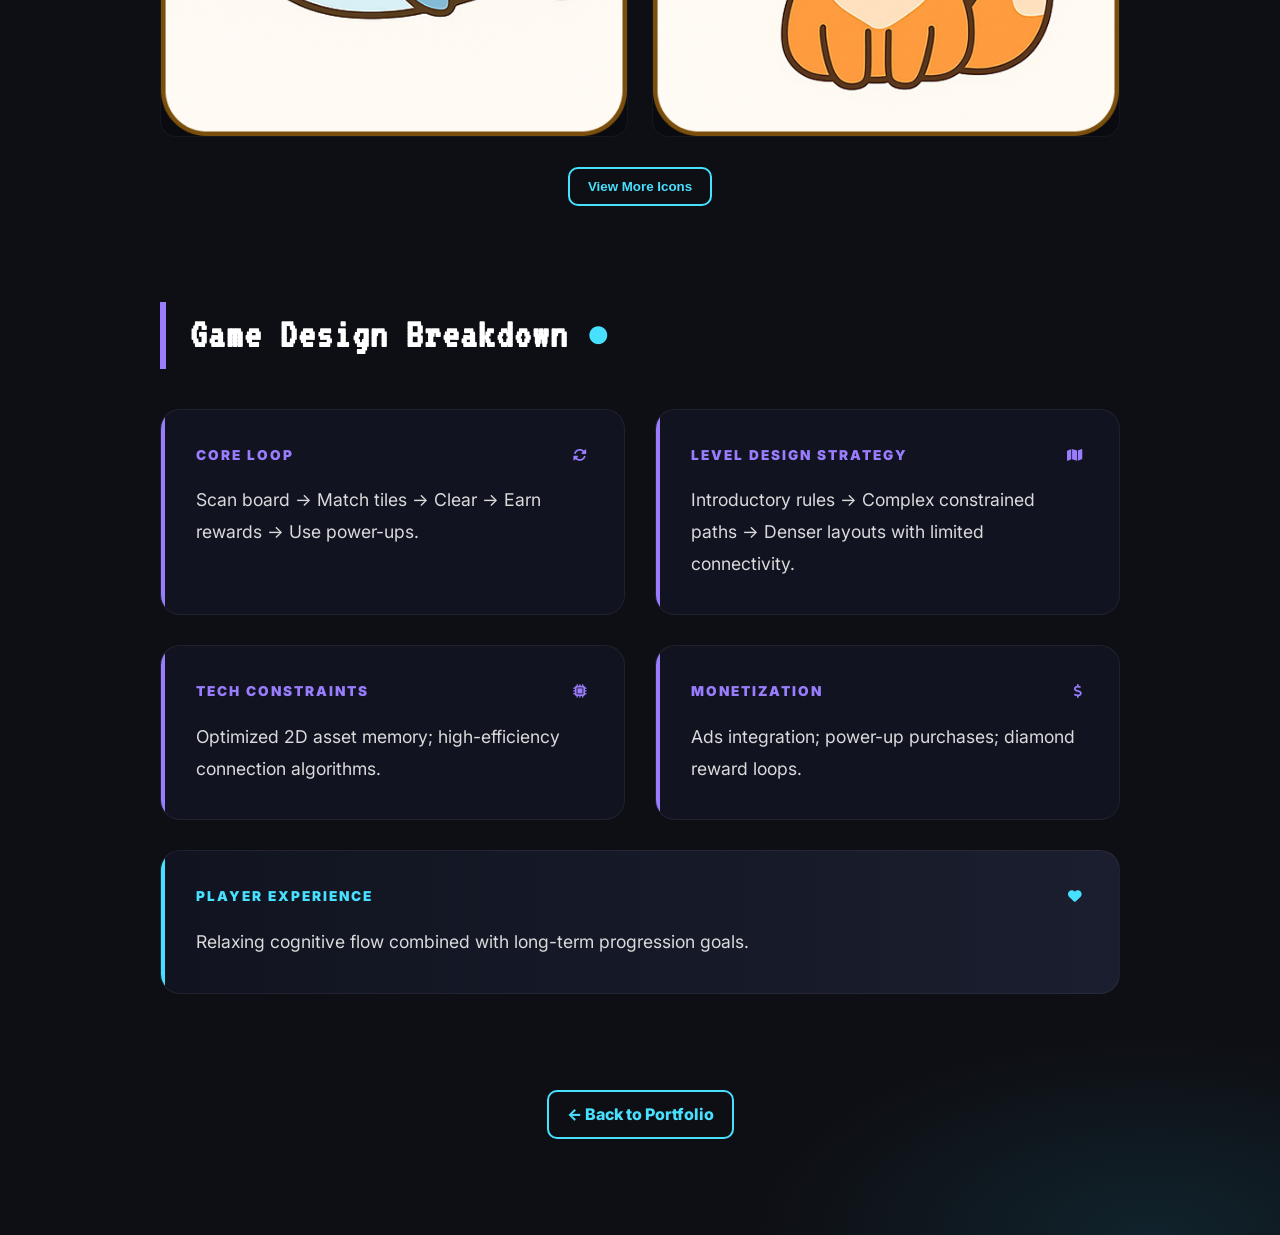
<file: match-animal.html>
<!DOCTYPE html>
<html lang="en">

<head>
    <meta charset="utf-8" />
    <meta name="viewport" content="width=device-width, initial-scale=1" />
    <title>Match Animal · NHSSON Portfolio</title>
    <link rel="stylesheet" href="https://cdnjs.cloudflare.com/ajax/libs/font-awesome/6.5.1/css/all.min.css" />
    <link rel="stylesheet" href="css/site.css" />
    <script defer src="js/site.js"></script>
</head>

<body class="dark">
    <section class="project-detail">
        <div class="container container--narrow">
            <header class="project-head">
                <h1 class="project-title">Match Animal <span>●</span></h1>
                <ul class="taglist">
                    <li>Puzzle</li>
                    <li>Casual</li>
                    <li>Connect</li>
                </ul>
                <p class="project-desc">A casual tile-matching puzzle inspired by classics like Onet, featuring diverse
                    pathfinding challenges.</p>
                <div class="project-meta-grid">
                    <div><strong>Genre:</strong> Tile Matching Puzzle</div>
                    <div><strong>Platform:</strong> Mobile</div>
                    <div><strong>Year:</strong> Dec 2025 - Jan 2026</div>
                    <div><strong>Role:</strong> Solo Developer (Design, Code, Art, UI)</div>
                    <div><strong>Team Size:</strong> Solo Developer</div>
                    <div><strong>Tools:</strong> Unity (C#)</div>
                </div>

                <div class="usp-banner">
                    <h3><i class="fas fa-star"></i> UNIQUE SELLING POINTS</h3>
                    <p>Integrated power-up system; 'Piggy-bank' reward economy; multiple valid pathfinding patterns.</p>
                </div>

                <div class="designer-insights">
                    <div class="insight-box challenge">
                        <h4><i class="fas fa-exclamation-triangle"></i> CHALLENGE</h4>
                        <p>Creating an efficient pathfinding algorithm for large grids that supports multiple connection
                            patterns without dropping frames.</p>
                    </div>
                    <div class="insight-box solution">
                        <h4><i class="fas fa-lightbulb"></i> SOLUTION</h4>
                        <p>Developed an optimized connection check with weight-based pathfinding and efficient UI draw
                            call batching.</p>
                    </div>
                </div>
            </header>

            <div class="media-showcase-v2">
                <div class="cinema-box">
                    <img src="images/Match Animal/Noi Thu.png" alt="Match Animal"
                        style="width:100%; height:100%; object-fit:contain;" />
                </div>
            </div>

            <div class="gallery-section">
                <h2 class="section-title">Animal Icons <span>●</span></h2>
                <div class="gallery-wrapper">
                    <div class="gallery-grid-v2" id="galleryGrid">
                        <div class="gallery-item"><img src="images/Match Animal/Bạch Tuột.png" alt="Animal" /></div>
                        <div class="gallery-item"><img src="images/Match Animal/Bọ.png" alt="Animal" /></div>
                        <div class="gallery-item"><img src="images/Match Animal/Chim Cánh Cụt.png" alt="Animal" /></div>
                        <div class="gallery-item"><img src="images/Match Animal/Chó.png" alt="Animal" /></div>
                        <div class="gallery-item"><img src="images/Match Animal/Cá Voi.png" alt="Animal" /></div>
                        <div class="gallery-item"><img src="images/Match Animal/Cáo.png" alt="Animal" /></div>
                        <div class="gallery-item"><img src="images/Match Animal/Ếch.png" alt="Animal" /></div>
                        <div class="gallery-item"><img src="images/Match Animal/Gấu Trúc.png" alt="Animal" /></div>
                        <div class="gallery-item"><img src="images/Match Animal/Sư Tử.png" alt="Animal" /></div>
                    </div>
                    <div class="gallery-actions">
                        <button class="btn-ghost" onclick="toggleGallery('galleryGrid', this)">View More Icons</button>
                    </div>
                </div>
            </div>

            <div class="blueprint-section">
                <h2 class="section-title">Game Design Breakdown <span>●</span></h2>
                <div class="gdd-grid">
                    <div class="gdd-card">
                        <h3>CORE LOOP <i class="fas fa-sync-alt"></i></h3>
                        <p>Scan board -> Match tiles -> Clear -> Earn rewards -> Use power-ups.</p>
                    </div>
                    <div class="gdd-card">
                        <h3>LEVEL DESIGN STRATEGY <i class="fas fa-map"></i></h3>
                        <p>Introductory rules -> Complex constrained paths -> Denser layouts with limited connectivity.
                        </p>
                    </div>
                    <div class="gdd-card">
                        <h3>TECH CONSTRAINTS <i class="fas fa-microchip"></i></h3>
                        <p>Optimized 2D asset memory; high-efficiency connection algorithms.</p>
                    </div>
                    <div class="gdd-card">
                        <h3>MONETIZATION <i class="fas fa-dollar-sign"></i></h3>
                        <p>Ads integration; power-up purchases; diamond reward loops.</p>
                    </div>
                    <div class="gdd-card full-width">
                        <h3>PLAYER EXPERIENCE <i class="fas fa-heart"></i></h3>
                        <p>Relaxing cognitive flow combined with long-term progression goals.</p>
                    </div>
                </div>
            </div>

            <footer class="project-footer">
                <a href="index.html" class="btn-ghost">← Back to Portfolio</a>
            </footer>
        </div>
    </section>
</body>

</html>
</file>
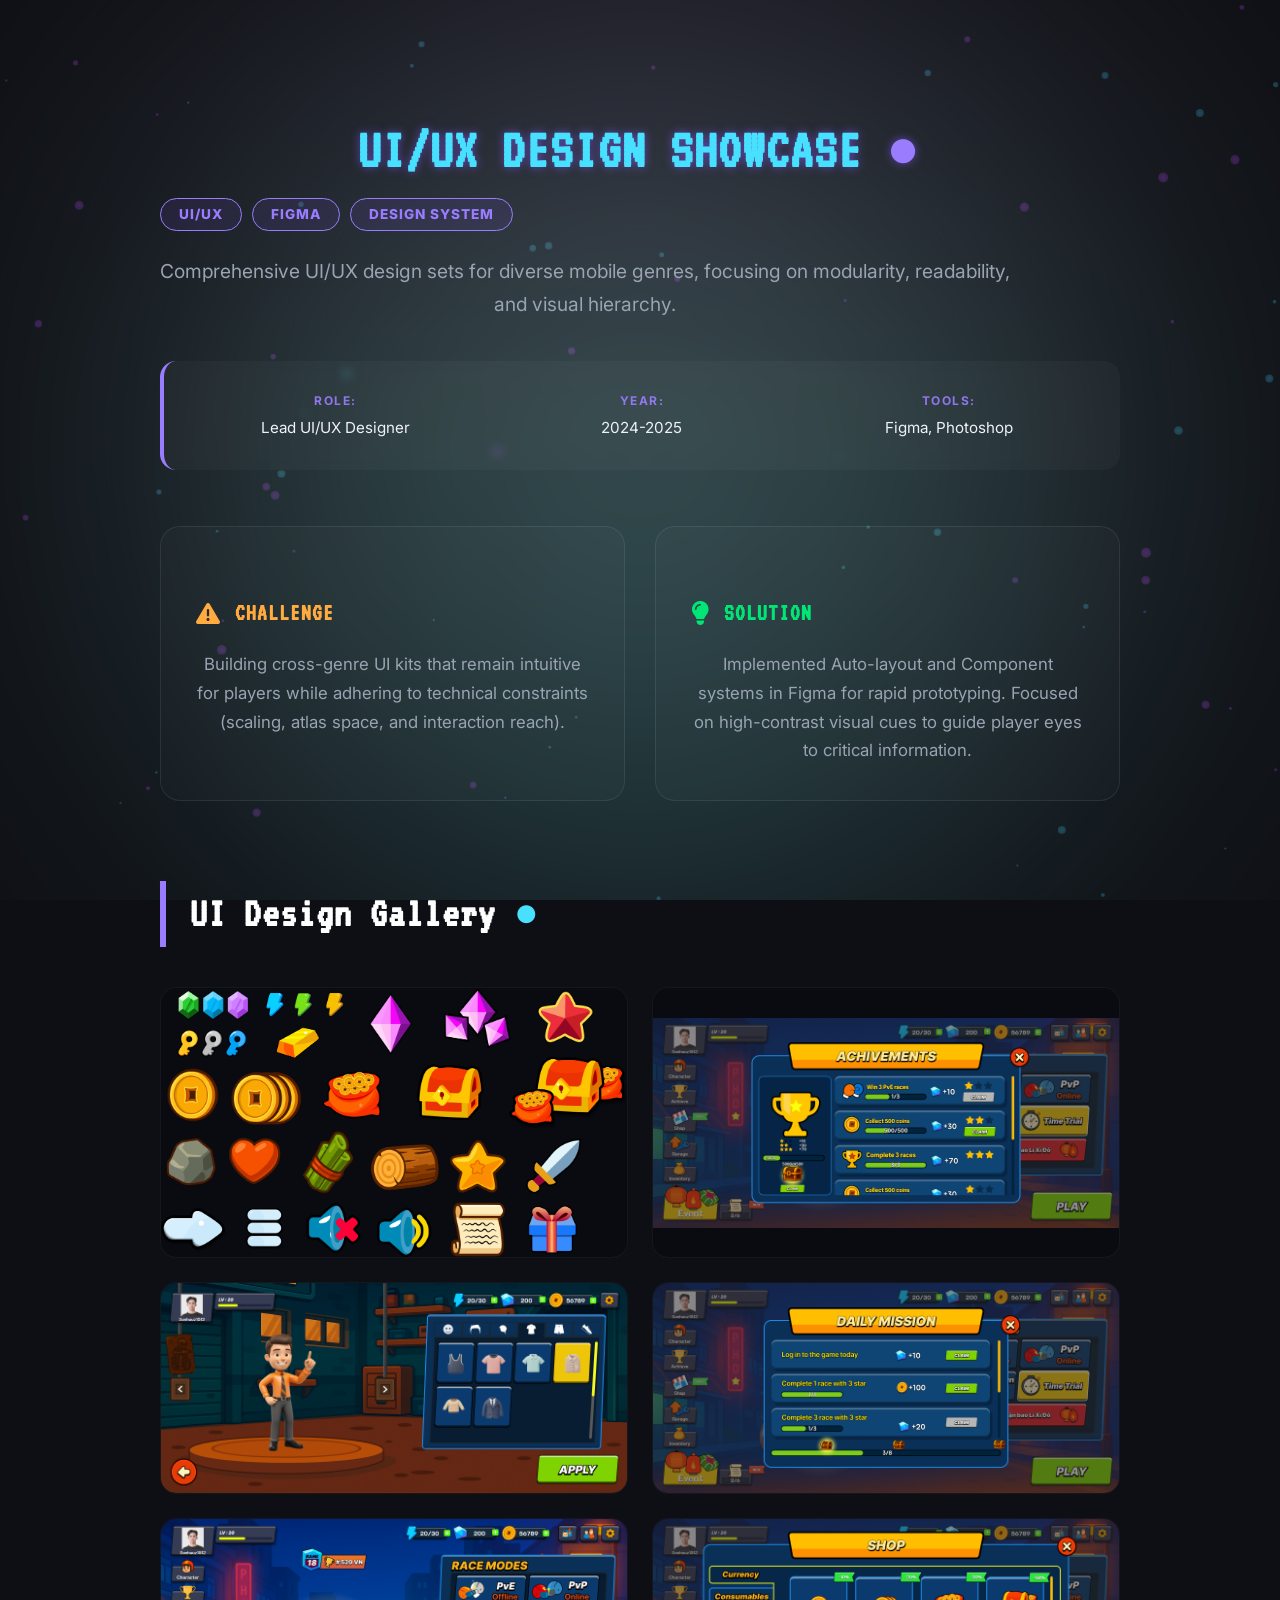
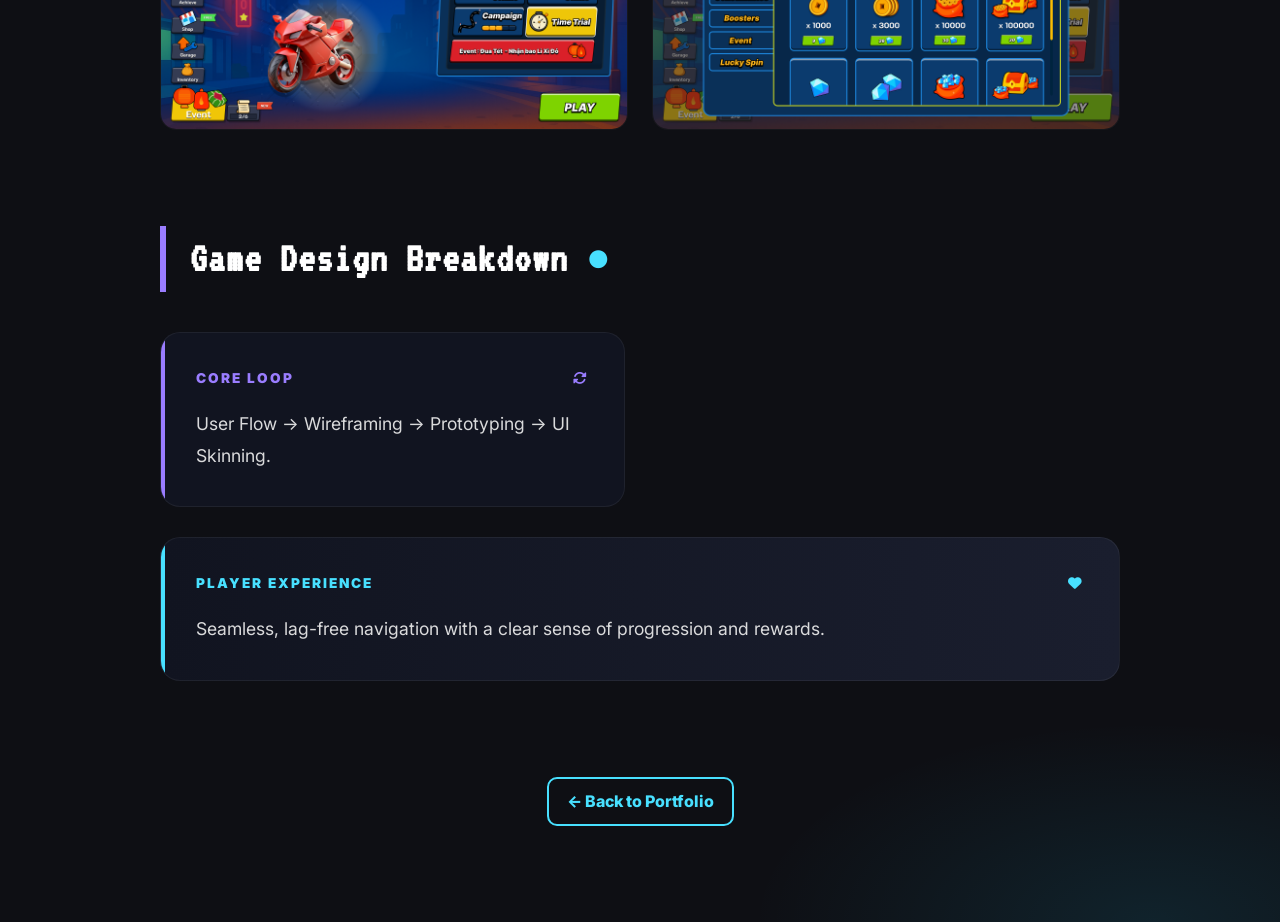
<file: ui-ux-showcase.html>
<!DOCTYPE html>
<html lang="en">

<head>
    <meta charset="utf-8" />
    <meta name="viewport" content="width=device-width, initial-scale=1" />
    <title>UI/UX Showcase · NHSSON Portfolio</title>
    <link rel="stylesheet" href="https://cdnjs.cloudflare.com/ajax/libs/font-awesome/6.5.1/css/all.min.css" />
    <link rel="stylesheet" href="css/site.css" />
    <script defer src="js/site.js"></script>
</head>

<body class="dark">
    <section class="project-detail">
        <div class="container container--narrow">
            <header class="project-head">
                <h1 class="project-title">UI/UX Design Showcase <span>●</span></h1>
                <ul class="taglist">
                    <li>UI/UX</li>
                    <li>Figma</li>
                    <li>Design System</li>
                </ul>
                <p class="project-desc">Comprehensive UI/UX design sets for diverse mobile genres, focusing on
                    modularity, readability, and visual hierarchy.</p>
                <div class="project-meta-grid">
                    <div><strong>Role:</strong> Lead UI/UX Designer</div>
                    <div><strong>Year:</strong> 2024-2025</div>
                    <div><strong>Tools:</strong> Figma, Photoshop</div>
                </div>

                <div class="designer-insights">
                    <div class="insight-box challenge">
                        <h4><i class="fas fa-exclamation-triangle"></i> CHALLENGE</h4>
                        <p>Building cross-genre UI kits that remain intuitive for players while adhering to technical
                            constraints (scaling, atlas space, and interaction reach).</p>
                    </div>
                    <div class="insight-box solution">
                        <h4><i class="fas fa-lightbulb"></i> SOLUTION</h4>
                        <p>Implemented Auto-layout and Component systems in Figma for rapid prototyping. Focused on
                            high-contrast visual cues to guide player eyes to critical information.</p>
                    </div>
                </div>
            </header>

            <div class="gallery-section">
                <h2 class="section-title">UI Design Gallery <span>●</span></h2>
                <div class="gallery-wrapper">
                    <div class="gallery-grid-v2" id="uiGrid">
                        <div class="gallery-item"><img src="images/Thiết Kế UI UX/Casual simple UI.png" alt="UI" />
                        </div>
                        <div class="gallery-item"><img src="images/Thiết Kế UI UX/Shipper Quái Xế/Achivements.png"
                                alt="UI" /></div>
                        <div class="gallery-item"><img src="images/Thiết Kế UI UX/Shipper Quái Xế/Clothes Menu.png"
                                alt="UI" /></div>
                        <div class="gallery-item"><img src="images/Thiết Kế UI UX/Shipper Quái Xế/Daily Misson.png"
                                alt="UI" /></div>
                        <div class="gallery-item"><img src="images/Thiết Kế UI UX/Shipper Quái Xế/Home UI.png"
                                alt="UI" /></div>
                        <div class="gallery-item"><img src="images/Thiết Kế UI UX/Shipper Quái Xế/Shop UI.png"
                                alt="UI" /></div>
                        <div class="gallery-item"><img src="images/Thiết Kế UI UX/Shipper Quái Xế/Update Ui.png"
                                alt="UI" /></div>
                    </div>
                </div>
            </div>

            <div class="blueprint-section">
                <h2 class="section-title">Game Design Breakdown <span>●</span></h2>
                <div class="gdd-grid">
                    <div class="gdd-card">
                        <h3>CORE LOOP <i class="fas fa-sync-alt"></i></h3>
                        <p>User Flow -> Wireframing -> Prototyping -> UI Skinning.</p>
                    </div>
                    <div class="gdd-card full-width">
                        <h3>PLAYER EXPERIENCE <i class="fas fa-heart"></i></h3>
                        <p>Seamless, lag-free navigation with a clear sense of progression and rewards.</p>
                    </div>
                </div>
            </div>

            <footer class="project-footer">
                <a href="index.html" class="btn-ghost">← Back to Portfolio</a>
            </footer>
        </div>
    </section>
</body>

</html>
</file>
<file: css/site.css>
/* =========================================================
   GAME DESIGNER PORTFOLIO — PIXEL/RETRO NEON UI (NO FRAMEWORK)
   A11y • Performance • Responsive • No HTML changes
   ========================================================= */

/* ---------- Font import (body + pixel headings) ---------- */
@import url('https://fonts.googleapis.com/css2?family=Inter:wght@400;600;800&family=VT323&display=swap');

/* ---------- Theme tokens ---------- */
:root {
    --bg: #0e0f14;
    --bg-alt: #12131a;
    --card: #171925;
    --text: #eef1f7;
    --muted: #9aa3b2;
    --primary: #8a5cff;
    /* neon purple */
    --accent: #25d0ff;
    /* neon cyan */
    --border: #262b3f;
    --shadow: rgba(0, 0, 0, 0.45);
    --success: #22c55e;
    --warning: #f59e0b;
    --danger: #ef4444;
    --radius: 12px;
    --pixel: 6px;
    --fs-h1: clamp(38px, 6.2vw, 72px);
    --fs-h2: clamp(26px, 3.2vw, 40px);
    --fs-h3: clamp(20px, 2.2vw, 28px);
    --fs-sub: 18px;
    --container: 1200px;
    --section-y: clamp(64px, 8vw, 96px);
    --ring: 2px;
    --ring-color: var(--accent);
    /* dynamic vars for parallax/ripple */
    --mx: 0.5;
    /* 0..1 mouse X normalized */
    --my: 0.5;
    /* 0..1 mouse Y normalized */
    --rpx: 50%;
    /* ripple x */
    --rpy: 50%;
    /* ripple y */
}

/* Dark mode via .theme-dark on html/body */
.theme-dark {
    --bg: #0e0f14;
    --bg-alt: #0b0c11;
    --card: #151729;
    --text: #eef1f7;
    --muted: #9aa3b2;
    --primary: #9a7dff;
    --accent: #48e0ff;
    --border: #20253a;
    --shadow: rgba(0, 0, 0, 0.55);
}

/* ---------- Base ---------- */
* {
    box-sizing: border-box;
}

html {
    scroll-behavior: smooth;
    scroll-padding-top: 16px;
}

body {
    margin: 0;
    background: radial-gradient(1200px 500px at 12% 0%, rgba(138, 92, 255, .12), transparent 40%), radial-gradient(1000px 500px at 90% 100%, rgba(37, 208, 255, .10), transparent 40%), var(--bg);
    color: var(--text);
    font-family: Inter, system-ui, -apple-system, Segoe UI, Roboto, "Helvetica Neue", Arial, sans-serif;
    line-height: 1.6;
    overflow-x: hidden;
}

img,
video {
    display: block;
    max-width: 100%;
    height: auto;
}

a {
    color: inherit;
}

.visually-hidden,
.sr-only {
    position: absolute !important;
    width: 1px;
    height: 1px;
    padding: 0;
    margin: -1px;
    overflow: hidden;
    clip: rect(0, 0, 1px, 1px);
    white-space: nowrap;
    border: 0;
}

/* Reduced motion */
@media (prefers-reduced-motion: reduce) {
    * {
        animation: none !important;
        transition: none !important;
        scroll-behavior: auto;
    }
}

/* ---------- Typography ---------- */
h1,
.hello-title,
.brand {
    font-family: "VT323", ui-monospace, "JetBrains Mono", monospace;
    letter-spacing: 0.5px;
}

h1 {
    font-size: var(--fs-h1);
    line-height: 1.05;
    margin: 0;
}

h2 {
    font-size: var(--fs-h2);
    margin: 0 0 10px;
}

h3 {
    font-size: var(--fs-h3);
    margin: 0 0 6px;
}

.kicker {
    font-family: "VT323", monospace;
    letter-spacing: 1px;
    color: var(--accent);
    font-size: 20px;
}

.subtitle,
.muted {
    color: var(--muted);
    font-size: var(--fs-sub);
}

/* Pixel accents */
.pixel-border {
    box-shadow: 0 0 0 2px var(--border), calc(var(--pixel)*1) calc(var(--pixel)*1) 0 0 var(--border);
}

.pixel-press:active {
    transform: translateY(2px);
}

/* ---------- Layout ---------- */
.container {
    max-width: var(--container);
    margin: 0 auto;
    padding: 0 24px;
}

.section {
    padding: var(--section-y) 0;
    position: relative;
}

.section--light {
    background: linear-gradient(180deg, rgba(255, 255, 255, 0.02), rgba(255, 255, 255, 0));
}

.section--alt {
    background: linear-gradient(180deg, rgba(255, 255, 255, 0.02), rgba(255, 255, 255, 0));
}

/* Section HUD lines (animatable) */
.section::before {
    content: "";
    position: absolute;
    inset: 0;
    background-image: linear-gradient(var(--border) 1px, transparent 1px), linear-gradient(90deg, var(--border) 1px, transparent 1px);
    background-size: 64px 64px;
    opacity: .12;
    mask-image: linear-gradient(to bottom, transparent, #000 14%, #000 86%, transparent);
    pointer-events: none;
}

body.grid-strong .section::before {
    opacity: .22;
}

/* ---------- Buttons ---------- */
.btn,
.btn-solid,
.btn-ghost,
.btn-cta {
    display: inline-flex;
    align-items: center;
    justify-content: center;
    padding: 10px 18px;
    border-radius: 10px;
    text-decoration: none;
    font-weight: 800;
    transition: transform .18s ease, box-shadow .18s ease, background .18s ease, color .18s ease, border-color .18s ease;
    outline: none;
}

.btn-solid {
    color: #0d0f16;
    background: linear-gradient(90deg, var(--primary), var(--accent));
    box-shadow: 0 10px 24px var(--shadow), 0 0 0 2px rgba(255, 255, 255, .05) inset;
}

.btn-solid:hover {
    transform: translateY(-2px);
}

.btn-ghost {
    border: 2px solid var(--accent);
    color: var(--accent);
    background: transparent;
}

.btn-ghost:hover {
    background: var(--accent);
    color: #0b0d14;
}

.btn-cta {
    color: #0a0c12;
    background: linear-gradient(90deg, var(--primary), var(--accent));
    box-shadow: 0 10px 24px var(--shadow);
}

/* Focus rings */
a:focus,
button:focus,
.btn:focus,
.btn-solid:focus,
.btn-ghost:focus,
.btn-cta:focus,
.prod-card:focus,
.modal__close:focus {
    outline: var(--ring) solid var(--ring-color);
    outline-offset: 2px;
}

/* ---------- Hero ---------- */
.landing-wrap {
    min-height: 92vh;
    display: flex;
    align-items: center;
    justify-content: center;
    padding: 32px 16px;
}

.hero-card {
    width: min(1180px, 100%);
    background: linear-gradient(180deg, rgba(18, 19, 32, .95), rgba(18, 19, 32, .98));
    border: 1px solid var(--border);
    border-radius: 18px;
    padding: 20px 22px 26px;
    box-shadow: 0 26px 80px var(--shadow);
    position: relative;
    overflow: hidden;
    /* subtle parallax shift based on --mx/--my */
    transform: translate3d(calc((var(--mx) - 0.5) * 8px), calc((var(--my) - 0.5) * 8px), 0);
}

.hero-card::after {
    content: "";
    position: absolute;
    inset: -40%;
    background: radial-gradient(700px 300px at 80% 10%, rgba(138, 92, 255, .14), transparent 60%);
    pointer-events: none;
}

/* ===== SKILLS / TOOL ICONS ===== */
.profile-side .skills {
    margin-bottom: 24px;
}

.skill-badges {
    display: flex;
    flex-wrap: wrap;
    gap: 8px;
    margin: 8px 0 10px;
}

.skill-badges span {
    padding: 4px 10px;
    border-radius: 999px;
    font-size: 12px;
    background: rgba(92, 67, 255, 0.2);
    border: 1px solid rgba(156, 120, 255, 0.7);
}

/* HÀNG ICON CÔNG CỤ */
.tool-icons {
    display: flex;
    /* bắt các icon nằm HÀNG NGANG */
    align-items: center;
    gap: 10px;
    /* khoảng cách giữa icon */
    margin-top: 8px;
}

.tool-icons img {
    width: 60px;
    /* kích thước chung */
    height: 60px;
    object-fit: contain;
    display: block;
    /* tránh dính khoảng trắng dưới icon */
    border-radius: 8px;
    /* nếu muốn hơi bo góc */
    background: rgba(255, 255, 255, 0.04);
    /* nền rất nhẹ cho đồng bộ */
    padding: 4px;
    transition: transform .2s ease, opacity .2s ease;
}

.tool-icons img:hover {
    transform: scale(1.1);
    opacity: 0.95;
}





/* moving light sweep */
@keyframes light-sweep {
    0% {
        transform: translateX(-100%) skewX(-20deg);
        opacity: 0;
    }

    50% {
        opacity: .45;
    }

    100% {
        transform: translateX(200%) skewX(-20deg);
        opacity: 0;
    }
}

.hero-card::before {
    content: "";
    position: absolute;
    top: 0;
    left: 0;
    width: 60%;
    height: 100%;
    background: linear-gradient(120deg, transparent 30%, rgba(255, 255, 255, .18) 50%, transparent 70%);
    transform: translateX(-100%) skewX(-20deg);
    animation: light-sweep 6s ease-in-out infinite;
    pointer-events: none;
}

/* Navbar inside hero */
.hero-nav {
    position: sticky;
    top: 8px;
    display: flex;
    align-items: center;
    justify-content: space-between;
    padding: 8px 8px 10px;
    backdrop-filter: blur(8px);
    z-index: 5;
    border-radius: 10px;
}

.hero-nav.is-stuck {
    background: rgba(10, 12, 20, .35);
    border: 1px solid rgba(255, 255, 255, .06);
    box-shadow: 0 8px 24px var(--shadow);
}

.brand {
    font-size: 28px;
    color: #fff;
    text-decoration: none;
    letter-spacing: 1px;
}

.brand span {
    color: var(--primary);
    text-shadow: 0 0 12px rgba(138, 92, 255, .75);
}

.nav-links {
    display: flex;
    gap: 22px;
}

.nav-links a {
    color: var(--muted);
    font-weight: 700;
    text-decoration: none;
    position: relative;
}

.nav-links a::after {
    content: "";
    position: absolute;
    left: 0;
    bottom: -6px;
    height: 2px;
    width: 0%;
    background: linear-gradient(90deg, var(--primary), var(--accent));
    border-radius: 4px;
    transition: width .2s ease;
}

.nav-links a:hover {
    color: #fff;
}

.nav-links a:hover::after {
    width: 100%;
}

/* Hero grid */
.hero-grid {
    display: grid;
    grid-template-columns: 1.1fr .9fr;
    gap: 28px;
    align-items: center;
    padding: 10px 8px 0;
}

.title .grad {
    color: #fff;
    text-shadow: 0 0 16px rgba(36, 208, 255, .35);
}

.hero-left .subtitle {
    max-width: 640px;
}

.cta-row {
    display: flex;
    gap: 12px;
    margin-top: 16px;
}

.stack-inline {
    list-style: none;
    margin: 14px 0 0;
    padding: 0;
    display: flex;
    flex-wrap: wrap;
    gap: 10px;
    color: #c8d1e2;
}

.stack-inline li {
    padding: 6px 10px;
    border-radius: 8px;
    background: rgba(255, 255, 255, .05);
    border: 1px solid rgba(255, 255, 255, .08);
    font-weight: 800;
    font-size: 13px;
}

.hero-right {
    display: flex;
    justify-content: flex-end;
}

.hero-right img {
    width: min(460px, 100%);
    border-radius: 14px;
    border: 1px solid rgba(255, 255, 255, .08);
    box-shadow: 0 20px 60px var(--shadow), 0 0 20px rgba(36, 208, 255, .25);
}

/* ---------- Profile ---------- */
.profile-grid {
    display: grid;
    grid-template-columns: .9fr 1.2fr .9fr;
    gap: 28px;
    align-items: start;
}

.profile-photo img {
    width: 100%;
    height: 100%;
    object-fit: cover;
    border-radius: 14px;
    border: 1px solid var(--border);
    background: #0b0d14;
    box-shadow: 0 14px 38px var(--shadow);
}

.hello-title {
    font-size: var(--fs-h1);
    line-height: 1.05;
}

.hello-body {
    color: #d6dbea;
}

.block-title {
    font-family: "VT323", monospace;
    letter-spacing: 1px;
    color: #cfe5ff;
}

.skill-badges {
    display: flex;
    flex-wrap: wrap;
    gap: 10px;
}

.skill-badges span {
    background: rgba(138, 92, 255, .15);
    border: 1px solid rgba(138, 92, 255, .4);
    color: #e7e1ff;
    padding: 6px 10px;
    border-radius: 10px;
    font-weight: 800;
    font-size: 13px;
    text-shadow: 0 1px 0 rgba(0, 0, 0, .25);
}

.exp-list {
    margin: 0;
    padding-left: 18px;
    color: #cfd6ea;
}

/* ---------- Section Head ---------- */
.section-head {
    text-align: center;
    margin-bottom: 28px;
}

.section-head h2 {
    font-size: var(--fs-h2);
    font-family: "VT323", monospace;
    letter-spacing: 1px;
}

/* ---------- Products ---------- */
.grid {
    display: grid;
}

.products-grid {
    grid-template-columns: repeat(3, 1fr);
    gap: 22px;
}

.award-gallery figure {
    margin: 0;
}

.award-gallery figcaption {
    margin-top: 6px;
    font-size: 13px;
    color: #aaa;
    text-align: center;
}


/* --- Project Card Clean Hover --- */
/* =========================================================
   ✦ PROJECT CARD — ELEGANT NEON SWEEP ✦
   ========================================================= */
.prod-card {
    background: var(--card);
    border: 1px solid var(--border);
    border-radius: 12px;
    overflow: hidden;
    cursor: pointer;
    transition: transform 0.25s ease, box-shadow 0.25s ease, border-color 0.25s ease;
    position: relative;
    isolation: isolate;
}

/* Hình thumbnail */
.prod-card img {
    width: 100%;
    height: 210px;
    object-fit: cover;
    border-bottom: 1px solid var(--border);
    display: block;
}

/* Hiệu ứng sáng nhẹ sweep ngang qua khi hover */
.prod-card::before {
    content: "";
    position: absolute;
    top: 0;
    left: -75%;
    width: 50%;
    height: 100%;
    background: linear-gradient(115deg, transparent 0%, rgba(255, 255, 255, 0.12) 45%, rgba(255, 255, 255, 0.18) 55%, transparent 100%);
    transform: skewX(-25deg);
    transition: opacity 0.3s ease;
    opacity: 0;
}

.prod-card:hover::before {
    animation: lightSweep 1s ease forwards;
    opacity: 1;
}

@keyframes lightSweep {
    0% {
        left: -75%;
    }

    100% {
        left: 125%;
    }
}

/* Hover glow + nhấn nhẹ */
.prod-card:hover,
.prod-card:focus {
    transform: translateY(-6px);
    border-color: rgba(130, 90, 255, 0.6);
    box-shadow: 0 0 20px rgba(138, 92, 255, 0.25), 0 0 30px rgba(30, 255, 255, 0.15);
}

/* Meta thông tin */
.prod-meta {
    padding: 14px 16px 18px;
    position: relative;
    z-index: 1;
    transition: color 0.2s ease;
}

.prod-meta h3 {
    margin: 0;
    font-size: 20px;
    font-weight: 900;
    letter-spacing: 0.3px;
    color: var(--text);
    transition: color 0.25s ease;
}

.prod-meta .tagline {
    color: var(--accent);
    font-size: 14px;
    margin-top: 3px;
}

.prod-meta .snippet {
    color: var(--muted);
    font-size: 14px;
    line-height: 1.4;
}

.prod-card:hover .prod-meta h3 {
    color: var(--accent);
}



.tagline {
    color: #c8d1ff;
    margin: 4px 0 0;
}

.snippet {
    color: var(--muted);
    margin: 2px 0 0;
}

.prod-card:hover,
.prod-card:focus {
    transform: translateY(-4px);
    box-shadow: 0 18px 40px var(--shadow);
}

/* ---------- Two col ---------- */
.two-col {
    display: grid;
    grid-template-columns: 1fr 1fr;
    gap: 20px;
}

.list {
    margin: 0;
    padding-left: 18px;
    color: #cfd6ea;
}

.list li {
    margin: .35rem 0;
}

/* ---------- Art ---------- */
.art-grid {
    grid-template-columns: repeat(3, 1fr);
    gap: 18px;
}

.art-grid img,
.art-grid video,
.art-grid model-viewer {
    width: 100%;
    height: 220px;
    object-fit: cover;
    border-radius: 10px;
    border: 1px solid var(--border);
    background: #0b0d14;
    box-shadow: 0 10px 28px var(--shadow);
}

.award-media {
    margin-top: 28px;
}

.award-grid-2 {
    display: grid;
    grid-template-columns: repeat(2, 1fr);
    gap: 18px;
}

.award-grid-2 img {
    width: 100%;
    height: auto;
    /* giữ ảnh chuẩn không bị vỡ */
    object-fit: cover;
    border-radius: 10px;
    border: 1px solid var(--border);
    background: #0b0d14;
    box-shadow: 0 10px 28px var(--shadow);
}

.award-grid-2 figcaption {
    margin-top: 6px;
    font-size: 13px;
    color: #aaa;
    text-align: center;
}

@media (max-width: 767.98px) {
    .award-grid-2 {
        grid-template-columns: 1fr;
    }
}


/* ---------- Contact ---------- */
.contact-box {
    text-align: center;
    padding: 32px;
    border-radius: 14px;
    background: linear-gradient(90deg, rgba(138, 92, 255, .18), rgba(37, 208, 255, .16));
    border: 1px solid var(--border);
    box-shadow: 0 24px 60px var(--shadow);
}

/* ---------- Modal ---------- */
.modal {
    display: none;
    position: fixed;
    inset: 0;
    z-index: 1000;
    background: rgba(6, 8, 14, .82);
    backdrop-filter: blur(6px);
    align-items: center;
    justify-content: center;
    padding: 24px;
}

.modal.is-open {
    display: flex;
}

.modal__content {
    position: relative;
    width: min(980px, 100%);
    padding: 18px;
    background: var(--card);
    border: 1px solid var(--border);
    border-radius: 14px;
    box-shadow: 0 26px 80px var(--shadow);
}

.modal__close {
    position: absolute;
    right: 16px;
    top: 14px;
    cursor: pointer;
    border: none;
    background: linear-gradient(90deg, var(--primary), var(--accent));
    color: #0a0c12;
    padding: 6px 10px;
    border-radius: 8px;
    font-weight: 900;
}

.modal__body {
    display: grid;
    grid-template-columns: 1.1fr 1fr;
    gap: 16px;
}

.modal__left model-viewer,
.modal__left video {
    width: 100%;
    border-radius: 10px;
    border: 1px solid var(--border);
    background: #0b0d14;
}

/* ---------- Footer ---------- */
.footer {
    text-align: center;
    padding: 26px 0;
    color: var(--muted);
    border-top: 1px solid var(--border);
}

/* ---------- Scroll progress (neon) ---------- */
#scrollProgress {
    position: fixed;
    top: 0;
    left: 0;
    height: 3px;
    width: 0%;
    background: linear-gradient(90deg, var(--primary), var(--accent));
    box-shadow: 0 0 8px var(--accent), 0 0 12px var(--accent);
    z-index: 2000;
    pointer-events: none;
}

/* ---------- Reveal ---------- */
.reveal {
    opacity: 0;
    transform: translateY(14px);
    transition: opacity .22s ease, transform .22s ease;
}

.reveal.in {
    opacity: 1;
    transform: none;
}

/* ---------- Responsive ---------- */
@media (max-width: 479.98px) {
    .nav-links {
        display: none;
    }

    .hero-grid {
        grid-template-columns: 1fr;
        gap: 16px;
    }

    .profile-grid {
        grid-template-columns: 1fr;
        gap: 18px;
    }

    .products-grid {
        grid-template-columns: 1fr;
    }

    .art-grid {
        grid-template-columns: 1fr;
    }

    .modal__body {
        grid-template-columns: 1fr;
    }
}

@media (min-width: 480px) and (max-width: 767.98px) {
    .nav-links {
        display: none;
    }

    .hero-grid {
        grid-template-columns: 1fr;
    }

    .profile-grid {
        grid-template-columns: 1fr;
    }

    .products-grid {
        grid-template-columns: 1fr 1fr;
    }

    .art-grid {
        grid-template-columns: 1fr 1fr;
    }

    .modal__body {
        grid-template-columns: 1fr;
    }
}

@media (min-width: 768px) and (max-width: 1023.98px) {
    .products-grid {
        grid-template-columns: 1fr 1fr;
    }

    .art-grid {
        grid-template-columns: 1fr 1fr 1fr;
    }
}

/* ---------- Extra Neon FX ---------- */
@keyframes neon-flicker {

    0%,
    18%,
    22%,
    25%,
    53%,
    57%,
    100% {
        opacity: 1;
        text-shadow: 0 0 5px var(--accent), 0 0 10px var(--accent), 0 0 20px var(--primary), 0 0 40px var(--primary);
    }

    20%,
    24%,
    55% {
        opacity: .65;
        text-shadow: none;
    }
}

.brand span,
.section-head h2 {
    animation: neon-flicker 5s infinite alternate ease-in-out;
}

@keyframes hud-lines {
    to {
        background-position: 0 64px, 64px 0;
    }
}

.section::before {
    background-image: linear-gradient(to bottom, rgba(37, 208, 255, .22) 1px, transparent 1px), linear-gradient(to right, rgba(138, 92, 255, .22) 1px, transparent 1px);
    background-size: 64px 64px;
    animation: hud-lines 12s linear infinite;
}

body::after {
    /* soft scanlines */
    content: "";
    position: fixed;
    inset: 0;
    background: repeating-linear-gradient(to bottom, rgba(255, 255, 255, .02) 0px, rgba(255, 255, 255, .02) 1px, transparent 2px, transparent 4px);
    opacity: .25;
    pointer-events: none;
    animation: scanline 4s linear infinite;
}

@keyframes scanline {
    to {
        background-position: 0 100%;
    }
}

/* =========================================================
   ✦ BACKGROUND HALO + PARTICLE FIELD ✦
   ========================================================= */

#bg-scene {
    position: fixed;
    inset: 0;
    z-index: 0;
    overflow: hidden;
    pointer-events: none;
    background: radial-gradient(circle at center, rgba(20, 22, 32, 0.9) 0%, rgba(10, 10, 16, 0.98) 100%);
}

/* --- Neon halo rotating behind hero --- */
#bg-scene::before {
    content: "";
    position: absolute;
    top: 50%;
    left: 50%;
    width: 900px;
    height: 900px;
    transform: translate(-50%, -50%);
    border-radius: 50%;
    background: conic-gradient(from 0deg, var(--primary), var(--accent), var(--primary));
    filter: blur(180px) brightness(1.5);
    opacity: 0.25;
    animation: spin-halo 60s linear infinite;
}

@keyframes spin-halo {
    to {
        transform: translate(-50%, -50%) rotate(360deg);
    }
}

/* --- Canvas layer for floating particles --- */
#bg-canvas {
    position: absolute;
    inset: 0;
    width: 100%;
    height: 100%;
    mix-blend-mode: screen;
    opacity: 0.25;
}




/* ======== Project Detail Page ======== */
.project-detail {
    background: var(--bg);
    color: var(--text);
    padding-top: 100px;
    min-height: 100vh;
}

.project-head {
    text-align: center;
    margin-bottom: 40px;
}

.project-title {
    font-size: 2.5rem;
    margin-bottom: 10px;
    text-shadow: 0 0 10px rgba(130, 90, 255, 0.6);
}

.project-desc {
    max-width: 800px;
    margin: 0 auto;
    color: var(--muted);
}

.media-showcase {
    display: grid;
    grid-template-columns: 1fr 1fr;
    gap: 24px;
    margin-top: 40px;
    align-items: start;
}

.media-showcase video,
.media-showcase model-viewer {
    border-radius: 10px;
    border: 1px solid var(--border);
    box-shadow: 0 0 20px rgba(130, 90, 255, 0.2);
}

.gallery-block img {
    width: 100%;
    margin-bottom: 16px;
    border-radius: 8px;
    border: 1px solid var(--border);
}

.project-body {
    margin-top: 60px;
    line-height: 1.6;
}

.project-footer {
    margin-top: 40px;
    text-align: center;
}

/* Fix product card image aspect ratio */
.prod-card {
    background: rgba(255, 255, 255, 0.03);
    border-radius: 12px;
    border: 1px solid var(--border);
    overflow: hidden;
    transition: all 0.3s ease;
    cursor: pointer;
}

.prod-card:hover {
    transform: translateY(-8px);
    border-color: var(--primary);
    box-shadow: 0 10px 30px rgba(0, 0, 0, 0.4);
}

.prod-card img {
    width: 100%;
    height: 220px;
    object-fit: contain;
    background: rgba(0, 0, 0, 0.2);
    display: block;
}

.prod-meta {
    padding: 20px;
}

.prod-meta h3 {
    font-size: 1.4rem;
    margin-bottom: 8px;
    color: var(--accent);
}

.tagline {
    font-size: 0.85rem;
    color: var(--primary);
    font-weight: 800;
    margin-bottom: 12px;
    text-transform: uppercase;
}

.snippet {
    font-size: 0.95rem;
    color: var(--muted);
    line-height: 1.5;
}

/* =========================================================
   PROFESSIONAL GAME DESIGNER ENHANCEMENTS
   ========================================================= */
.hero-tags-professional {
    margin-top: 30px;
    font-size: 0.9rem;
    color: var(--primary);
    font-weight: 600;
    letter-spacing: 1px;
    text-transform: uppercase;
    font-family: "VT323", monospace;
}

.hero-tags-professional span {
    padding: 0 5px;
}

.skills-pillars {
    margin-top: 30px;
}

.pillar-item {
    margin-bottom: 25px;
    padding-left: 15px;
    border-left: 2px solid var(--primary);
    transition: transform 0.3s ease;
}

.pillar-item:hover {
    transform: translateX(8px);
    border-left-color: var(--accent);
}

.pillar-item h4 {
    color: var(--accent);
    margin: 0 0 5px 0;
    display: flex;
    align-items: center;
    gap: 12px;
    font-size: 1.1rem;
}

.pillar-item p {
    font-size: 0.9rem;
    color: var(--muted);
    line-height: 1.4;
    margin: 0;
}

.hero-nav .brand span {
    color: var(--primary);
    animation: pulse 2s infinite;
}

@keyframes pulse {
    0% {
        opacity: 1;
    }

    50% {
        opacity: 0.5;
    }

    100% {
        opacity: 1;
    }
}

/* PROFILE V3 RESTRUCTURE */
.profile-grid-v3 {
    display: grid;
    grid-template-columns: 280px 1.2fr 1fr;
    gap: 40px;
    align-items: start;
}

.profile-main-info {
    display: flex;
    flex-direction: column;
    gap: 20px;
}

.pillar-v3 {
    display: flex;
    gap: 15px;
    margin-bottom: 20px;
    align-items: flex-start;
}

.pillar-v3 i {
    font-size: 1.2rem;
    color: var(--primary);
    margin-top: 4px;
}

.pillar-v3 h4 {
    font-size: 1rem;
    color: var(--accent);
    margin: 0;
}

.pillar-v3 p {
    font-size: 0.85rem;
    color: var(--muted);
    margin: 2px 0 0 0;
}

.tool-tags-v3 {
    display: flex;
    flex-wrap: wrap;
    gap: 10px;
    margin-top: 10px;
}

.tool-mini {
    background: rgba(255, 255, 255, 0.05);
    padding: 8px;
    border-radius: 8px;
    border: 1px solid var(--border);
    transition: all 0.2s;
}

.tool-mini img {
    width: 24px;
    height: 24px;
    object-fit: contain;
}

.tool-mini:hover {
    border-color: var(--primary);
    transform: translateY(-3px);
    background: rgba(138, 92, 255, 0.1);
}

.email-link {
    color: var(--primary);
    text-decoration: none;
    font-size: 0.9rem;
    font-weight: 600;
}

.exp-list-v3 {
    list-style: none;
    padding: 0;
    margin: 10px 0 0 0;
}

.exp-list-v3 li {
    font-size: 0.9rem;
    margin-bottom: 8px;
    color: var(--muted);
}

.exp-list-v3 strong {
    color: var(--text);
}

@media (max-width: 1024px) {
    .profile-grid-v3 {
        grid-template-columns: 1fr;
        text-align: center;
    }

    .profile-photo img {
        margin: 0 auto;
    }

    .pillar-v3 {
        justify-content: center;
        text-align: left;
    }

    .tool-tags-v3 {
        justify-content: center;
    }
}

/* ENHANCED PROD CARDS */
.card-img-wrapper {
    position: relative;
    overflow: hidden;
    height: 220px;
}

.card-img-wrapper img {
    transition: transform 0.5s cubic-bezier(0.4, 0, 0.2, 1);
}

.prod-card:hover .card-img-wrapper img {
    transform: scale(1.1);
}

.role-tag {
    position: absolute;
    bottom: 10px;
    right: 10px;
    background: var(--primary);
    color: white;
    padding: 4px 12px;
    border-radius: 4px;
    font-size: 0.75rem;
    font-weight: 800;
    text-transform: uppercase;
    letter-spacing: 1px;
    box-shadow: 0 4px 10px rgba(0, 0, 0, 0.3);
    z-index: 2;
}

.year-badge {
    display: inline-block;

    font-family: "VT323", monospace;
    font-size: 1rem;
    color: var(--accent);
    margin-bottom: 5px;
    opacity: 0.8;
}

.prod-card h3 {
    transition: color 0.3s;
}

.prod-card:hover h3 {
    color: var(--primary);
}

.prod-card::after {
    content: "";
    position: absolute;
    top: 0;
    left: 0;
    width: 100%;
    height: 100%;
    border: 1px solid var(--primary);
    border-radius: 12px;
    opacity: 0;
    transition: all 0.3s;
    pointer-events: none;
}

.prod-card:hover::after {
    opacity: 0.5;
    transform: scale(1.02);
}

/* AWARDS REVAMP */
.award-grid-2 {
    display: grid;
    grid-template-columns: 1fr 1fr;
    gap: 30px;
    margin-top: 40px;
}

.award-media figure {
    background: rgba(255, 255, 255, 0.02);
    padding: 20px;
    border-radius: 15px;
    border: 1px solid var(--border);
    transition: all 0.3s;
}

.award-media figure:hover {
    transform: translateY(-10px);
    background: rgba(138, 92, 255, 0.05);
    border-color: var(--accent);
}

.award-media img {
    border-radius: 10px;
    margin-bottom: 15px;
    box-shadow: 0 10px 30px rgba(0, 0, 0, 0.5);
}

.award-media figcaption {
    font-family: "VT323", monospace;
    font-size: 1.2rem;
    color: var(--text);
}

/* FOOTER & UI POLISH */
.site-footer {
    background: #0a0a0c;
    padding: 60px 0;
    border-top: 1px solid var(--border);
    margin-top: 80px;
}

.footer-content {
    display: flex;
    flex-direction: column;
    align-items: center;
    gap: 30px;
    text-align: center;
}

.footer-brand h3 {
    font-size: 1.8rem;
    color: var(--accent);
}

.footer-brand span {
    color: var(--primary);
}

.footer-links {
    display: flex;
    gap: 40px;
}

.footer-links a {
    color: var(--muted);
    text-decoration: none;
    font-size: 1.1rem;
    transition: color 0.3s;
    display: flex;
    align-items: center;
    gap: 10px;
}

.footer-links a:hover {
    color: var(--primary);
}

.copyright {
    font-size: 0.9rem;
    opacity: 0.5;
    margin-top: 20px;
}

.back-to-top {
    position: fixed;
    bottom: 30px;
    right: 30px;
    width: 50px;
    height: 50px;
    background: var(--primary);
    color: white;
    border: none;
    border-radius: 50%;
    cursor: pointer;
    display: flex;
    align-items: center;
    justify-content: center;
    box-shadow: 0 10px 30px rgba(0, 0, 0, 0.5);
    opacity: 0;
    visibility: hidden;
    transition: all 0.3s;
    z-index: 100;
}

.back-to-top.show {
    opacity: 1;
    visibility: visible;
}

.back-to-top:hover {
    transform: translateY(-5px);
    background: var(--accent);
}

.award-card {
    background: rgba(255, 255, 255, 0.03);
    padding: 30px;
    border-radius: 20px;
    border: 1px solid var(--border);
    text-align: center;
    transition: all 0.4s;
}

.award-card:hover {
    transform: translateY(-10px);
    border-color: var(--accent);
    background: rgba(138, 92, 255, 0.05);
}

.award-card i.highlight {
    font-size: 2.5rem;
    color: #ffab40;
    margin-bottom: 20px;
    display: block;
    filter: drop-shadow(0 0 10px rgba(255, 171, 64, 0.4));
}

.award-card h3 {
    font-family: "VT323", monospace;
    font-size: 1.6rem;
    color: var(--text);
    margin-bottom: 10px;
}

.award-card p {
    font-size: 0.95rem;
    color: var(--muted);
    margin-bottom: 20px;
}

@media (max-width: 768px) {
    .award-grid-2 {
        grid-template-columns: 1fr;
    }
}

/* FOOTER VISIBILITY FIX */
.footer-title {
    color: #ffffff !important;
    font-weight: 800;
    opacity: 1 !important;
    text-shadow: 0 0 15px rgba(138, 92, 255, 0.5);
}

.footer-tagline {
    color: #d6dbea !important;
    opacity: 0.9 !important;
    font-size: 1.1rem;
}

.footer-link {
    color: #ffffff !important;
    opacity: 1 !important;
    font-weight: 600;
    text-shadow: 0 0 5px rgba(0, 0, 0, 0.5);
}

.footer-link:hover {
    color: var(--primary) !important;
    transform: translateY(-2px);
}

.copyright-text {
    color: #888fb1 !important;
    opacity: 0.8 !important;
    margin-top: 15px;
}

.site-footer {
    background: linear-gradient(to bottom, transparent, #08080a 30%) !important;
    position: relative;
    z-index: 10;
}

/* AWARD HERO CARD */
.award-hero-card {
    background: linear-gradient(135deg, rgba(255, 171, 64, 0.1) 0%, rgba(138, 92, 255, 0.05) 100%);
    padding: 40px;
    border-radius: 24px;
    border: 2px solid rgba(255, 171, 64, 0.3);
    box-shadow: 0 20px 40px rgba(0, 0, 0, 0.4);
    margin-top: 30px;
    position: relative;
    overflow: hidden;
}

.award-hero-card::before {
    content: "";
    position: absolute;
    top: -50%;
    left: -50%;
    width: 200%;
    height: 200%;
    background: radial-gradient(circle, rgba(255, 171, 64, 0.1) 0%, transparent 70%);
    pointer-events: none;
}

.award-header {
    display: flex;
    align-items: center;
    gap: 25px;
    margin-bottom: 25px;
}

.highlight-gold {
    font-size: 3.5rem;
    color: #ffab40;
    filter: drop-shadow(0 0 15px rgba(255, 171, 64, 0.6));
}

.award-badge-main {
    background: #ffab40;
    color: #000;
    padding: 4px 12px;
    border-radius: 4px;
    font-weight: 900;
    font-size: 0.75rem;
    letter-spacing: 1px;
}

.award-hero-card h3 {
    font-family: "VT323", monospace;
    font-size: 2.2rem;
    color: #ffffff;
    margin-top: 5px;
}

.award-brief {
    font-size: 1.1rem;
    color: #d6dbea;
    line-height: 1.6;
    max-width: 800px;
    margin-bottom: 30px;
}

.award-gallery-mini {
    display: grid;
    grid-template-columns: 1fr 1fr;
    gap: 20px;
}

.award-img-wrapper {
    margin: 0;
    background: #000;
    border-radius: 12px;
    overflow: hidden;
    border: 1px solid rgba(255, 255, 255, 0.1);
    transition: transform 0.3s;
}

.award-img-wrapper:hover {
    transform: scale(1.02);
    border-color: #ffab40;
}

.award-img-wrapper img {
    width: 100%;
    height: auto;
    display: block;
}

.award-img-wrapper figcaption {
    padding: 10px;
    font-size: 0.85rem;
    color: #ffab40;
    text-align: center;
    background: rgba(0, 0, 0, 0.5);
    font-weight: 700;
}

@media (max-width: 768px) {
    .award-header {
        flex-direction: column;
        text-align: center;
    }

    .award-gallery-mini {
        grid-template-columns: 1fr;
    }
}

/* AWARD SHOWCASE V2 */
.neon-title-retro {
    font-family: "VT323", monospace;
    font-size: 2.8rem;
    color: #fff;
    text-shadow: 0 0 10px var(--primary), 0 0 20px var(--primary);
    margin-bottom: 20px;
    text-transform: uppercase;
}

.award-showcase-v2 {
    display: grid;
    grid-template-columns: 2fr 1fr;
    gap: 20px;
    margin-bottom: 30px;
}

.award-main-photo {
    border-radius: 12px;
    overflow: hidden;
    border: 1px solid rgba(255, 171, 64, 0.4);
    box-shadow: 0 10px 30px rgba(0, 0, 0, 0.5);
}

.award-main-photo img {
    width: 100%;
    height: 100%;
    object-fit: cover;
    transition: transform 0.5s;
}

.award-main-photo:hover img {
    transform: scale(1.05);
}

.award-thumbs {
    display: flex;
    flex-direction: column;
    gap: 15px;
}

.thumb {
    border-radius: 8px;
    overflow: hidden;
    border: 1px solid rgba(255, 255, 255, 0.1);
    aspect-ratio: 16/9;
    transition: all 0.3s;
    cursor: pointer;
}

.thumb img {
    width: 100%;
    height: 100%;
    object-fit: cover;
    opacity: 0.7;
}

.thumb:hover {
    border-color: #ffab40;
}

.thumb:hover img {
    opacity: 1;
    transform: scale(1.1);
}

.award-actions {
    margin-top: 20px;
    text-align: right;
}

.btn-neon {
    display: inline-flex;
    align-items: center;
    gap: 12px;
    padding: 12px 24px;
    background: transparent;
    border: 2px solid #ffab40;
    color: #ffab40;
    border-radius: 8px;
    font-weight: 800;
    text-decoration: none;
    font-size: 0.9rem;
    transition: all 0.3s;
    position: relative;
    overflow: hidden;
}

.btn-neon:hover {
    background: #ffab40;
    color: #000;
    box-shadow: 0 0 20px rgba(255, 171, 64, 0.4);
}

@media (max-width: 992px) {
    .award-showcase-v2 {
        grid-template-columns: 1fr;
    }

    .award-thumbs {
        flex-direction: row;
    }

    .thumb {
        flex: 1;
    }
}

/* AWARD DUAL MODE */
.award-showcase-v2.dual-mode {
    grid-template-columns: 1fr 1fr;
    gap: 30px;
}

.award-img-wrapper {
    position: relative;
    border-radius: 15px;
    border: 2px solid rgba(255, 171, 64, 0.3);
    overflow: hidden;
    box-shadow: 0 15px 35px rgba(0, 0, 0, 0.4);
    transition: transform 0.3s;
}

.award-img-wrapper:hover {
    transform: translateY(-10px);
    border-color: #ffab40;
}

.award-img-wrapper img {
    width: 100%;
    height: 100%;
    object-fit: cover;
    display: block;
}

.img-label {
    position: absolute;
    bottom: 0;
    left: 0;
    width: 100%;
    background: rgba(0, 0, 0, 0.7);
    color: #ffab40;
    text-align: center;
    padding: 12px;
    font-weight: 800;
    font-family: "VT323", monospace;
    font-size: 1.1rem;
    border-top: 1px solid rgba(255, 171, 64, 0.2);
}


/* PREMIUM AWARD STYLE */
.award-premium-card {
    display: flex;
    align-items: center;
    gap: 50px;
    background: rgba(255, 255, 255, 0.02);
    padding: 50px;
    border-radius: 30px;
    border: 1px solid rgba(255, 171, 64, 0.2);
    position: relative;
    overflow: hidden;
}

.award-info {
    flex: 1;
    z-index: 2;
}

.award-milestone {
    color: #ffab40;
    font-weight: 900;
    letter-spacing: 3px;
    font-size: 0.8rem;
    margin-bottom: 15px;
    display: block;
}

.award-title {
    font-size: 2.8rem;
    line-height: 1.1;
    margin-bottom: 20px;
    color: #fff;
    text-shadow: 0 0 20px rgba(138, 92, 255, 0.3);
}

.award-summary {
    font-size: 1.1rem;
    color: #a1a1aa;
    margin-bottom: 30px;
    line-height: 1.6;
}

.news-link-premium {
    display: inline-flex;
    align-items: center;
    gap: 10px;
    color: #fff;
    text-decoration: none;
    font-weight: 700;
    padding: 12px 24px;
    background: rgba(255, 171, 64, 0.1);
    border: 1px solid #ffab40;
    border-radius: 50px;
    transition: all 0.3s;
}

.news-link-premium:hover {
    background: #ffab40;
    color: #000;
    box-shadow: 0 0 25px rgba(255, 171, 64, 0.5);
    transform: translateY(-3px);
}

.award-visual {
    flex: 1.2;
    position: relative;
    height: 400px;
    display: flex;
    align-items: center;
    justify-content: center;
}

.main-frame {
    width: 85%;
    height: 85%;
    border-radius: 20px;
    overflow: hidden;
    border: 2px solid #ffab40;
    box-shadow: 0 30px 60px rgba(0, 0, 0, 0.6);
    transform: rotate(-3deg);
    z-index: 2;
    transition: all 0.5s;
}

.sub-frame {
    position: absolute;
    width: 60%;
    height: 60%;
    top: 10%;
    right: -5%;
    border-radius: 15px;
    overflow: hidden;
    border: 1px solid rgba(255, 255, 255, 0.2);
    transform: rotate(5deg);
    z-index: 1;
    filter: grayscale(0.5) blur(1px);
    transition: all 0.5s;
    opacity: 0.5;
}

.award-premium-card:hover .main-frame {
    transform: rotate(0) scale(1.05);
}

.award-premium-card:hover .sub-frame {
    transform: rotate(0) scale(1.1);
    filter: grayscale(0) blur(0);
    opacity: 0.8;
}

.main-frame img,
.sub-frame img {
    width: 100%;
    height: 100%;
    object-fit: cover;
}

@media (max-width: 992px) {
    .award-premium-card {
        flex-direction: column;
        padding: 30px;
        text-align: center;
    }

    .award-visual {
        width: 100%;
        height: 350px;
    }

    .main-frame {
        width: 100%;
        transform: none;
    }

    .sub-frame {
        display: none;
    }
}

/* FINAL FOOTER VISIBILITY & INTERACTION FIX */
.site-footer {
    position: relative;
    z-index: 999;
    background: #000000 !important;
    padding: 80px 0;
    border-top: 1px solid rgba(255, 255, 255, 0.1);
}

.footer-title,
.footer-title span {
    color: #ffffff !important;
    opacity: 1 !important;
    visibility: visible !important;
    font-weight: 900 !important;
    font-size: 2.2rem !important;
}

.footer-tagline {
    color: #ffffff !important;
    opacity: 0.9 !important;
    font-size: 1.2rem !important;
}

.footer-link {
    color: #ffffff !important;
    opacity: 1 !important;
    font-weight: 700 !important;
    cursor: pointer !important;
    pointer-events: auto !important;
    display: inline-flex !important;
    align-items: center !important;
    gap: 8px !important;
    text-decoration: none !important;
    border-bottom: 2px solid transparent;
    transition: all 0.3s;
}

.footer-link:hover {
    color: #ffab40 !important;
    border-bottom-color: #ffab40;
    transform: translateY(-3px);
}

.copyright-text {
    color: rgba(255, 255, 255, 0.5) !important;
    margin-top: 30px !important;
    font-size: 1rem !important;
}

.footer-links {
    pointer-events: auto !important;
    z-index: 1000 !important;
}

#bg-scene {
    position: fixed;
    inset: 0;
    z-index: -10;
    pointer-events: none;
    overflow: hidden;
    background: #0e0f14;
}

#bg-scene::before {
    content: "";
    position: absolute;
    top: 50%;
    left: 50%;
    width: 900px;
    height: 900px;
    transform: translate(-50%, -50%);
    border-radius: 50%;
    background: conic-gradient(from 0deg, var(--primary), var(--accent), var(--primary));
    filter: blur(180px) brightness(1.5);
    opacity: 0.25;
    animation: spin-halo 60s linear infinite;
}

#bg-canvas {
    position: absolute;
    inset: 0;
    z-index: -5;
    opacity: 0.4;
    pointer-events: none;
    mix-blend-mode: screen;
}

/* Global Stack */
section,
header,
footer,
.container {
    position: relative;
    z-index: 10;
}

/* Project Detail Enhanced Styles */
.container--narrow {
    max-width: 1000px;
    margin: 0 auto;
    padding: 0 20px;
}

.project-detail {
    padding-top: 120px;
    background: transparent;
}

.project-title {
    font-size: 3.5rem;
    margin-bottom: 0.5rem;
    color: var(--accent);
    text-transform: uppercase;
    letter-spacing: 2px;
    line-height: 1.1;
}

.project-title span {
    color: var(--primary);
}

.taglist {
    display: flex;
    flex-wrap: wrap;
    gap: 10px;
    margin-bottom: 1.5rem;
    list-style: none;
    padding: 0;
}

.taglist li {
    background: rgba(138, 92, 255, 0.1);
    border: 1px solid var(--primary);
    padding: 5px 18px;
    border-radius: 24px;
    font-size: 0.85rem;
    font-weight: 800;
    text-transform: uppercase;
    color: var(--primary);
    letter-spacing: 1px;
}

.project-desc {
    font-size: 1.2rem;
    color: var(--muted);
    max-width: 850px;
    margin: 0 0 2.5rem 0;
    line-height: 1.7;
}

.project-meta-grid {
    display: grid;
    grid-template-columns: repeat(auto-fit, minmax(200px, 1fr));
    gap: 24px;
    margin-bottom: 3.5rem;
    background: rgba(255, 255, 255, 0.03);
    padding: 30px;
    border-radius: 16px;
    border-left: 4px solid var(--primary);
    backdrop-filter: blur(5px);
}

.project-meta-grid div {
    font-size: 0.95rem;
    color: var(--text);
}

.project-meta-grid strong {
    color: var(--primary);
    display: block;
    margin-bottom: 6px;
    font-size: 0.75rem;
    text-transform: uppercase;
    letter-spacing: 1.5px;
    opacity: 0.9;
}

.usp-banner {
    background: linear-gradient(90deg, rgba(37, 208, 255, 0.1) 0%, transparent 100%);
    border-left: 4px solid var(--accent);
    padding: 30px;
    margin-bottom: 4rem;
    border-radius: 0 16px 16px 0;
}

.usp-banner h3 {
    font-family: "VT323", monospace;
    font-size: 1.6rem;
    color: var(--accent);
    margin-bottom: 12px;
    display: flex;
    align-items: center;
    gap: 12px;
}

.usp-banner p {
    color: #fff;
    line-height: 1.8;
    font-size: 1.1rem;
    margin: 0;
    opacity: 0.95;
}

.designer-insights {
    display: grid;
    grid-template-columns: 1fr 1fr;
    gap: 30px;
    margin-bottom: 5rem;
}

.insight-box {
    padding: 35px;
    border-radius: 20px;
    border: 1px solid rgba(255, 255, 255, 0.08);
    background: rgba(255, 255, 255, 0.02);
    transition: all 0.3s ease;
}

.insight-box h4 {
    font-family: "VT323", monospace;
    font-size: 1.5rem;
    margin-bottom: 18px;
    display: flex;
    align-items: center;
    gap: 14px;
    letter-spacing: 1px;
}

.insight-box p {
    font-size: 1.05rem;
    line-height: 1.7;
    color: var(--muted);
    margin: 0;
}

.challenge h4 {
    color: #ffab40;
}

.solution h4 {
    color: #00e676;
}

.insight-box:hover {
    border-color: rgba(138, 92, 255, 0.4);
    background: rgba(138, 92, 255, 0.04);
    transform: translateY(-5px);
}

.cinema-box {
    width: 100%;
    aspect-ratio: 16/9;
    background: #000;
    border-radius: 20px;
    overflow: hidden;
    border: 1px solid var(--border);
    box-shadow: 0 25px 60px rgba(0, 0, 0, 0.6);
}

.vertical-mode .cinema-box {
    aspect-ratio: 9/16;
    max-width: 450px;
    margin: 0 auto;
}

.cinema-box video,
.cinema-box model-viewer,
.cinema-box iframe {
    width: 100%;
    height: 100%;
    border: none;
    object-fit: cover;
}

.media-showcase-v2 {
    display: flex;
    flex-direction: column;
    gap: 30px;
    margin-bottom: 5rem;
}

.secondary-media {
    display: grid;
    grid-template-columns: repeat(auto-fit, minmax(350px, 1fr));
    gap: 24px;
}

.mini-video {
    aspect-ratio: 16/9;
    box-shadow: 0 15px 40px rgba(0, 0, 0, 0.4);
}

.section-title {
    font-family: "VT323", monospace;
    font-size: 2.6rem;
    margin-bottom: 2.5rem;
    border-left: 6px solid var(--primary);
    padding-left: 24px;
    color: #fff;
    letter-spacing: 1px;
}

.section-title span {
    color: var(--accent);
}

.gallery-grid-v2 {
    display: grid;
    grid-template-columns: repeat(auto-fill, minmax(320px, 1fr));
    gap: 24px;
}

.gallery-grid-v2:not(.is-expanded) .gallery-item:nth-child(n+7) {
    display: none;
}

.gallery-item {
    border-radius: 16px;
    overflow: hidden;
    border: 1px solid var(--border);
    transition: all 0.5s cubic-bezier(0.4, 0, 0.2, 1);
    cursor: zoom-in;
    background: rgba(0, 0, 0, 0.3);
    display: flex;
    align-items: center;
    justify-content: center;
}

.gallery-item img {
    width: 100%;
    height: auto;
    transition: transform 0.6s;
}

.gallery-item:hover {
    transform: translateY(-12px);
    border-color: var(--accent);
    box-shadow: 0 20px 40px rgba(0, 0, 0, 0.4);
}

.gallery-item:hover img {
    transform: scale(1.05);
}

.gallery-actions {
    margin-top: 30px;
    text-align: center;
}

.blueprint-section {
    margin-top: 6rem;
}

.gdd-grid {
    display: grid;
    grid-template-columns: repeat(2, 1fr);
    gap: 30px;
    margin-bottom: 5rem;
}

.gdd-card {
    background: #111420;
    border: 1px solid rgba(255, 255, 255, 0.06);
    padding: 35px;
    border-radius: 20px;
    position: relative;
    overflow: hidden;
    transition: all 0.3s;
}

.gdd-card:hover {
    border-color: var(--primary);
    background: #151928;
}

.gdd-card::before {
    content: "";
    position: absolute;
    top: 0;
    left: 0;
    width: 4px;
    height: 100%;
    background: var(--primary);
}

.gdd-card h3 {
    font-size: 0.85rem;
    font-weight: 900;
    color: var(--primary);
    margin-bottom: 18px;
    letter-spacing: 2px;
    display: flex;
    justify-content: space-between;
    align-items: center;
    text-transform: uppercase;
}

.gdd-card p {
    font-size: 1.1rem;
    line-height: 1.8;
    color: #f0f0f0;
    margin: 0;
    opacity: 0.9;
}

.gdd-card.full-width {
    grid-column: 1 / -1;
    background: linear-gradient(to right, #111420, #1a1e2e);
}

.gdd-card.full-width h3 {
    color: var(--accent);
}

.gdd-card.full-width::before {
    background: var(--accent);
}

.project-footer {
    margin: 6rem 0;
    text-align: center;
}

@media (max-width: 900px) {

    .gdd-grid,
    .designer-insights {
        grid-template-columns: 1fr;
    }

    .project-title {
        font-size: 2.6rem;
    }

    .project-meta-grid {
        grid-template-columns: 1fr 1fr;
    }
}

/* OVERRIDE ALL FOOTER STYLES FOR MAXIMUM VISIBILITY */
.site-footer * {
    color: #ffffff !important;
    opacity: 1 !important;
    visibility: visible !important;
}

.site-footer {
    background: #000000 !important;
    border-top: 2px solid #ffab40 !important;
    padding-bottom: 40px !important;
}

.footer-title {
    font-size: 2.5rem !important;
    margin-bottom: 10px !important;
    text-shadow: 0 0 20px rgba(138, 92, 255, 0.8) !important;
}

.footer-link {
    background: rgba(255, 171, 64, 0.1) !important;
    padding: 10px 20px !important;
    border-radius: 8px !important;
    border: 1px solid #ffab40 !important;
    margin: 0 10px !important;
    transition: all 0.3s !important;
    pointer-events: auto !important;
}

.footer-link:hover {
    background: #ffab40 !important;
    color: #000000 !important;
    box-shadow: 0 0 30px rgba(255, 171, 64, 0.5) !important;
}

.copyright-text {
    opacity: 0.6 !important;
    font-size: 0.9rem !important;
    margin-top: 40px !important;
    border-top: 1px solid rgba(255, 255, 255, 0.1) !important;
    padding-top: 20px !important;
}

/* ART SHOWCASE */
.art-grid-v2 {
    display: grid;
    grid-template-columns: 1.5fr 1fr;
    gap: 30px;
    margin-top: 40px;
}

.art-card-main {
    background: rgba(255, 255, 255, 0.03);
    border: 1px solid var(--border);
    border-radius: 20px;
    overflow: hidden;
    height: 100%;
}

.art-media-v2 {
    position: relative;
    overflow: hidden;
}

.art-media-v2 img {
    width: 100%;
    height: 250px;
    object-fit: cover;
    transition: transform 0.5s ease;
}

.art-info {
    padding: 25px;
    border-top: 1px solid var(--border);
}

.art-info h3 {
    font-size: 1.6rem;
    color: var(--accent);
    margin-bottom: 10px;
}

.art-sub-grid {
    display: grid;
    grid-template-rows: 1fr 1fr;
    gap: 24px;
}

.art-card-sub {
    background: rgba(255, 255, 255, 0.02);
    border: 1px solid var(--border);
    border-radius: 16px;
    overflow: hidden;
    transition: all 0.3s ease;
}

.art-card-sub:hover {
    border-color: var(--primary);
    transform: translateX(8px);
}

.art-card-sub h4 {
    padding: 15px;
    font-size: 1.1rem;
    color: var(--text);
    border-top: 1px solid var(--border);
}

/* AWARDS PREMIUM - Refined Scatter Layout */
.award-premium-card {
    display: grid;
    grid-template-columns: 1fr 1.3fr;
    gap: 50px;
    background: linear-gradient(135deg, #161a2d 0%, #0d0f16 100%);
    border: 1px solid #2d344d;
    border-radius: 32px;
    padding: 60px;
    align-items: center;
    position: relative;
    overflow: visible;
    box-shadow: 0 40px 100px rgba(0, 0, 0, 0.6);
}

.award-visual {
    position: relative;
    display: flex;
    align-items: center;
    justify-content: flex-end;
    min-height: 400px;
}

.main-frame {
    width: 85%;
    border-radius: 16px;
    overflow: hidden;
    border: 1px solid rgba(255, 255, 255, 0.1);
    box-shadow: 0 30px 60px rgba(0, 0, 0, 0.6);
    position: relative;
    z-index: 2;
    transform: perspective(1000px) rotateY(-5deg);
    transition: transform 0.5s ease;
}

.sub-frame {
    position: absolute;
    width: 48%;
    bottom: -30px;
    left: -15%;
    border-radius: 12px;
    overflow: hidden;
    border: 6px solid #111420;
    box-shadow: 0 20px 40px rgba(0, 0, 0, 0.7);
    z-index: 1;
    /* Move BEHIND to avoid covering faces */
    transform: rotate(-10deg);
    opacity: 0.8;
    transition: all 0.5s cubic-bezier(0.175, 0.885, 0.32, 1.275);
}

.award-premium-card:hover .sub-frame {
    z-index: 3;
    opacity: 1;
    transform: rotate(-3deg) translate(20px, 20px) scale(1.1);
}

.award-premium-card:hover .main-frame {
    transform: perspective(1000px) rotateY(0deg) scale(0.98);
}

/* ART SHOWCASE - High-Density Asset Grid */
.art-grid-v2 {
    display: flex;
    flex-direction: column;
    gap: 40px;
    margin-top: 50px;
}

.art-card-main {
    width: 100%;
    background: #0d0f16;
    border: 1px solid var(--border);
    border-radius: 24px;
    overflow: hidden;
}

.asset-peek-section {
    margin-top: 50px;
}

.asset-peek-grid {
    display: grid;
    grid-template-columns: repeat(auto-fill, minmax(200px, 1fr));
    gap: 16px;
}

.asset-item {
    aspect-ratio: 1/1;
    border-radius: 12px;
    overflow: hidden;
    border: 1px solid rgba(255, 255, 255, 0.05);
    background: #0a0b10;
    cursor: zoom-in;
    transition: all 0.3s ease;
}

.asset-item img {
    width: 100%;
    height: 100%;
    object-fit: cover;
    transition: transform 0.6s cubic-bezier(0.2, 0, 0.2, 1);
}

.asset-item:hover {
    border-color: var(--accent);
    transform: translateY(-5px);
    box-shadow: 0 10px 20px rgba(0, 0, 0, 0.5);
    z-index: 10;
}

.asset-item:hover img {
    transform: scale(1.2);
}

/* Gallery Improvements - Show more by default (12 instead of 6) */
.gallery-grid-v2:not(.is-expanded) .gallery-item:nth-child(n+13) {
    display: none;
}

.gallery-item {
    background: #0a0b10;
    border: 1px solid rgba(255, 255, 255, 0.05);
}

@media (max-width: 992px) {
    .award-premium-card {
        grid-template-columns: 1fr;
        padding: 40px 30px;
        text-align: center;
    }

    .award-visual {
        min-height: auto;
        margin-top: 60px;
        justify-content: center;
    }

    .main-frame {
        width: 100%;
        transform: none;
    }

    .sub-frame {
        width: 50%;
        left: 0;
        top: -40px;
    }

    .asset-peek-grid {
        grid-template-columns: repeat(auto-fill, minmax(140px, 1fr));
    }
}

/* =========================================================
   ✦ PORTFOLIO — FEATURED GAME CARDS ✦
   ========================================================= */

/* Section group headings */
.portfolio-group-title {
    font-family: "VT323", monospace;
    font-size: clamp(20px, 2.2vw, 28px);
    letter-spacing: 1.5px;
    color: var(--accent);
    text-shadow: 0 0 12px rgba(37, 208, 255, 0.5);
    margin: 0 0 24px;
    padding-bottom: 10px;
    border-bottom: 1px solid var(--border);
}

/* Featured card: full-width */
.prod-card--featured {
    width: 100%;
    position: relative;
    isolation: isolate;
    margin-bottom: 28px;
    border-radius: 16px;
    border: 1px solid rgba(138, 92, 255, 0.4);
    background: var(--card);
    overflow: hidden;
    cursor: pointer;
    transition: transform 0.25s ease, box-shadow 0.25s ease, border-color 0.25s ease;
}

.prod-card--featured:hover,
.prod-card--featured:focus {
    transform: translateY(-4px);
    border-color: var(--primary);
    box-shadow: 0 0 28px rgba(138, 92, 255, 0.3), 0 0 40px rgba(37, 208, 255, 0.15);
}

/* Role tag for featured cards */
.role-tag--featured {
    position: absolute;
    top: 14px;
    right: 14px;
    bottom: auto !important; /* CRITICAL: Prevent stretching from .role-tag {bottom: 10px} */
    z-index: 5;
    background: linear-gradient(90deg, var(--primary), var(--accent));
    color: #0a0c12;
    font-size: 11px;
    font-weight: 900;
    padding: 3px 10px;
    border-radius: 20px;
    letter-spacing: 0.5px;
    text-transform: uppercase;
}

/* Body: iframe || info side-by-side */
.featured-body {
    display: flex;
    gap: 0;
}

.featured-video {
    flex: 0 0 60%;
    max-width: 60%;
    position: relative;
}

.featured-video iframe {
    display: block;
    width: 100%;
    aspect-ratio: 16 / 9;
    border: none;
    border-right: 1px solid var(--border);
}

.featured-info {
    flex: 1;
    display: flex;
    flex-direction: column;
    gap: 0;
    padding: 0;
    overflow: hidden;
}

.featured-info .prod-meta {
    padding: 18px 20px 14px;
    border-bottom: 1px solid var(--border);
}

/* Design Highlights block */
.design-highlights {
    padding: 14px 20px 18px;
    flex: 1;
}

.highlights-title {
    font-size: 12px;
    font-weight: 900;
    letter-spacing: 1px;
    text-transform: uppercase;
    color: var(--accent);
    margin: 0 0 10px;
    display: flex;
    align-items: center;
    gap: 6px;
}

.design-highlights ul {
    list-style: none;
    margin: 0;
    padding: 0;
    display: flex;
    flex-direction: column;
    gap: 6px;
}

.design-highlights li {
    font-size: 13px;
    color: var(--muted);
    display: flex;
    align-items: baseline;
    gap: 8px;
    line-height: 1.4;
}

.timecode {
    display: inline-block;
    background: rgba(138, 92, 255, 0.18);
    border: 1px solid rgba(138, 92, 255, 0.4);
    color: var(--primary);
    font-size: 11px;
    font-weight: 800;
    padding: 1px 6px;
    border-radius: 6px;
    white-space: nowrap;
    font-family: ui-monospace, "JetBrains Mono", monospace;
}

/* Mobile: stack video and info vertically */
@media (max-width: 767.98px) {
    .featured-body {
        flex-direction: column;
    }

    .featured-video {
        flex: 0 0 auto;
        max-width: 100%;
    }

    .featured-video iframe {
        border-right: none;
        border-bottom: 1px solid var(--border);
    }
}

/* =========================================================
   ✦ ART SECTION — COLLAPSIBLE DETAILS ✦
   ========================================================= */

.art-details {
    margin-top: 0;
}

.art-summary {
    display: flex;
    align-items: center;
    gap: 10px;
    cursor: pointer;
    list-style: none;
    padding: 14px 22px;
    border-radius: 12px;
    background: rgba(138, 92, 255, 0.08);
    border: 1px solid rgba(138, 92, 255, 0.3);
    color: var(--accent);
    font-weight: 800;
    font-size: 16px;
    letter-spacing: 0.5px;
    transition: background 0.2s ease, border-color 0.2s ease;
    user-select: none;
}

.art-summary::-webkit-details-marker {
    display: none;
}

.art-summary::marker {
    display: none;
}

.art-summary:hover {
    background: rgba(138, 92, 255, 0.18);
    border-color: var(--primary);
}

.art-chevron {
    margin-left: auto;
    transition: transform 0.25s ease;
    font-size: 13px;
}

.art-details[open] .art-chevron {
    transform: rotate(180deg);
}

.art-details[open] .art-grid-v2 {
    margin-top: 28px;
}

/* =========================================================
   ✦ ACTIVITIES — CONDENSED PHOTOS ✦
   ========================================================= */

.activities-main-photos {
    display: grid;
    grid-template-columns: 1fr 1fr;
    gap: 18px;
}

.activities-photo img {
    width: 100%;
    height: 240px;
    object-fit: cover;
    border-radius: 10px;
    border: 1px solid var(--border);
    box-shadow: 0 10px 28px var(--shadow);
}

.activities-photo figcaption {
    margin-top: 6px;
    font-size: 13px;
    color: #aaa;
    text-align: center;
}

.activities-extra {
    margin-top: 18px;
}

@media (max-width: 599.98px) {
    .activities-main-photos {
        grid-template-columns: 1fr;
    }

    .activities-photo img {
        height: 200px;
    }
}

/* =========================================================
   ✦ TIMECODE BADGE (clickable orange pill) ✦
   ========================================================= */

.timecode-badge {
    display: inline-block;
    background: #ff5722;
    color: #fff;
    padding: 3px 8px;
    border-radius: 4px;
    font-family: ui-monospace, "JetBrains Mono", monospace;
    font-size: 11px;
    font-weight: 700;
    cursor: pointer;
    white-space: nowrap;
    flex-shrink: 0;
    transition: transform 0.15s ease, background 0.15s ease;
    user-select: none;
}

.timecode-badge:hover {
    transform: scale(1.1);
    background: #ff7043;
}

/* Updated design-highlights panel */
.design-highlights {
    padding: 18px 20px 20px;
    flex: 1;
    background: rgba(255, 255, 255, 0.03);
    border-radius: 12px;
    margin: 12px;
}

.design-highlights .highlights-title {
    font-size: 13px;
    font-weight: 900;
    letter-spacing: 0.8px;
    text-transform: uppercase;
    color: var(--accent);
    margin: 0 0 12px;
}

.design-highlights ul {
    list-style: none;
    margin: 0;
    padding: 0;
    display: flex;
    flex-direction: column;
    gap: 9px;
}

.design-highlights li {
    font-size: 13px;
    color: var(--muted);
    display: flex;
    align-items: flex-start;
    gap: 8px;
    line-height: 1.5;
}

.design-highlights li strong {
    color: var(--text);
}

.design-highlights li em {
    color: var(--accent);
    font-style: italic;
}

/* =========================================================
   ✦ DOWNLOAD CV BUTTON ✦
   ========================================================= */

.btn-download-cv {
    display: inline-flex;
    align-items: center;
    justify-content: center;
    gap: 6px;
    padding: 10px 18px;
    border-radius: 10px;
    text-decoration: none;
    font-weight: 800;
    font-size: 14px;
    background: linear-gradient(90deg, #f59e0b, #fbbf24);
    color: #0a0c12;
    box-shadow: 0 10px 24px rgba(245, 158, 11, 0.3), 0 0 0 2px rgba(255, 255, 255, .05) inset;
    transition: transform .18s ease, box-shadow .18s ease;
    white-space: nowrap;
}

.btn-download-cv:hover {
    transform: translateY(-2px);
    box-shadow: 0 14px 30px rgba(245, 158, 11, 0.45);
}

/* =========================================================
   ✦ FIX: No purple sweep bar on featured cards ✦
   ========================================================= */

/* The ::before sweep animation must NOT run on featured cards */
.prod-card--featured::before {
    display: none !important;
}

/* Featured card info column must not clip content */
.featured-info {
    flex: 1;
    display: flex;
    flex-direction: column;
    overflow: visible;
    min-width: 0;
}

/* =========================================================
   ✦ CTA BUTTONS — Case Study / GDD ✦
   ========================================================= */

/* Full-width CTA for featured cards */
.featured-cta {
    padding: 10px 12px 14px;
    border-top: 1px solid var(--border);
    margin-top: auto;
}

.btn-case-study {
    display: inline-flex;
    align-items: center;
    justify-content: center;
    gap: 6px;
    width: 100%;
    padding: 11px 18px;
    border-radius: 10px;
    text-decoration: none;
    font-weight: 800;
    font-size: 14px;
    background: linear-gradient(90deg, var(--primary), var(--accent));
    color: #0a0c12;
    box-shadow: 0 8px 20px rgba(138, 92, 255, 0.3);
    transition: transform .18s ease, box-shadow .18s ease;
    text-align: center;
}

.btn-case-study:hover {
    transform: translateY(-2px);
    box-shadow: 0 12px 28px rgba(138, 92, 255, 0.45);
}

/* Compact version for prototype cards */
.btn-case-study--sm {
    display: block;
    width: calc(100% - 4px);
    margin: 10px 0 4px;
    padding: 9px 14px;
    font-size: 12px;
    border-radius: 8px;
    box-shadow: 0 4px 12px rgba(138, 92, 255, 0.25);
}

/* =========================================================
   ✦ ACTIVITIES GALLERY — Uniform aspect-ratio grid ✦
   ========================================================= */

.activities-gallery-grid {
    display: grid;
    grid-template-columns: repeat(2, 1fr); /* Force 2 columns */
    gap: 18px;
    margin-top: 20px;
}

.activities-gallery-grid figure {
    margin: 0;
    overflow: hidden;
    border-radius: 10px;
    border: 1px solid var(--border);
    box-shadow: 0 10px 28px var(--shadow);
}

/* Row Pattern: 2, 2, 2, and then specialized last row for portrait */
/* Ensure items 7+ only take full width when visible */
.activities-gallery-grid.is-expanded figure:nth-child(n+7) {
    grid-column: 1 / -1;
    background: transparent;
    border: none;
    box-shadow: none;
    display: flex;
    justify-content: center;
}

.activities-gallery-grid img {
    width: 100%;
    height: 240px; 
    object-fit: cover;
    display: block;
    transition: transform 0.3s ease;
}

/* Hidden items by default */
.activities-gallery-grid .activities-extra-item {
    display: none !important;
}

/* Shown when expanded */
.activities-gallery-grid.is-expanded .activities-extra-item {
    display: block !important;
}

/* Portrait specific styling (Only when expanded) */
.activities-gallery-grid.is-expanded .portrait-extra {
    display: flex !important;
    flex-direction: column;
    align-items: center;
    grid-column: 1 / -1;
    background: transparent !important;
    border: none !important;
    box-shadow: none !important;
    margin-top: 24px;
}

.activities-gallery-grid .portrait-extra img {
    width: auto;
    max-width: 100%;
    height: 550px; /* Tall for portrait */
    object-fit: contain;
    border-radius: 12px;
    border: 1px solid var(--border);
    box-shadow: 0 15px 40px var(--shadow);
}

.activities-gallery-grid .portrait-extra figcaption {
    background: transparent;
    margin-top: 12px;
    padding: 0;
}

.activities-gallery-grid img:hover {
    transform: scale(1.04);
}

.activities-gallery-grid figcaption {
    padding: 8px 12px;
    font-size: 13px;
    color: #ddd;
    background: rgba(0,0,0,0.5);
    text-align: center;
}

/* =========================================================
   ✦ INNER PROJECT PAGES — GDD TEMPLATE STYLES ✦
   ========================================================= */

/* Breadcrumb back nav */
.detail-breadcrumb {
    margin-bottom: 28px;
}
.detail-breadcrumb a {
    display: inline-flex;
    align-items: center;
    gap: 8px;
    color: var(--muted);
    text-decoration: none;
    font-size: 14px;
    font-weight: 600;
    transition: color 0.2s;
}
.detail-breadcrumb a:hover { color: var(--accent); }

/* Section numbered labels */
.section-label {
    display: inline-block;
    font-family: "VT323", monospace;
    font-size: 13px;
    letter-spacing: 2px;
    color: var(--accent);
    background: rgba(37, 208, 255, 0.08);
    border: 1px solid rgba(37, 208, 255, 0.25);
    border-radius: 6px;
    padding: 3px 12px;
    margin-bottom: 16px;
    text-transform: uppercase;
}

/* GDD section wrapper */
.gdd-section {
    margin-top: 52px;
    padding-top: 24px;
    border-top: 1px solid var(--border);
}

/* GDD sub-headings (3.1, 3.2 …) */
.gdd-sub-title {
    font-size: 18px;
    font-weight: 800;
    color: var(--text);
    margin: 32px 0 14px;
    display: flex;
    align-items: center;
    gap: 10px;
}
.sub-num {
    font-family: "VT323", monospace;
    color: var(--primary);
    font-size: 18px;
    letter-spacing: 1px;
}

/* Body text inside GDD */
.gdd-body-text {
    color: var(--muted);
    font-size: 15px;
    line-height: 1.7;
    margin: 0 0 18px;
}

/* Placeholder block for missing images */
.placeholder-block {
    margin: 16px 0 24px;
}
.img-placeholder {
    display: flex;
    flex-direction: column;
    align-items: center;
    justify-content: center;
    gap: 10px;
    height: 180px;
    border: 2px dashed rgba(138, 92, 255, 0.3);
    border-radius: 12px;
    background: rgba(138, 92, 255, 0.04);
    color: var(--muted);
    font-size: 13px;
    text-align: center;
}
.img-placeholder i { font-size: 28px; color: var(--primary); opacity: 0.5; }

/* Small placeholder (inside gallery grid) */
.img-placeholder-sm {
    display: flex;
    flex-direction: column;
    align-items: center;
    justify-content: center;
    gap: 8px;
    height: 160px;
    border: 2px dashed rgba(138, 92, 255, 0.3);
    border-radius: 10px;
    background: rgba(138, 92, 255, 0.04);
    color: var(--muted);
    font-size: 12px;
    text-align: center;
    padding: 12px;
}
.img-placeholder-sm i { font-size: 22px; color: var(--primary); opacity: 0.45; }

/* Project title row with taglist inline */
.project-title-row {
    display: flex;
    align-items: flex-start;
    gap: 16px;
    flex-wrap: wrap;
    margin-bottom: 12px;
}

/* Build CTA section */
.build-section {
    text-align: center;
}
.build-cta-row {
    margin: 20px 0 8px;
    display: flex;
    justify-content: center;
}
.btn-build {
    display: inline-flex;
    align-items: center;
    gap: 10px;
    padding: 14px 28px;
    background: linear-gradient(90deg, #22c55e, #16a34a);
    color: #fff;
    font-weight: 900;
    font-size: 16px;
    border-radius: 12px;
    text-decoration: none;
    box-shadow: 0 8px 24px rgba(34, 197, 94, 0.35);
    transition: transform .18s ease, box-shadow .18s ease;
}
.btn-build:hover {
    transform: translateY(-2px);
    box-shadow: 0 14px 32px rgba(34, 197, 94, 0.5);
}
.build-badge {
    background: rgba(255,255,255,0.2);
    border-radius: 999px;
    font-size: 11px;
    font-weight: 700;
    padding: 2px 8px;
    letter-spacing: 0.5px;
}
</file>
